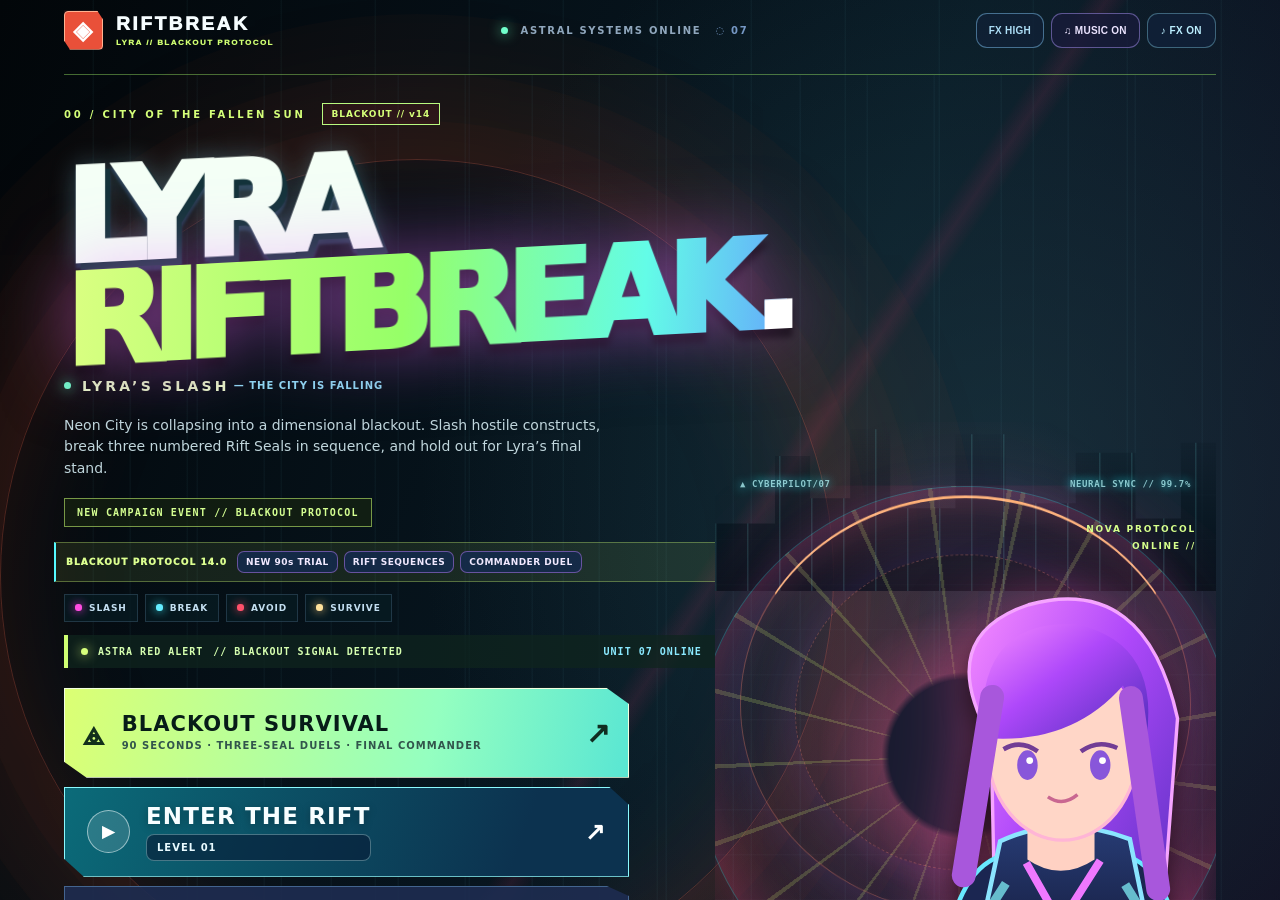
<file: index.html>
<!doctype html>
<html lang="en"><head><meta charset="utf-8"><meta name="viewport" content="width=device-width,initial-scale=1,maximum-scale=1,viewport-fit=cover,user-scalable=no,interactive-widget=resizes-content"><meta name="theme-color" content="#050b1d"><meta name="apple-mobile-web-app-capable" content="yes"><meta name="apple-mobile-web-app-status-bar-style" content="black-translucent"><title>LYRA // RIFTBREAK — REBORN v14.0</title>
<style>
:root{--pink:#ff36d9;--cyan:#55f8ff;--gold:#ffd270;--bg:#080617}*{box-sizing:border-box}html,body{height:100%;margin:0;overflow:hidden;background:#04030c;color:white;font-family:Arial,Helvetica,sans-serif;touch-action:none}canvas{display:block;position:absolute;inset:0;width:100%;height:100%;touch-action:none}#ui{position:absolute;inset:0;pointer-events:none;user-select:none}button{cursor:pointer;font:inherit;color:#fff;border:1px solid #b94af3;background:linear-gradient(120deg,#4a146c,#1a123e);padding:12px 19px;letter-spacing:.12em;font-weight:900;text-transform:uppercase;box-shadow:0 0 20px #a91ffb44,inset 0 0 12px #f24ce933}button:hover{border-color:var(--cyan);box-shadow:0 0 24px #58eaff77}button:disabled{opacity:.35;cursor:not-allowed}#top{display:flex;justify-content:space-between;align-items:flex-start;gap:8px;padding:calc(10px + env(safe-area-inset-top)) max(10px,2.5vw) 0}.stat{min-width:125px;text-align:center;background:linear-gradient(140deg,#3a0e59e8,#09091cde);clip-path:polygon(0 0,100% 0,100% 85%,92% 100%,8% 100%,0 85%);border-top:3px solid #e74fff;padding:8px 10px 15px;filter:drop-shadow(0 0 12px #bb17fa)}.stat label{font-size:clamp(11px,2vw,22px);letter-spacing:.16em;display:block;font-weight:1000;text-shadow:2px 2px #65005e}.stat strong{font-size:clamp(21px,4vw,43px);display:block;line-height:1.1;color:#ffc378;text-shadow:2px 3px #b92919,0 0 14px #ff682e;font-variant-numeric:tabular-nums}.center{width:min(43vw,460px);text-align:center}.meter{height:12px;border:2px solid #9e38da;background:#100c27;box-shadow:0 0 14px #e84bff88;overflow:hidden}.meter>div{height:100%;width:0%;background:linear-gradient(90deg,#9828fd,#46ecdb,#f3ffe8);transition:width .15s}.center .sub{font-size:clamp(10px,1.55vw,17px);margin-top:9px;letter-spacing:.16em;color:#80ffff;text-shadow:0 0 9px #14eafa;font-weight:bold}.bottom{position:absolute;bottom:calc(14px + env(safe-area-inset-bottom));left:12px;right:12px;display:flex;align-items:flex-end;justify-content:space-between;gap:10px}.health{width:min(46vw,340px);font-size:12px;font-weight:900;letter-spacing:.13em;color:#b9ffff}.bar{height:15px;border:1px solid #53f7ff;background:#0d1232;margin:6px 0 12px;box-shadow:0 0 12px #33dff777}.bar>div{height:100%;background:linear-gradient(90deg,#22dfca,#a5fffd);width:100%}.bar.mp{height:8px;border-color:#ef58f9}.bar.mp>div{background:linear-gradient(90deg,#bd32fc,#ff6fd4)}.bottom button{pointer-events:auto;font-size:11px;padding:10px}.overlay{position:absolute;inset:0;display:flex;align-items:center;justify-content:center;padding:15px;background:#040313aa;backdrop-filter:blur(9px);pointer-events:auto}.hidden{display:none!important}.panel{width:min(95vw,650px);max-height:89vh;overflow:auto;padding:clamp(20px,4vw,35px);background:linear-gradient(150deg,#200c38ef,#070b23f5 62%,#0c2440ef);border:2px solid #b343f8;box-shadow:0 0 55px #d424fb66,inset 0 0 45px #5b20a932;text-align:center}.panel h1{font-size:clamp(29px,7vw,57px);line-height:1.03;letter-spacing:.12em;margin:0 0 10px;color:#fff;text-shadow:0 0 8px #ff1ac4,0 0 35px #ea21ff}.panel h2{font-size:26px;letter-spacing:.14em;color:#86ffff}.panel p{color:#b9c8e6;line-height:1.55}.tag{font-size:11px;color:#7ffcff;letter-spacing:.3em;font-weight:bold;margin-bottom:15px}.actions{display:flex;flex-wrap:wrap;gap:10px;justify-content:center;margin-top:24px}.actions button{flex:1 1 130px}.wallet{color:#ffd978;font-weight:bold;letter-spacing:.11em}.shop-grid{display:grid;grid-template-columns:repeat(auto-fit,minmax(150px,1fr));gap:10px;margin:15px 0}.upgrade{padding:14px;border:1px solid #9142c5;background:#110d2b;text-align:left}.upgrade b{color:#8ef9ff}.upgrade small{display:block;min-height:40px;color:#adb6d5;margin:8px 0}.upgrade button{width:100%;font-size:11px;padding:9px 4px}.hint{font-size:12px!important;color:#90a2be!important}#warning{background:#1b0016aa;animation:alert .22s infinite alternate}#warning h1{color:#ff506b;font-size:clamp(38px,10vw,94px)}@keyframes alert{to{background:#300009dd}}#bossbar{position:absolute;top:clamp(100px,13vh,150px);left:21%;width:58%;text-align:center;display:none;color:#ff83dc;font-weight:900;letter-spacing:.17em;text-shadow:0 0 9px #ff15d4}#bossbar .meter{margin-top:6px}#bossbar .meter>div{background:linear-gradient(90deg,#f42a86,#ffb361)}#portalframe{width:100%;height:min(48vh,380px);border:1px solid var(--cyan);background:#050819}a{color:#73faff}#toast{position:absolute;left:50%;top:21%;transform:translateX(-50%);text-align:center;color:#ffeaa8;font-weight:900;letter-spacing:.15em;text-shadow:0 0 15px #ff27df;opacity:0;transition:opacity .15s;white-space:nowrap;font-size:clamp(15px,3vw,30px)}@media(max-width:550px){.stat{min-width:85px;padding:7px 4px 10px}.center{width:35vw}.center .sub{font-size:9px}.bottom{bottom:calc(8px + env(safe-area-inset-bottom))}.health{width:48vw}.bottom button{font-size:10px;padding:9px 8px}}
<style>
/* V1.2: reference-inspired luminous arcade cabinet */
.stat{border:2px solid #ff69ed;box-shadow:inset 0 0 30px #ff54ed45,0 0 26px #c125ff75;background:linear-gradient(145deg,#7d20a5e9,#1c0c38ef 60%,#06091aed)!important;transform:perspective(500px) rotateX(3deg)}
.stat:before{content:"";position:absolute;inset:5px;border:1px solid #ff8dec88;pointer-events:none}
.stat strong{color:#ffda77;text-shadow:0 0 6px #fff7cf,0 0 16px #ff6819,3px 4px #93242a!important}
.stat label{color:#fbedff;text-shadow:0 0 11px #ff28df,2px 2px #380056}
.center .meter{height:15px;border-color:#d35bff;box-shadow:0 0 24px #e03dff99,inset 0 0 12px #ff42ef55}
.center .meter>div{background:linear-gradient(90deg,#921bef,#3bf5dd,#eaffff)}
.center .sub{color:#72fcff;text-shadow:0 0 12px #39e8ff}
.panel{background:linear-gradient(145deg,#271048f5,#07071af8 62%,#091a39f5);border-color:#d25fff;box-shadow:0 0 70px #b824ee77,inset 0 0 40px #8427d944}
button{box-shadow:0 0 20px #d12dff55,inset 0 0 16px #ef54ff33}
#toast{color:#ffedba;text-shadow:0 0 18px #ff7c29,0 0 30px #fc3cff}
</style><style>
/* NEON ECHO: REFORGED | bespoke visual identity, not a generic modal */
:root{--ink:#05050d;--deep:#08091a;--violet:#8b38d6;--fuchsia:#ff32b6;--glacier:#53edfa;--text:#f7f7ff;--muted:#8b9cb4}
html,body{background:#04040a!important;font-family:system-ui,-apple-system,BlinkMacSystemFont,'Segoe UI',sans-serif}
button{border-radius:0;transition:transform .18s,border-color .18s,box-shadow .18s;touch-action:manipulation}
button:active{transform:scale(.975)}
#ui{z-index:4}
.hud-watermark{position:absolute;left:18px;top:51%;writing-mode:vertical-rl;letter-spacing:.35em;font-size:9px;font-weight:800;color:#7e9aff45}
#top{padding:calc(18px + env(safe-area-inset-top)) max(16px,4vw) 0;align-items:flex-start;gap:16px}
#top:before{display:none}
.stat,.stat:last-child{flex:0 0 clamp(142px,20vw,248px);min-height:104px;padding:13px 18px 16px!important;text-align:left;transform:none!important;clip-path:polygon(0 0,94% 0,100% 18%,100% 100%,0 100%)!important;border:1px solid #e947ba88!important;border-left:3px solid #fa5dc2!important;background:linear-gradient(125deg,#230f38ea,#0a0a1eea 68%,#10152ae8)!important;box-shadow:inset 0 0 35px #b422aa24,0 0 28px #e834c633!important;filter:none}
.stat:last-child{clip-path:polygon(6% 0,100% 0,100% 100%,0 100%,0 18%)!important;text-align:right;border-left:1px solid #e947ba88!important;border-right:3px solid #fa5dc2!important}
.stat:before,.stat:after{display:none!important}
.stat-kicker{color:#fd78d4;font-size:9px;font-weight:800;letter-spacing:.18em;opacity:.86;margin-bottom:7px}
.stat label{display:block;font-family:system-ui,sans-serif;font-style:normal;font-size:clamp(12px,1.8vw,17px);letter-spacing:.31em;font-weight:900;color:#f1e8ff!important;text-shadow:none!important}
.stat strong{font-family:ui-monospace,SFMono-Regular,Consolas,monospace;font-style:normal;font-size:clamp(27px,3.6vw,46px);font-weight:900;line-height:1.05;letter-spacing:.005em;color:#ffd48b!important;background:none!important;-webkit-text-fill-color:#ffd48b;filter:none!important;text-shadow:0 0 13px #fc8b4980!important}
.center{flex:1;max-width:550px;width:auto;min-width:100px;padding:7px 12px 0}
.center:before,.center:after{display:none}
.center-label{display:flex;justify-content:space-between;gap:7px;white-space:nowrap;text-transform:uppercase;font-size:9px;letter-spacing:.2em;font-weight:900;color:#c8e4ff;margin-bottom:8px}
.center-label span{color:#56f7cc}
.center .meter{height:9px;border:1px solid #7f8ab7;box-shadow:0 0 12px #57eaff35;background:#12152d}
.center .meter>div{background:linear-gradient(90deg,#ab34ff,#fa4cbd,#6bf7ef)}
#timeReadout{font-size:clamp(20px,3.4vw,43px);line-height:1.1;font-family:ui-monospace,monospace;font-weight:900;letter-spacing:.06em;margin:9px 0 0;color:#e1faff;text-shadow:0 0 17px #44cfff77}
#timeReadout .hourglass{color:#58f5ff}
.center .sub{font-family:ui-monospace,monospace;font-size:clamp(9px,1.05vw,13px);letter-spacing:.12em;margin-top:6px;color:#91dce9;text-shadow:none}
.bottom{bottom:calc(20px + env(safe-area-inset-bottom));left:max(16px,4vw);right:max(16px,4vw)}
.syslabel{display:flex;justify-content:space-between;font-size:10px;margin-bottom:11px;color:#9cbbcd}
.syslabel span{color:#fb76e3}
.health{padding:18px 20px 7px;background:linear-gradient(100deg,#0b1325e6,#170f2ae6);border-left:3px solid #6cf0ff;box-shadow:0 0 20px #37ddf622;font-size:11px;max-width:420px;width:min(45vw,420px)}
.bar{height:8px;margin:6px 0 15px}.bar.mp{height:6px}
#pulse{background:linear-gradient(135deg,#15bfc2,#154b76);border-color:#68ecff;box-shadow:0 0 23px #20dffa44}
#pause{min-width:50px}
.overlay{background:#02040ce3;backdrop-filter:blur(13px);padding:0}
#menu{background:transparent;backdrop-filter:none;overflow:auto;align-items:stretch}
.menu-shell{position:relative;width:100%;min-height:100%;padding:clamp(16px,3vw,34px) clamp(18px,5vw,76px) 20px;display:flex;flex-direction:column;isolation:isolate;background:linear-gradient(90deg,#050711f7 0%,#090a19ef 45%,#10102780 100%),radial-gradient(ellipse at 75% 48%,#843b8e2e,transparent 60%)}
.menu-shell:after{content:"";position:absolute;inset:0;z-index:-1;background:linear-gradient(0deg,#050610 4%,transparent 25%),repeating-linear-gradient(0deg,#ffffff04 0px,#ffffff04 1px,transparent 1px,transparent 6px);pointer-events:none}
.menu-topline{display:flex;align-items:center;gap:22px;padding-bottom:17px;border-bottom:1px solid #7181ac35;font-size:10px;letter-spacing:.18em;color:#a4aeca;font-weight:800}
.logo-mark{font-size:25px;color:#f8f5ff;letter-spacing:-.08em;font-weight:1000}.logo-mark span{color:#ff4bcb}
.menu-topline em{font-style:normal;color:#ff6dcb}.online{margin-left:auto;color:#71eacb;white-space:nowrap}.online i{display:inline-block;width:6px;height:6px;background:#70ffc6;border-radius:100%;box-shadow:0 0 11px #70ffc6;margin-right:7px}
.menu-hero{display:flex;flex:1;align-items:center;padding:32px 0;min-height:410px}.hero-copy{width:min(62%,700px);position:relative;z-index:2}
.eyebrow{font-size:10px;font-weight:900;letter-spacing:.21em;color:#89edfa}.tiny-square{display:inline-block;width:7px;height:7px;background:#ff47c9;transform:rotate(45deg);margin-right:10px;box-shadow:0 0 11px #ff28bd}.edition{color:#fc70c6;margin-left:15px}
.hero-title{font-weight:1000;letter-spacing:-.075em;line-height:.84;margin:27px 0 25px;font-size:clamp(75px,11.7vw,188px);text-shadow:0 0 60px #d64cea25}
.hero-title>span{display:block;color:#fff;font-weight:1000}.hero-title strong{display:block;font-weight:1000;background:linear-gradient(105deg,#fff 0%,#e8d7ff 34%,#ff74cc 78%,#ca33e9);background-clip:text;-webkit-background-clip:text;color:transparent}.title-point{color:#46f5ff;-webkit-text-fill-color:#46f5ff}
.hero-line{font-size:clamp(12px,1.6vw,20px);letter-spacing:.3em;font-weight:900;color:#fb78cf}.hero-line span{color:#6befff;padding:0 9px}
.hero-desc{max-width:480px;color:#aebcd1;line-height:1.75;font-size:clamp(12px,1.1vw,15px);margin:20px 0 18px}
.feature-row{display:flex;flex-wrap:wrap;gap:10px;color:#c6cce0;font-size:9px;letter-spacing:.13em;font-weight:850}.feature-row span{border:1px solid #7183a94d;padding:8px 10px;background:#16203942}
.hero-actions{display:flex;gap:14px;align-items:stretch;margin-top:29px;max-width:650px}
.primary-cta{min-height:83px;display:flex;align-items:center;gap:16px;padding:15px 19px;flex:1;max-width:360px;background:linear-gradient(120deg,#f43eab,#c32bc9 65%,#7534ba);border:1px solid #ffb3e9;box-shadow:0 0 35px #f126bc49;font-size:14px;letter-spacing:.08em;text-align:left}
.primary-cta small{display:block;color:#ffdaf6;font-size:9px;letter-spacing:.17em;margin-top:5px}.cta-symbol{font-size:25px}.cta-arrow{margin-left:auto;font-size:22px}
.secondary-actions{display:flex;flex:1;flex-direction:column;gap:8px}.secondary-actions button{flex:1;display:flex;justify-content:space-between;align-items:center;background:#101327d9;border:1px solid #64719699;text-align:left;font-size:10px;letter-spacing:.07em;padding:12px}
.secondary-actions button span{color:#63eff9}
.hero-currency{margin-top:30px;display:flex;flex-direction:column;align-items:flex-start;gap:5px}.hero-currency>span,.hero-currency small{font-size:9px;letter-spacing:.19em;color:#899bb3;font-weight:800}.hero-currency .wallet{font-size:20px;color:#ffd69d;letter-spacing:.08em;text-shadow:0 0 15px #ffb06d70}
.hero-graphic{position:absolute;right:4%;top:50%;transform:translateY(-50%);width:min(49vw,650px);aspect-ratio:1;pointer-events:none;z-index:1}
.halo{position:absolute;border:1px solid #ba62f6a0;inset:8%;border-radius:50%;box-shadow:0 0 23px #a94bee24,inset 0 0 25px #d442eb14;animation:halo-spin 26s linear infinite}.halo-one{border-style:dashed;inset:2%;animation-duration:34s}.halo-two{inset:19%;border-color:#53eefd8c;animation-direction:reverse;animation-duration:18s}.halo-three{inset:30%;border-width:3px;border-color:#ff5bcbb5}
@keyframes halo-spin{to{transform:rotate(360deg)}}
.orbital-core{position:absolute;inset:35%;border-radius:50%;background:radial-gradient(circle at 42% 38%,#efffff,#83f3ff 12%,#7f4cf0 33%,#340c66 58%,#050719 77%);box-shadow:0 0 50px #ff35bf9e,0 0 150px #a03cec69,inset 0 0 25px #ffffff69;border:3px solid #e7bbff}
.core-inner{position:absolute;inset:25%;display:grid;place-items:center;border-radius:50%;border:1px solid #e4ffffbb;color:#f5fdff;font-size:clamp(20px,5vw,62px);font-weight:900;text-shadow:0 0 25px #fff}
.pilot-tag,.graphic-caption{position:absolute;right:2%;top:16%;border-left:2px solid #53efff;padding:8px 12px;background:#0c1225aa;color:#eaf9ff;font:700 10px/1.6 ui-monospace,monospace;letter-spacing:.12em}.pilot-tag b{color:#6ff4f5}.graphic-caption{top:auto;bottom:16%;right:auto;left:0;border-left-color:#ff54d6;color:#b7bbd5}
.arc-left,.arc-right{position:absolute;top:49%;width:44%;border-top:1px solid #eb64e8a9;box-shadow:0 0 13px #f14be6}.arc-left{left:-18%;transform:rotate(-28deg)}.arc-right{right:-8%;transform:rotate(20deg)}
.menu-footer{border-top:1px solid #7181ac35;padding-top:15px;display:flex;flex-wrap:wrap;justify-content:space-between;gap:10px;font-size:9px;font-weight:800;letter-spacing:.14em;color:#8190a6}.menu-footer i{font-style:normal;color:#f74cbd}
#shop .panel,#paused .panel,#end .panel,#side .panel{border:1px solid #9e74c3;clip-path:polygon(0 0,95% 0,100% 8%,100% 100%,0 100%);text-align:left;background:linear-gradient(130deg,#19132df9,#070b19fa 78%);box-shadow:0 0 80px #b047ff3b}
#shop .panel h2,#paused .panel h2,#side .panel h2{font-size:clamp(25px,5vw,43px);color:#f3f8ff;letter-spacing:-.03em;text-shadow:none}
#shop .upgrade{border:1px solid #687ba277;border-left:2px solid #f468cf;background:linear-gradient(130deg,#1c1736,#0e1727)}
#shop .upgrade b{color:#ffe6ff}
#warning{background:repeating-linear-gradient(0deg,#250617cf 0,#250617cf 7px,#3c0a22e6 8px,#3c0a22e6 10px)!important;animation:alert .18s infinite alternate}
#warning h1{font-size:clamp(60px,13vw,190px);font-weight:1000;font-style:italic;letter-spacing:-.05em;color:#ff557d;text-shadow:0 0 35px #ff123d,5px 5px #43081f}
#warning .tag{color:#ffb5c9;font-size:clamp(12px,2vw,25px)}
#bossbar{top:clamp(145px,17vh,200px);background:#100b21bd;padding:10px 22px;border-top:1px solid #ff71dd88}
@media(max-width:800px){.menu-hero{min-height:0;padding:34px 0}.hero-copy{width:85%}.hero-graphic{right:-22%;opacity:.5;width:70vw}.hero-title{font-size:clamp(66px,13vw,124px)}.hero-actions{max-width:490px}}
@media(max-width:620px){#top{padding:calc(7px + env(safe-area-inset-top)) 7px 0;gap:5px}.stat,.stat:last-child{flex:0 0 29%;min-width:0;min-height:68px;padding:7px 8px!important}.stat-kicker{font-size:6px;letter-spacing:.06em;margin-bottom:4px}.stat label{font-size:9px;letter-spacing:.18em}.stat strong{font-size:clamp(19px,5vw,28px)}.center{min-width:0;padding:5px 0 0}.center-label{font-size:6px;letter-spacing:0}.center-label span{display:none}#timeReadout{font-size:17px;margin-top:7px}.center .sub{font-size:8px;letter-spacing:0}.hud-watermark{display:none}.menu-shell{padding:20px 20px 24px;min-height:100svh}.menu-topline{font-size:8px;gap:9px}.menu-topline em{display:none}.online{font-size:7px}.menu-hero{align-items:flex-start;padding:55px 0 30px}.hero-copy{width:100%}.hero-graphic{width:94vw;right:-40%;top:38%;opacity:.32}.eyebrow{font-size:8px;letter-spacing:.07em}.edition{margin-left:5px}.hero-title{font-size:clamp(70px,18vw,116px);margin:22px 0}.hero-line{font-size:11px;letter-spacing:.12em}.hero-desc{font-size:13px;max-width:330px}.feature-row{font-size:8px;gap:6px}.hero-actions{flex-direction:column;margin-top:26px}.primary-cta{max-width:none;min-height:73px}.secondary-actions{flex-direction:row}.secondary-actions button{font-size:9px;padding:11px 9px}.hero-currency{margin-top:21px}.menu-footer{font-size:8px;line-height:1.9}.health{padding:8px 10px 2px;width:51vw;font-size:9px}.syslabel{font-size:8px}.bottom{left:7px;right:7px;bottom:calc(7px + env(safe-area-inset-bottom))}.bottom button{padding:8px;font-size:10px}}

/* V2.0 high fidelity arcade composition */
:root{--pink:#ff24ec;--cyan:#00f0ff;--gold:#ffe079;--bg:#05020a}
#top{padding:calc(3px + env(safe-area-inset-top)) max(9px,9vw) 0;gap:0;position:relative;z-index:2}
#top:before{content:"";position:absolute;z-index:-1;top:17px;left:20%;right:20%;height:84px;clip-path:polygon(0 0,50% 100%,100% 0,100% 24%,50% 100%,0 24%);background:linear-gradient(180deg,#ff00ef70,#59047477 56%,transparent);filter:drop-shadow(0 0 16px #ff18f2);pointer-events:none}
.stat{transform:skewY(-1deg)!important;min-height:95px;border:3px solid #ff53f0!important;background:linear-gradient(120deg,#1b082b 4%,#5a0b6c 48%,#13051f 95%)!important;box-shadow:0 0 3px #ffadfa,0 0 28px #ed25fbaa,inset 0 0 35px #eb35ff88!important}
.stat:last-child{transform:skewY(1deg)!important}
.stat label{color:#ffe9ff!important;font-weight:1000;letter-spacing:.09em;text-shadow:2px 3px #23002d,0 0 8px #ff42e5!important}
.stat strong{display:block;background:linear-gradient(#fff8bc,#ffcb49 48%,#ff7429 75%,#aa2b12);background-clip:text;-webkit-background-clip:text;color:transparent!important;filter:drop-shadow(0 2px 1px #460c12) drop-shadow(0 0 6px #ff662a);text-shadow:none!important}
.center .meter{border:3px solid #d93afc;box-shadow:0 0 5px #fff3,0 0 20px #fb25ffb8}
.center .sub{margin-top:4px;color:#63efff}
#timeReadout{font-family:monospace;font-weight:900;font-size:clamp(16px,2.9vw,37px);color:#42f4ff;letter-spacing:.08em;text-shadow:0 0 8px #00eaff,0 0 20px #00c6ff}
.bottom{z-index:3}
.panel{border:2px solid #f451ff;background:linear-gradient(155deg,#2b0b46f7,#060815fa 60%,#0d1334fa);box-shadow:0 0 50px #ef22ed79,inset 0 0 35px #f04fff29}
.panel h1{color:white;text-shadow:0 0 9px #f0f,0 0 35px #f0f}
@media(max-width:620px){#top:before{top:10px;height:40px}.stat{min-height:58px}.stat strong{font-size:clamp(20px,6vw,27px)}.center{width:35vw}#timeReadout{font-size:clamp(14px,4vw,20px)}}

/* Arcade reference fidelity v1.3 */
html,body{background:#05020a!important}
#top{padding-top:calc(3px + env(safe-area-inset-top));padding-left:max(11px,10vw);padding-right:max(11px,10vw);gap:2px;align-items:flex-start}
.stat{position:relative;min-width:clamp(95px,17vw,235px);padding:4px 12px 14px!important;clip-path:polygon(8% 0,96% 0,100% 10%,100% 89%,94% 100%,3% 100%,0 93%,0 12%);background:linear-gradient(155deg,#2b073de8 4%,#a900c4cc 52%,#220537ee 100%)!important;border:2px solid #f837fd!important;box-shadow:0 0 6px #ff20e6,0 0 22px #e100ffad,inset 0 0 28px #ec15ffa0!important;filter:drop-shadow(0 0 8px #ff39f3);transform:none}
.stat:after{content:'';position:absolute;inset:6px;clip-path:polygon(5% 0,97% 0,100% 13%,100% 90%,95% 100%,3% 100%,0 88%,0 10%);border:1px solid #ffbbff7d;pointer-events:none}
.stat label{font-family:Impact,'Arial Black',sans-serif;font-style:italic;font-size:clamp(15px,2.5vw,33px);letter-spacing:.11em;color:#f9daff;text-shadow:2px 2px 0 #240027,0 0 11px #ff00ff}
.stat strong{font-family:Impact,'Arial Black',sans-serif;font-style:italic;font-size:clamp(25px,4.4vw,57px);letter-spacing:.045em;color:#ffd06b;text-shadow:0 2px 0 #a32309,0 5px 0 #62110d,0 0 12px #ffae38,0 0 22px #ff5b26}
.center{width:min(40vw,440px);padding-top:0}
.center:before,.center:after{height:11px;top:29px;border-top:4px solid #ff3bfa;box-shadow:0 0 12px #f0f}
.center .meter{height:22px;border:3px solid #df40f7;background:#13092a;box-shadow:0 0 22px #ed39ffb0,inset 0 0 16px #f6f8}
.center .meter>div{background:linear-gradient(90deg,#6e0bc1,#28badd 48%,#40f8de 78%,#efffff)}
.center .sub{font-family:'Courier New',monospace;font-size:clamp(11px,2.3vw,29px);line-height:1;letter-spacing:.1em;color:#42ecff;text-shadow:0 0 13px #00f0ff}
#timeReadout{font-family:'Courier New',monospace;font-weight:900;font-size:clamp(15px,3vw,40px);color:#00f0ff;text-shadow:0 0 7px #00f0ff,0 0 21px #009eff;margin-top:4px;letter-spacing:.02em}
#timeReadout .hourglass{font-size:.86em;display:inline-block;transform:rotate(-15deg);margin-right:10px}
@media(max-width:620px){#top{padding-left:7px;padding-right:7px}.stat{min-width:89px;padding:4px 4px 9px!important}.stat label{font-size:14px}.stat strong{font-size:26px}.center{width:34vw}.center .meter{height:13px;border-width:2px}.center .sub{font-size:9px;letter-spacing:0}#timeReadout{font-size:17px}#timeReadout .hourglass{margin-right:3px}}
</style></style><style>
.build-stamp{position:absolute;right:clamp(14px,3vw,38px);bottom:clamp(10px,2vw,24px);font:900 11px ui-monospace,monospace;letter-spacing:.15em;color:#53f6ff;background:#07152be8;border:1px solid #53f6ff;padding:9px 13px;box-shadow:0 0 18px #00eaff77;z-index:20;pointer-events:none}

@media(max-width:620px){.build-stamp{font-size:9px;bottom:10px;right:10px;padding:6px}}
</style><style>
/* V3.2 usability and accessible interaction */
.hero-actions{align-items:stretch}.howto-link{display:flex;gap:15px;justify-content:space-between;align-items:center;margin-top:14px;padding:12px 16px;font-size:12px;letter-spacing:.1em;color:#e9f7ff;background:#16213ce9;border:1px solid #6a91bb;box-shadow:none;min-height:45px}.howto-link span{font-size:10px;color:#68eaff}
.primary-cta{background:linear-gradient(120deg,#eb36a4,#b322bc);font-size:clamp(15px,1.9vw,20px);border:2px solid #ffc0ee}
button:focus-visible,a:focus-visible{outline:3px solid #75faff;outline-offset:3px}
.tutorial-panel{max-width:630px;text-align:left!important}.tutorial-grid{display:grid;grid-template-columns:1fr 1fr;gap:10px;margin:18px 0}.tutorial-grid>div{background:#121930;border:1px solid #435478;padding:16px;display:flex;flex-direction:column;gap:8px}.tutorial-grid b{font-size:13px;letter-spacing:.07em}.tutorial-grid span{font-size:12px;color:#c9d7e9;line-height:1.5}.tutorial-grid .pink{color:#ff8be8}.tutorial-grid .cyan{color:#73f4ff}.tutorial-grid .green{color:#69ffc2}.tutorial-grid .red{color:#ff917f}.tutorial-check{display:flex;align-items:center;gap:9px;color:#bbc8e3;font-size:12px;margin-top:15px}.tutorial-check input{width:17px;height:17px;accent-color:#45dfff}
#toast{background:#070d26ba;border:1px solid #52edff66;padding:9px 16px;max-width:calc(100vw - 30px);white-space:normal;line-height:1.3}
#pulse{min-width:116px;font-size:11px;font-weight:900}
@media(max-width:620px){.hero-title{font-size:clamp(61px,17vw,100px)}.hero-actions{margin-top:17px}.hero-desc{margin:14px 0}.menu-hero{padding-top:38px}.menu-footer{padding-top:9px}.tutorial-grid{grid-template-columns:1fr 1fr;gap:7px}.tutorial-grid>div{padding:11px}.tutorial-panel{padding:22px}.tutorial-grid b{font-size:11px}.tutorial-grid span{font-size:11px}#pulse{min-width:103px}}
@media(max-height:740px){.menu-hero{padding-top:15px;padding-bottom:12px}.hero-title{margin:12px 0}.hero-desc{margin:10px 0}.hero-actions{margin-top:14px}.hero-currency{margin-top:10px}}
</style><style>
/* v3.3: strict stacking and no-overlap responsive layout */
#ui{z-index:3}#top{position:absolute;top:0;left:0;right:0;display:grid;grid-template-columns:minmax(0,1fr) minmax(130px,1.5fr) minmax(0,1fr);gap:clamp(8px,1.5vw,22px);align-items:start;max-width:1200px;margin:auto;box-sizing:border-box}
.stat,.stat:last-child{width:100%;min-width:0;max-width:none;flex:none;overflow:hidden}
.stat strong{font-size:clamp(24px,3.2vw,43px);white-space:nowrap}
.center{width:100%;max-width:none;min-width:0;flex:none}
#bossbar{top:clamp(148px,20vh,205px);left:25%;width:50%;z-index:2;pointer-events:none}
#toast{top:29%;max-width:min(620px,90vw);z-index:2}
.bottom{display:flex;justify-content:space-between;align-items:flex-end;gap:14px;pointer-events:none}
.bottom>div:last-child{display:flex;flex-shrink:0;align-items:center;gap:8px;pointer-events:auto}
.health{flex:0 1 360px;min-width:0}
.menu-shell{overflow-x:hidden}
.menu-hero{position:relative;display:grid;grid-template-columns:minmax(0,1fr) minmax(0,.75fr);gap:28px;align-items:center;min-height:0}
.hero-copy{width:100%;min-width:0}
.hero-graphic{position:relative;top:auto;right:auto;transform:none;width:100%;max-width:560px;justify-self:center;min-width:0}
.hero-title{font-size:clamp(66px,9vw,145px);overflow:visible;line-height:.94;white-space:nowrap}
.hero-actions{max-width:100%;flex-wrap:wrap}
.menu-footer{position:relative;z-index:3;padding-right:160px}
.build-stamp{position:fixed;bottom:8px;right:12px}
#howto,#shop,#side,#paused,#end{overflow-y:auto;padding:24px 12px;align-items:safe center}
#howto .panel,#shop .panel,#side .panel,#paused .panel,#end .panel{max-height:calc(100dvh - 48px);min-width:0}
@media(max-width:900px){
.menu-hero{grid-template-columns:minmax(0,1fr)}
.hero-copy{position:relative;z-index:2}
.hero-graphic{position:absolute;right:-12%;top:9%;width:65%;max-width:530px;opacity:.24;z-index:0}
.hero-title{font-size:clamp(64px,12vw,112px)}
.menu-footer{padding-right:0;padding-bottom:30px}
.build-stamp{position:absolute;bottom:7px;right:12px}
}
@media(max-width:620px){
#top{display:grid;grid-template-columns:minmax(0,1fr) minmax(0,1.04fr) minmax(0,1fr);gap:4px;padding:calc(8px + env(safe-area-inset-top)) 7px 0}
.stat,.stat:last-child{width:100%;min-width:0;min-height:66px;padding:7px 5px!important}
.stat strong{font-size:clamp(17px,5vw,26px)}
.stat-kicker{display:none}.stat label{font-size:10px}
.center{min-width:0;padding:5px 0 0}.center-label{display:none}#timeReadout{font-size:clamp(13px,4vw,18px);white-space:nowrap;text-align:center}.center .sub{font-size:8px;white-space:normal;line-height:1.3}
#bossbar{top:calc(105px + env(safe-area-inset-top));left:12%;width:76%;font-size:12px}
#toast{top:23%;font-size:15px}
.bottom{left:8px;right:8px;bottom:calc(9px + env(safe-area-inset-bottom));gap:8px}
.health{flex:1 1 auto;width:auto;max-width:56%;padding:8px 10px 1px;font-size:9px}
.syslabel{display:none}
.bottom>div:last-child{flex:0 0 auto;gap:5px}
#pulse{min-width:0;max-width:110px;font-size:9px;padding:10px 7px;white-space:normal;line-height:1.2}
#pause{min-width:36px;padding:10px 8px}
.menu-shell{padding:18px 18px 40px;min-height:100dvh}
.menu-hero{display:block;padding:30px 0 12px}
.hero-copy{width:100%}
.hero-graphic{right:-37%;top:18%;width:98%;opacity:.18}
.hero-title{font-size:clamp(62px,17vw,103px);white-space:nowrap}
.hero-actions{display:flex;flex-direction:column;gap:9px}
.primary-cta{min-height:65px;width:100%;max-width:none}
.secondary-actions{display:grid;grid-template-columns:1fr 1fr;gap:7px;width:100%}
.secondary-actions button{min-width:0;white-space:normal;overflow-wrap:anywhere}
.hero-desc{max-width:100%}
.feature-row{gap:5px}
.feature-row span{font-size:7px;letter-spacing:0}
.menu-footer{padding:8px 0 27px;gap:6px;font-size:7px}
.build-stamp{font-size:8px;bottom:8px;right:10px}
.tutorial-grid{grid-template-columns:1fr 1fr}
}
@media(max-width:380px){.hero-title{font-size:16.3vw}.hero-line{font-size:9px}.secondary-actions{grid-template-columns:1fr}.stat strong{font-size:17px}#timeReadout{font-size:13px}.bottom{gap:4px}#pulse{max-width:82px}}
@media(max-height:650px) and (min-width:621px){.menu-shell{overflow-y:auto}.menu-hero{padding:16px 0}.hero-title{font-size:clamp(55px,8vw,105px);margin:10px 0}.hero-desc{margin:10px 0}.hero-actions{margin-top:12px}.hero-currency{margin-top:12px}.hero-graphic{max-width:380px}.bottom{bottom:8px}#toast{top:26%}}
</style><style>
/* v3.4 hard separation: content-driven rather than overlapping absolute decor */
#menu{position:absolute;inset:0;overflow-y:auto!important;overflow-x:hidden!important;display:block!important}
#menu.hidden{display:none!important}
#menu .menu-shell{display:flex!important;min-height:100%;height:auto!important;overflow:visible!important;box-sizing:border-box;padding:20px clamp(16px,4vw,54px) 26px!important}
#menu .menu-topline{flex:0 0 auto}
#menu .menu-hero{display:block!important;position:relative;min-height:0!important;padding:clamp(22px,5vh,60px) 0 20px!important}
#menu .hero-copy{width:min(100%,650px)!important;max-width:100%!important;position:relative;z-index:3;min-width:0}
#menu .hero-graphic{display:none!important}
#menu .hero-title{font-size:clamp(56px,10vw,126px)!important;white-space:normal!important;overflow-wrap:normal!important;line-height:.98!important;margin:20px 0!important}
#menu .hero-desc{max-width:550px!important}
#menu .hero-actions{display:grid!important;grid-template-columns:minmax(0,1fr);gap:10px;width:min(100%,550px)!important}
#menu .primary-cta{width:100%;max-width:none!important;min-height:68px}
#menu .secondary-actions{display:grid!important;grid-template-columns:repeat(2,minmax(0,1fr))!important;gap:10px;width:100%}
#menu .secondary-actions button{width:100%;min-width:0;min-height:55px;overflow-wrap:break-word;white-space:normal}
#menu .howto-link{max-width:550px;width:100%;min-height:48px}
#menu .hero-currency{margin-top:18px!important}
#menu .menu-footer{position:relative!important;display:flex!important;gap:10px;flex-wrap:wrap;padding:15px 0 34px!important;margin-top:auto}
#menu .build-stamp{position:static!important;display:inline-block;align-self:flex-end;flex-shrink:0;margin-top:8px;font-size:9px!important}
#top{width:100%;max-width:none!important;grid-template-columns:minmax(0,1fr) minmax(0,1.25fr) minmax(0,1fr)!important;gap:8px!important;padding:calc(10px + env(safe-area-inset-top)) clamp(8px,2vw,28px) 0!important}
#top .stat,#top .stat:last-child{min-width:0!important;width:100%!important;overflow:hidden!important;clip-path:none!important;border:1px solid #df5dc4!important;min-height:0!important;max-height:120px}
#top .stat strong{font-size:clamp(18px,3.4vw,42px)!important;white-space:nowrap;overflow:hidden;text-overflow:clip}
#top .center{min-width:0!important;padding:0!important}
#top .center .sub{white-space:normal!important;overflow-wrap:anywhere}
#bossbar{top:calc(146px + env(safe-area-inset-top))!important;left:20%!important;width:60%!important}
#toast{top:35%!important;max-width:85vw}
.bottom{display:grid!important;grid-template-columns:minmax(0,1fr) auto!important;align-items:end;gap:10px!important}
.bottom .health{width:100%!important;max-width:340px;min-width:0!important}
.bottom>div:last-child{display:flex;flex-wrap:nowrap;gap:6px}
#pulse{min-width:0!important;max-width:125px;white-space:normal}
@media(max-width:620px){
#menu .menu-shell{padding:15px 17px 22px!important}
#menu .menu-hero{padding:24px 0 12px!important}
#menu .hero-title{font-size:clamp(54px,17vw,90px)!important;line-height:.92!important;margin:16px 0!important}
#menu .hero-desc{font-size:12px}
#menu .secondary-actions{grid-template-columns:1fr 1fr!important}
#menu .secondary-actions button{font-size:10px;min-height:48px}
#menu .menu-footer{padding-bottom:10px!important}
#menu .build-stamp{font-size:8px!important}
#top{grid-template-columns:minmax(0,1fr) minmax(0,1.08fr) minmax(0,1fr)!important;gap:4px!important;padding:calc(6px + env(safe-area-inset-top)) 5px 0!important}
#top .stat,#top .stat:last-child{padding:5px 3px!important;min-height:60px!important}
#top .stat label{font-size:9px!important;letter-spacing:.08em}
#top .stat strong{font-size:clamp(15px,4.6vw,23px)!important}
#top .center-label{display:none}
#timeReadout{font-size:clamp(12px,3.9vw,18px)!important;letter-spacing:0!important;margin:6px 0 0!important}
#timeReadout .hourglass{margin-right:1px!important}
#top .center .sub{font-size:7px!important;line-height:1.2!important;letter-spacing:0!important}
#bossbar{top:calc(95px + env(safe-area-inset-top))!important;left:10%!important;width:80%!important}
#toast{top:26%!important}
.bottom{left:5px!important;right:5px!important;gap:5px!important}
.bottom .health{padding:6px 7px!important;font-size:9px!important}
#pulse{max-width:90px!important;font-size:9px!important;padding:9px 5px!important}
#pause{min-width:32px!important;padding:9px 6px!important}
}
@media(max-width:360px){#menu .hero-title{font-size:16vw!important}#menu .secondary-actions{grid-template-columns:1fr!important}#top .stat strong{font-size:14px!important}}
@media(max-height:550px) and (orientation:landscape){#menu .menu-hero{padding:8px 0!important}#menu .hero-title{font-size:60px!important}#menu .hero-desc{margin:8px 0!important}#menu .hero-actions{margin-top:9px!important}#menu .hero-currency{margin-top:9px!important}.bottom .health{padding:3px 6px!important}}
</style><style>
/* ORBIT & ECHO shared UI language — v4.0. Scoped late overrides to avoid old design conflicts. */
:root{--orbit-cyan:#80eeff;--orbit-purple:#b197ff;--orbit-surface:#101b33;--orbit-muted:#a8bdd7}
html,body{color:#e8f8ff;font-family:system-ui,-apple-system,'Segoe UI',sans-serif}
button{border-radius:13px!important;text-transform:none!important;letter-spacing:.025em!important;font-weight:800!important;background:linear-gradient(135deg,#20385d,#282047)!important;border:1px solid #8ceaff77!important;box-shadow:0 5px 19px #0007!important;color:#f3fbff!important}
button:hover{border-color:#98eeff!important;box-shadow:0 0 20px #60d9ff55!important}
#menu{position:absolute;inset:0;overflow:auto!important;background:#030710b5!important;backdrop-filter:blur(7px)}
#menu .orbit-hub{width:min(100%,980px)!important;min-height:0!important;height:auto!important;margin:auto;padding:20px clamp(16px,4vw,38px) 22px!important;border:1px solid #6be9ff45;border-radius:24px!important;background:linear-gradient(154deg,#15233de8,#0b1128ed 55%,#1b1130eb)!important;box-shadow:0 0 65px #6255ff38!important;overflow:visible!important;display:flex!important;flex-direction:column!important;gap:16px!important}
#menu .orbit-hub:after,#menu .orbit-hub:before{display:none!important}
#menu .menu-topline{display:flex;align-items:center;justify-content:space-between;gap:12px;padding:0 0 14px;border-bottom:1px solid #93baff2c}
#menu .logo-mark{font-size:clamp(16px,2.3vw,23px);font-weight:900;letter-spacing:.01em;color:#85efff}
#menu .logo-mark span{color:#eafaff}
#menu .hub-mode{font-size:10px;letter-spacing:.13em;color:#a9bbd8}
#menu .hub-mode em{color:#b7a5ec}
#menu .online{color:#78ffcc;font-size:10px;letter-spacing:.08em}
#menu .menu-hero{display:block!important;position:relative;min-height:0!important;padding:clamp(10px,3vh,28px) 0!important}
#menu .hero-copy{width:100%!important;max-width:680px!important;margin:auto;z-index:2}
#menu .eyebrow{font-size:11px;font-weight:800;letter-spacing:.1em;color:#75f6ff}
#menu .edition{color:#b9a8e9}
#menu .hero-title{font-size:clamp(54px,10vw,105px)!important;letter-spacing:-.065em;line-height:.86!important;margin:22px 0 16px!important;white-space:normal!important;text-shadow:0 0 38px #5db7ff20}
#menu .hero-title>span{color:#effaff}
#menu .hero-title strong{background:linear-gradient(95deg,#71f7ff,#e1a1ff);background-clip:text;-webkit-background-clip:text;color:transparent}
#menu .title-point{-webkit-text-fill-color:#82f6ff;color:#82f6ff}
#menu .hero-line{font-size:15px;letter-spacing:.15em;color:#c4b5ef}
#menu .hero-desc{font-size:14px;max-width:550px;line-height:1.55;color:#b4c6db;margin:14px 0}
#menu .feature-row{gap:8px}
#menu .feature-row span{border:1px solid #81ccfa3b;border-radius:100px;padding:8px 12px;background:#1229449c;font-size:10px;color:#d5f5ff;letter-spacing:.02em}
#menu .hero-actions{display:grid!important;grid-template-columns:1fr;gap:10px;max-width:550px!important;margin-top:22px!important}
#menu .primary-cta{width:100%;max-width:none!important;min-height:68px;border-radius:16px!important;background:linear-gradient(110deg,#158baa,#6151c6)!important;border:1px solid #b0f5ff88!important;box-shadow:0 0 27px #49d9ff33!important;font-size:17px;justify-content:space-between}
#menu .primary-cta small{color:#d8f5ff;font-size:10px}
#menu .secondary-actions{display:grid!important;grid-template-columns:1fr 1fr!important;gap:10px;width:100%}
#menu .secondary-actions button{width:100%;min-width:0;min-height:54px;font-size:12px;background:linear-gradient(125deg,#20345b,#2c2250)!important;text-align:left}
#menu .howto-link{max-width:550px;width:100%;margin:12px 0 0;min-height:46px;border-radius:13px!important;font-size:12px;background:#0e1b30f2!important}
#menu .howto-link span{font-size:10px;color:#94effa}
#menu .hero-currency{margin-top:19px!important;border-top:1px solid #93baff28;padding-top:13px}
#menu .hero-currency>span,#menu .hero-currency small{color:#9fb1ca}
#menu .hero-currency .wallet{font-size:19px;color:#ffdea2}
#menu .menu-footer{display:flex!important;justify-content:space-between;gap:10px;position:static!important;margin-top:0!important;padding:12px 0 0!important;border-top:1px solid #93baff28;color:#a3b5d1;font-size:10px}
#menu .build-stamp,#menu .hero-graphic{display:none!important}
#howto .panel,#shop .panel,#paused .panel,#end .panel,#side .panel{border-radius:23px!important;clip-path:none!important;max-width:650px;border:1px solid #78eaff66!important;background:linear-gradient(154deg,#14213d,#0c1025 55%,#160f2c)!important;box-shadow:0 0 65px #6c59ff33!important;text-align:left}
#howto .panel:before,#shop .panel:before,#paused .panel:before,#end .panel:before,#side .panel:before{display:none}
#howto .panel h2,#shop .panel h2,#paused .panel h2,#end .panel h1,#side .panel h2{color:#8ff2ff!important;text-shadow:none!important;letter-spacing:.01em!important}
#shop .upgrade,.tutorial-grid>div{border-radius:14px;border:1px solid #78daff35;background:#10203a}
#shop .upgrade button{border-radius:10px!important}
#top{max-width:1200px!important}
#top .stat,#top .stat:last-child{border-radius:15px!important;clip-path:none!important;background:linear-gradient(145deg,#11213bdc,#231337dc)!important;border:1px solid #81eaff60!important;border-left:1px solid #81eaff60!important;border-right:1px solid #81eaff60!important;box-shadow:0 0 20px #4cb5ff22!important}
#top .stat-kicker{color:#84eafa}
#top .stat strong{color:#ffe0aa!important;-webkit-text-fill-color:#ffe0aa;filter:none!important}
#top .center .meter{border-radius:100px;border-color:#81eaff67;box-shadow:0 0 12px #60dfff36}
#top .center .meter>div{background:linear-gradient(90deg,#5df9ff,#b076ff)}
#timeReadout{color:#94f8ff;text-shadow:0 0 12px #5fc9ff65}
.bottom .health{border-radius:15px;border:1px solid #6ce8ff60;border-left:1px solid #6ce8ff60;background:#10223ad9;box-shadow:0 0 18px #6ceaff22}
#pulse{background:linear-gradient(115deg,#188fa9,#6153c3)!important}
#toast{border-radius:14px!important;background:#0c2039e9;border:1px solid #7cecff77}
#bossbar{border-radius:14px;border:1px solid #f77bb366;background:#22122dcc}
@media(max-width:620px){
#menu .orbit-hub{padding:16px!important;gap:8px!important;border-radius:0!important;min-height:100dvh!important}
#menu .menu-topline{gap:5px}
#menu .hub-mode{display:none}
#menu .hero-title{font-size:clamp(58px,17vw,88px)!important;margin:14px 0!important}
#menu .hero-desc{font-size:12px}
#menu .feature-row span{font-size:9px;padding:7px 9px}
#menu .secondary-actions{grid-template-columns:1fr 1fr!important}
#menu .secondary-actions button{font-size:10px;padding:10px}
#menu .menu-footer{font-size:8px;flex-wrap:wrap}
#menu .hero-currency{margin-top:11px!important}
#top .stat,#top .stat:last-child{border-radius:9px!important}
#howto .panel,#shop .panel,#paused .panel,#end .panel,#side .panel{border-radius:18px!important}
}
</style><style>
/* Persistent stage campaign: Orbit & Echo style cards */
#menu .hero-actions{display:grid!important;grid-template-columns:repeat(2,minmax(0,1fr));gap:10px}
#menu #continueBtn{grid-column:1/-1;display:flex;align-items:center;justify-content:center;gap:16px;width:100%;background:linear-gradient(115deg,#117f9c,#6853be)!important;color:#fff!important;border-color:#82ffff!important}
#menu #continueBtn small{font-size:11px;color:#d2fbff}
#menu #levelsBtn{grid-column:1/-1;min-height:48px;background:#172d48!important;border-color:#79cefa88!important}
#menu #start{grid-column:1/-1;min-height:52px;background:linear-gradient(115deg,#253a5d,#312454)!important;font-size:14px}
#menu .secondary-actions{grid-column:1/-1}
.levels-panel{max-width:700px!important;max-height:88dvh!important;overflow-y:auto!important}
.levels-panel h2{font-size:clamp(25px,5vw,35px);color:#8ff2ff}
.level-grid{display:grid;grid-template-columns:repeat(4,minmax(0,1fr));gap:10px;margin:18px 0}
.level-tile{min-height:81px;display:flex;flex-direction:column;align-items:flex-start;justify-content:center;gap:9px;padding:12px 14px!important;border-radius:14px!important;text-align:left;background:linear-gradient(130deg,#173950,#222450)!important;border:1px solid #78eaff99!important}
.level-tile small{font-size:9px;color:#9ffbe9;letter-spacing:.05em}
.level-tile .level-num{font-size:14px;color:#efffff;font-weight:900}
.level-tile.selected{box-shadow:inset 0 0 20px #60eeff33,0 0 17px #3cf2ff44!important}
.level-tile.locked{opacity:.43;background:#101726!important;border-color:#54637a!important;cursor:not-allowed}
.level-tile.locked small{color:#bdc8d8}
@media(max-width:620px){.level-grid{grid-template-columns:repeat(3,minmax(0,1fr));gap:8px}.level-tile{min-height:73px;padding:10px!important}.level-tile .level-num{font-size:11px}.levels-panel{padding:19px!important}#menu #continueBtn{min-height:58px}#menu #start{min-height:45px}}
</style><style>
/* Focus gameplay away from browser / home gesture strips; actual OS gestures cannot be disabled in Safari. */
#game{touch-action:none!important;overscroll-behavior:none;-webkit-user-select:none;user-select:none;-webkit-touch-callout:none}
html,body{overscroll-behavior:none!important;-webkit-user-select:none;user-select:none;-webkit-touch-callout:none}
#game::selection{background:transparent}
@media(pointer:coarse){.bottom{bottom:calc(24px + env(safe-area-inset-bottom))!important}#menu button,.overlay button{touch-action:manipulation}}
</style><style>
/* Room for thumb input: visually mark the hazardous iOS browser swipe strips. */
@media(pointer:coarse){
  #game{touch-action:none!important}
  body:has(#ui:not(.hidden))::after{content:'TAP TARGETS OR SLASH IN THE CENTER';position:fixed;bottom:calc(136px + env(safe-area-inset-bottom));left:50%;transform:translateX(-50%);z-index:5;pointer-events:none;border-radius:999px;padding:6px 12px;background:#07192bbf;border:1px solid #6ceeff35;color:#a1dbe7;font:700 9px system-ui;white-space:nowrap;letter-spacing:.08em;opacity:.7}
}
</style><style>/* v4.5: Hide all decorative HUD watermark labels, keep score/timer/combo legible. */#ui .hud-watermark,#ui .hud-build,#ui .build-stamp{display:none!important}#top{isolation:isolate}</style><style>#bossHint{position:absolute;top:calc(158px + env(safe-area-inset-top));left:50%;transform:translateX(-50%);width:min(88vw,560px);z-index:12;padding:9px 13px;border:1px solid #59eaffaa;border-radius:13px;background:#061c31e9;color:#a6fbff;box-shadow:0 0 17px #00caff55;text-align:center;pointer-events:none;font:800 clamp(10px,2.6vw,15px) system-ui;letter-spacing:.03em}#bossHint.exposed{color:#ffe6aa;border-color:#ffcb74;background:#311727ed;box-shadow:0 0 20px #ffad6955}@media(max-width:620px){#bossHint{top:calc(115px + env(safe-area-inset-top));padding:8px 6px}}</style><style>
#skillCallout{box-sizing:border-box;text-align:center;position:absolute;z-index:28;max-width:245px;padding:10px 12px;border-radius:12px;border:1px solid #ffe28b;background:#12263bf2;color:#fff0b3;font:900 12px system-ui;box-shadow:0 0 27px #ffe88a77;pointer-events:none;animation:skillNudge .7s ease-in-out infinite alternate}
#skillCallout span{display:block;font-size:25px;line-height:1;color:#8efaff;margin:4px auto -5px}
#pulse.pulse-spotlight{border:2px solid #ffe898!important;box-shadow:0 0 28px #ffe898aa,0 0 44px #32eaff66!important;animation:skillNudge .7s ease-in-out infinite alternate}
@keyframes skillNudge{to{transform:translateY(-5px)}}
#warning{background:repeating-linear-gradient(0deg,#4c001644 0 7px,#0c0009aa 7px 14px),#14000cdd!important;animation:warningSiren .23s alternate infinite!important}
#warning .panel{border-color:#ff5977!important;box-shadow:0 0 65px #ff244f88!important;animation:warningZoom 3.1s ease-out both}
#warning h1{text-shadow:0 0 25px #ff224b,0 0 60px #ff1948!important}
@keyframes warningSiren{to{filter:brightness(1.5)}}@keyframes warningZoom{from{transform:scale(.76);opacity:.3}35%{transform:scale(1.04);opacity:1}to{transform:scale(1);opacity:1}}
@media(max-width:600px){#skillCallout{font-size:10px;max-width:195px}}
</style><style>
#lyraChibi{position:absolute;right:clamp(8px,2vw,32px);top:30%;width:clamp(70px,12vw,120px);z-index:3;pointer-events:none;filter:drop-shadow(0 0 12px #b460ff88);opacity:.94;animation:lyraFloat 3s ease-in-out infinite}
#lyraChibi svg{width:100%;height:auto;overflow:visible}#lyraChibi span{display:block;text-align:center;font:800 9px system-ui;color:#a5faff;background:#061629bf;border:1px solid #70e8ff55;border-radius:20px;padding:4px}
#lyraMoment{position:absolute;inset:0;z-index:26;overflow:hidden;pointer-events:none;background:linear-gradient(110deg,#070c29f0 0%,#311354d0 51%,#0b052c33);animation:lyraArrive .3s ease-out both}
#lyraMoment svg{position:absolute;height:min(94%,670px);width:auto;max-width:65%;right:4%;bottom:-6%;filter:drop-shadow(0 0 42px #d069ff99)}
.lyraMomentGlow{position:absolute;right:0;top:0;width:67%;height:100%;background:radial-gradient(ellipse at 64% 50%,#d45cff5a,transparent 67%)}
.lyraMomentCopy{position:absolute;left:5%;top:37%;max-width:50%;display:flex;flex-direction:column;gap:12px}
.lyraMomentCopy small{color:#96faff;font:800 clamp(10px,1.6vw,17px) system-ui;letter-spacing:.2em}
.lyraMomentCopy strong{font:1000 clamp(34px,6.5vw,94px)/.97 system-ui;color:#fff;text-shadow:0 0 20px #ff52ef,0 0 38px #b52bff}
.lyraMomentCopy span{font:800 clamp(11px,2vw,23px) system-ui;color:#9efaff;letter-spacing:.06em}
@keyframes lyraFloat{50%{transform:translateY(-8px)}}@keyframes lyraArrive{from{opacity:0;transform:translateX(25px)}to{opacity:1;transform:translateX(0)}}
@media(max-width:620px){#lyraChibi{right:8px;top:35%;width:65px;opacity:.72}#lyraChibi span{font-size:7px}#lyraMoment svg{right:-14%;height:79%;bottom:-3%;max-width:76%}.lyraMomentCopy{left:5%;top:30%;max-width:58%}.lyraMomentCopy strong{font-size:clamp(29px,9vw,55px)}}
@media(prefers-reduced-motion:reduce){#lyraChibi,#lyraMoment{animation:none}}
</style>
<style id="afterlight-v6">
/* AFTERLIGHT // cohesive premium arcade interface. No decorative cube shapes. */
:root{--ink:#050a18;--surface:#0e1731;--line:#5ceaf8;--hot:#ff65d8;--fog:#a2b4d1;--glass:rgba(9,18,40,.86)}
html,body{background:#030714!important;color:#e9f8ff!important;font-family:Inter,ui-sans-serif,-apple-system,BlinkMacSystemFont,'Segoe UI',sans-serif!important}
#game{filter:saturate(1.16) contrast(1.035)}
button{position:relative;isolation:isolate;transition:transform .17s ease,border-color .2s ease,filter .2s ease,box-shadow .2s ease!important;touch-action:manipulation}
button:active:not(:disabled){transform:scale(.965)}
button:focus-visible{outline:2px solid #a1f7ff;outline-offset:3px}
.overlay{background:rgba(3,9,23,.82)!important;backdrop-filter:blur(16px) saturate(1.25)!important}
#menu{background:linear-gradient(135deg,#040b1c96,#08061a80)!important}
#menu .orbit-hub{width:min(calc(100% - 30px),1130px)!important;min-height:min(92dvh,860px)!important;gap:0!important;border:1px solid #79dfff4a!important;border-radius:26px!important;padding:20px clamp(20px,3.7vw,48px) 20px!important;background:linear-gradient(145deg,#112444ee 0%,#0b1430f7 49%,#170f2ced 100%)!important;box-shadow:0 28px 100px #000b,0 0 90px #5f63ef19,inset 0 1px #d8ffff28!important;position:relative!important;overflow:hidden!important}
#menu .orbit-hub::after{content:"";display:block!important;position:absolute;inset:0;pointer-events:none;background:radial-gradient(ellipse at 78% 40%,#9455ff20,transparent 47%),radial-gradient(ellipse at 15% 85%,#08f1ff08,transparent 48%);z-index:0}
#menu .orbit-hub>*{position:relative;z-index:1}
#menu .menu-topline{padding:0 0 18px!important;border-bottom:1px solid #91d7ff23!important}
#menu #audioToggle{font-size:10px!important;letter-spacing:.04em!important;white-space:nowrap;border:1px solid #78d8ff54!important;background:#0c2741ac!important;padding:9px 12px!important;border-radius:999px!important;box-shadow:none!important}
#menu .logo-mark{font-size:clamp(17px,2.3vw,23px)!important;font-weight:950;letter-spacing:.06em!important}
#menu .online{border:1px solid #50f0ca66;background:#0b3b3733;border-radius:30px;padding:7px 11px;box-shadow:0 0 20px #50eec815}
#menu .menu-hero{display:flex!important;align-items:center;min-height:0!important;flex:1 0 auto!important;padding:clamp(25px,5vh,54px) 0 25px!important}
#menu .hero-copy{max-width:min(62%,620px)!important;width:62%!important;margin:0!important;z-index:2!important}
#menu .eyebrow{font-size:11px!important;color:#77eaff!important;letter-spacing:.19em!important}
#menu .edition{color:#f3b7fd!important}
#menu .hero-title{font-weight:1000!important;font-size:clamp(72px,9.1vw,130px)!important;letter-spacing:-.082em!important;line-height:.87!important;margin:26px 0 18px!important;text-shadow:0 0 38px #3fd5ff21!important}
#menu .hero-title strong{filter:drop-shadow(0 0 14px #7daaff35)}
#menu .hero-line{color:#c2efff!important;font-weight:900!important;letter-spacing:.18em!important;font-size:13px!important;display:flex;align-items:center;gap:9px}
.live-dot{display:inline-block;width:7px;height:7px;min-width:7px;border-radius:50%;background:#69ffd6;box-shadow:0 0 13px #5fffda}
#menu .hero-edition{font-size:10px!important;color:#a48ee4;padding-left:14px;letter-spacing:.1em}
#menu .hero-desc{max-width:490px!important;color:#b8c8db!important;font-size:13px!important;line-height:1.65!important;margin:19px 0!important}
#menu .feature-row{display:flex;flex-wrap:wrap!important;gap:7px!important}
#menu .feature-row span{border:1px solid #8fdfff32!important;border-radius:10px!important;background:#10274190!important;color:#c8effd!important;font-size:9px!important;letter-spacing:.08em!important;padding:9px 10px!important}
#menu .hero-actions{max-width:510px!important;margin-top:23px!important;gap:9px!important}
#menu #continueBtn{min-height:68px!important;justify-content:space-between!important;padding:15px 22px!important;font-size:19px!important;letter-spacing:.06em!important;background:linear-gradient(105deg,#0a9cc0 0%,#356cc2 54%,#804acf)!important;box-shadow:0 12px 38px #0b89e448,inset 0 1px #ddffffa3!important}
#menu #continueBtn small{background:#081a3599;border:1px solid #caffff55;padding:7px 10px;border-radius:8px;font-size:10px!important}
#menu #levelsBtn{min-height:49px!important;background:#142745c9!important;border:1px solid #71baff80!important}
#menu #start{min-height:52px!important;background:linear-gradient(115deg,#192e53,#31264f)!important;box-shadow:none!important}
#menu .secondary-actions button{min-height:49px!important;background:#12233eda!important;border:1px solid #72a9d966!important;font-size:11px!important;padding:13px 11px!important}
#menu .howto-link{min-height:43px!important;border-radius:11px!important;max-width:510px!important}
#menu .hero-currency{max-width:510px!important;display:flex;align-items:center;justify-content:space-between;flex-wrap:wrap;gap:5px!important;margin-top:17px!important;padding-top:13px!important}
#menu .hero-currency>span{font-size:10px!important;color:#9ab2cf!important}
#menu .hero-currency small{display:none}
#menu .wallet{font-size:15px!important;color:#ffe4a6!important}
.premium-lyra{position:absolute;right:-2%;top:3%;height:98%;width:49%;pointer-events:none;z-index:1;display:flex;align-items:flex-end;justify-content:center;overflow:visible}
.premium-lyra svg{width:auto;height:94%;max-width:100%;filter:drop-shadow(-7px 8px 33px #9958e87b);position:relative;z-index:2;transform:translateY(5%) rotate(-2deg);animation:pilotFloat 6s ease-in-out infinite}
.premium-halo{position:absolute;width:100%;aspect-ratio:1;left:2%;top:6%;border-radius:50%;background:radial-gradient(circle,#9e56ff44 0%,#255ba930 33%,transparent 62%);filter:blur(4px)}
.premium-halo:before,.premium-halo:after{content:"";position:absolute;inset:10%;border:1px solid #8deaff20;border-radius:50%;box-shadow:0 0 45px #a34eff22}
.premium-halo:after{inset:19%;border-style:dashed;animation:pilotOrbit 48s linear infinite}
.pilot-signature{position:absolute;bottom:3%;right:4%;color:#c5e7ff95;font-weight:900;letter-spacing:.35em;line-height:1.6;font-size:10px;text-align:right}
.career-strip{display:grid;grid-template-columns:repeat(3,1fr);border:1px solid #7bbdff26;background:#09162970;border-radius:14px;margin:0 0 13px;overflow:hidden}
.career-strip>div{padding:14px clamp(9px,2vw,21px);display:flex;flex-direction:column;gap:4px;min-width:0}
.career-strip>div+div{border-left:1px solid #8cb5e426}
.career-strip small{font-size:9px;color:#7db5d0;letter-spacing:.15em;font-weight:900}
.career-strip strong{font-size:clamp(14px,2vw,23px);color:#eafaff;letter-spacing:.045em;font-variant-numeric:tabular-nums}
.career-strip>div:last-child strong{font-size:12px;color:#89ffd7}
#menu .menu-footer{font-size:9px!important;letter-spacing:.08em;color:#789ab9!important;padding:11px 0 0!important}
#menu .hero-graphic,#menu .build-stamp{display:none!important}
.panel{background:linear-gradient(142deg,#142746fa,#0b1530fc 67%,#231434f7)!important;box-shadow:0 28px 95px #000c,0 0 44px #6e72fb22,inset 0 1px #ffffff29!important;border-radius:22px!important;border:1px solid #86d8ff59!important;max-width:670px}
.panel h1,.panel h2{letter-spacing:-.03em!important;text-transform:none!important;text-shadow:none!important;color:#eaf8ff!important}
.panel .tag{color:#80f8ff!important;letter-spacing:.22em!important}
.panel .actions{gap:10px}
.panel .actions button{border-radius:12px!important;background:linear-gradient(115deg,#17618c,#4b428c)!important}
#shop .upgrade,.tutorial-grid>div{background:linear-gradient(145deg,#17304c,#151a39)!important;border:1px solid #739eff5a!important;border-radius:15px!important;padding:15px!important}
#shop .upgrade small{color:#b6c5df!important}
.level-grid{gap:10px!important}
.level-tile{border-radius:16px!important;background:linear-gradient(130deg,#103854,#282147)!important;box-shadow:inset 0 1px #ffffff17!important}
.level-tile:not(.locked):active{transform:scale(.96)}
.level-tile.selected{border-color:#98ffff!important;box-shadow:0 0 0 2px #3deafc30,inset 0 0 24px #31d4ff22!important}
#top{display:grid!important;grid-template-columns:minmax(0,1fr) minmax(0,1.22fr) minmax(0,1fr)!important;gap:clamp(6px,1.4vw,18px)!important;max-width:1140px!important;margin:auto;padding:calc(12px + env(safe-area-inset-top)) clamp(8px,2.2vw,24px) 0!important}
#top .stat,#top .stat:last-child{background:linear-gradient(145deg,#0a1d37eb,#15122feb)!important;border:1px solid #94caff51!important;border-radius:13px!important;clip-path:none!important;min-height:0!important;padding:11px 13px 12px!important;box-shadow:0 10px 35px #0009,inset 0 1px #eaffff1a!important}
#top .stat:before,#top .stat:after{display:none!important}
#top .stat-kicker{font-size:9px!important;letter-spacing:.14em!important;color:#65afcd!important}
#top .stat label{font-size:11px!important;color:#a1e3ff!important;letter-spacing:.2em!important;margin-top:4px!important}
#top .stat strong{font-size:clamp(26px,4vw,43px)!important;color:#f1faff!important;-webkit-text-fill-color:#f1faff!important;text-shadow:0 0 18px #75d3ff50!important;line-height:1.15}
#top .stat-combo strong{color:#ffdc9d!important;-webkit-text-fill-color:#ffdc9d!important;text-shadow:0 0 19px #ffbd7152!important}
#top .center{width:100%!important;min-width:0;padding:9px 0!important}
#top .center-label{display:flex!important;justify-content:space-between;gap:8px;font-size:9px!important;color:#8fd7f0!important;letter-spacing:.11em!important;white-space:nowrap}
#top .meter{height:9px!important;margin:8px 0 5px!important;border-radius:100px!important;border:1px solid #6bcbf966!important;background:#06162a!important;box-shadow:0 0 10px #81efff25!important}
#top #progress{background:linear-gradient(90deg,#2993d1,#5dfaff,#bc7cf9)!important;box-shadow:0 0 12px #6fefff!important}
#timeReadout{font-size:clamp(18px,2.6vw,27px)!important;font-weight:900!important;color:#d5faff!important;text-shadow:0 0 20px #4dd8ff22!important;margin:5px 0 1px!important}
#top .center .sub{letter-spacing:.08em!important;color:#9fc2df!important;font-size:10px!important;text-shadow:none!important}
.bottom{max-width:1080px;margin:auto;bottom:calc(18px + env(safe-area-inset-bottom))!important;gap:12px!important}
.bottom .health{width:min(44vw,340px)!important;border:1px solid #75bcff65!important;border-radius:15px!important;padding:14px 16px!important;background:#081b35e6!important;box-shadow:0 10px 36px #000a!important;backdrop-filter:blur(10px)}
.bottom .bar{height:9px!important;border-radius:99px!important;overflow:hidden;margin:7px 0 11px!important}
.bottom .bar.mp{height:7px!important;margin-bottom:0!important}
.bottom #pulse{min-width:123px;min-height:60px!important;padding:12px 17px!important;border-radius:16px!important;font-size:13px!important;background:linear-gradient(125deg,#175c7d,#4244a5)!important;border:1px solid #79e6ff76!important;box-shadow:0 7px 28px #0009!important}
.bottom #pulse:not(:disabled){background:linear-gradient(115deg,#0eb5cc,#614bcc)!important;box-shadow:0 0 26px #3bdbff55!important}
.bottom #pause{min-width:45px;min-height:60px!important;border-radius:13px!important;background:#12253edc!important}
#toast{border-radius:12px!important;padding:11px 16px!important;border:1px solid #87ffff7c!important;background:#0d243ce9!important;box-shadow:0 0 30px #5ef3ff35!important;text-shadow:none!important;line-height:1.4!important}
#bossbar{background:#0e1531ed!important;border:1px solid #f67ac264!important;border-radius:14px!important;padding:9px 16px!important;box-shadow:0 0 25px #ff62da22!important}
#bossHint{background:#091d35ed!important;border-radius:10px!important;box-shadow:0 0 24px #5ceeff22!important}
#lyraChibi{width:clamp(76px,9vw,110px)!important;right:clamp(8px,2vw,30px)!important;top:36%!important;opacity:.85!important;filter:drop-shadow(0 10px 20px #8d42fb88)!important}
#lyraChibi span{font-size:9px!important;color:#c6faff;border:1px solid #6bdeff33!important;background:#081a31dc!important}
#lyraMoment{background:linear-gradient(110deg,#030c20f4,#25104edb 57%,#0a103d60)!important}
#lyraMoment svg{filter:drop-shadow(0 0 35px #bc64ff99)!important}
#arcadeFeedback{position:absolute;left:50%;top:27%;transform:translateX(-50%);z-index:10;display:flex;flex-direction:column;gap:6px;align-items:center;pointer-events:none;text-align:center;white-space:nowrap}
#arcadeFeedback strong{font:1000 clamp(24px,5vw,57px)/1 ui-sans-serif,system-ui;letter-spacing:-.04em;color:#eaffff;text-shadow:0 0 30px #3af6ff,0 0 68px #6f65ff;animation:feedbackPop .45s ease-out both}
#arcadeFeedback span{font:900 11px ui-sans-serif,system-ui;letter-spacing:.22em;color:#ffe3a1;text-shadow:0 0 18px #ff9d3f}
#arenaHeading{position:absolute;left:50%;top:43%;transform:translate(-50%,-50%);display:flex;flex-direction:column;gap:9px;align-items:center;text-align:center;z-index:16;width:min(88vw,720px);pointer-events:none;filter:drop-shadow(0 8px 22px #000c)}
#arenaHeading>span{font:900 12px ui-sans-serif,system-ui;letter-spacing:.38em;color:#8aefff}
#arenaHeading>strong{font:1000 clamp(45px,10vw,114px)/.95 ui-sans-serif,system-ui;letter-spacing:-.06em;background:linear-gradient(95deg,#ffffff,#82efff 60%,#e2b7ff);background-clip:text;-webkit-background-clip:text;color:transparent}
#arenaHeading>small{font:900 10px ui-sans-serif,system-ui;letter-spacing:.2em;color:#d7e7ff}
#dangerFrame{position:absolute;inset:0;pointer-events:none;opacity:0;box-shadow:inset 0 0 110px 45px #fd174263;transition:opacity .25s ease;z-index:1}
#ui.low-hull #dangerFrame{opacity:.7;animation:dangerBreath 1.15s ease-in-out infinite}
#ui.low-hull #hpbar{background:linear-gradient(90deg,#ff4567,#ff9b70)!important}
#warning{background:repeating-linear-gradient(165deg,#51071b55 0 2px,#0e0415bb 2px 28px),#150814d9!important;backdrop-filter:blur(11px)!important}
#warning>div{width:min(90vw,760px);padding:40px 20px;position:relative;border-top:2px solid #ff507b;border-bottom:2px solid #ff507b;box-shadow:0 0 80px #fe2d4940}
#warning h1{font:1000 clamp(48px,10vw,120px)/1 ui-sans-serif,system-ui;letter-spacing:-.07em;color:#fff!important;text-shadow:0 0 20px #ff436a,0 0 90px #ff1b5b!important;animation:warningText .24s steps(2,end) infinite alternate}
#warning h2{color:#ffc5d4!important;font:900 clamp(17px,4vw,34px) ui-sans-serif,system-ui;letter-spacing:.2em}
@keyframes feedbackPop{0%{transform:scale(.73);opacity:0}70%{transform:scale(1.07);opacity:1}100%{transform:scale(1)}}
@keyframes dangerBreath{50%{opacity:.3}}
@keyframes pilotFloat{50%{transform:translateY(2%) rotate(-1deg)}}
@keyframes pilotOrbit{to{transform:rotate(360deg)}}
@keyframes warningText{to{transform:translateX(3px);opacity:.87}}
@media(max-width:760px){
#menu .orbit-hub{width:100%!important;min-height:100dvh!important;border:0!important;border-radius:0!important;padding:18px 18px 22px!important;overflow-y:visible!important}
#menu .menu-hero{padding:25px 0!important}
#menu .hero-copy{max-width:100%!important;width:100%!important}
#menu .hero-title{font-size:clamp(58px,16vw,100px)!important;margin:18px 0 14px!important}
#menu .hero-desc{font-size:12px!important;max-width:510px!important}
.premium-lyra{display:none!important}
.career-strip{margin-top:3px}
.career-strip>div{padding:11px 8px}
.career-strip small{font-size:8px}
.career-strip strong{font-size:clamp(13px,3.5vw,18px)}
#menu .menu-topline .hub-mode,#menu .menu-topline .online{display:none!important}#menu #audioToggle{font-size:9px!important;padding:7px 9px!important}
#menu .hero-edition{font-size:9px}
#menu #continueBtn{min-height:59px!important}
#menu .feature-row span{font-size:9px!important}
#top{grid-template-columns:minmax(0,1fr) minmax(0,1.12fr) minmax(0,1fr)!important;gap:5px!important;padding:calc(6px + env(safe-area-inset-top)) 6px 0!important}
#top .stat,#top .stat:last-child{padding:8px 5px 9px!important;min-width:0!important;border-radius:9px!important}
#top .stat-kicker{display:none!important}
#top .stat label{font-size:9px!important;letter-spacing:.08em!important;margin:0!important}
#top .stat strong{font-size:clamp(17px,5.4vw,28px)!important}
#top .center{padding:3px 0!important}
#top .center-label{display:none!important}
#top .meter{margin:3px 0!important}
#timeReadout{font-size:clamp(15px,4.6vw,22px)!important;margin:3px 0!important}
#top .center .sub{font-size:8px!important;line-height:1.25!important;letter-spacing:0!important}
.bottom{left:7px!important;right:7px!important;bottom:calc(13px + env(safe-area-inset-bottom))!important;grid-template-columns:minmax(0,1fr) auto!important;gap:6px!important}
.bottom .health{width:100%!important;max-width:235px!important;padding:9px 10px!important;font-size:10px!important;border-radius:10px!important}
.bottom .health .syslabel{display:none!important}
.bottom #pulse{min-width:86px!important;min-height:51px!important;max-width:105px!important;padding:9px 7px!important;font-size:10px!important}
.bottom #pause{min-width:33px!important;min-height:51px!important;padding:8px 7px!important}
#lyraChibi{width:65px!important;right:7px!important;top:36%!important;opacity:.77!important}
#arcadeFeedback{top:24%}
#arcadeFeedback strong{font-size:clamp(23px,7vw,43px)}
#arenaHeading{top:44%}
#skillCallout{font-size:10px!important}
#bossHint{top:calc(113px + env(safe-area-inset-top))!important;font-size:10px!important}
#bossbar{top:calc(75px + env(safe-area-inset-top))!important;padding:5px 12px!important}
}
@media(max-height:570px) and (orientation:landscape){#menu .orbit-hub{height:auto!important}#menu .menu-hero{padding:8px 0!important}#menu .hero-title{font-size:56px!important}#lyraChibi{display:none!important}.career-strip{margin:4px 0}.bottom .health{padding:6px 8px!important}}
@media(prefers-reduced-motion:reduce){*,*:before,*:after{animation-duration:.001ms!important;transition-duration:.001ms!important}}
</style><style id="phantom-rebirth-v7">
/* PHANTOM REBIRTH — independently composed menu and battle cockpit */
:root{--p7-bg:#040815;--p7-ice:#a5f4ff;--p7-mist:#9aaecf;--p7-pink:#ff72dc;--p7-gold:#ffe39b}
#menu.overlay{padding:0!important;background:radial-gradient(ellipse at 20% 10%,#1b2150aa,transparent 58%),linear-gradient(155deg,#050c22ed,#080615f5)!important;overflow-y:auto!important;overflow-x:hidden!important;align-items:flex-start!important;backdrop-filter:blur(14px)!important}
#menu .v7-shell{position:relative;isolation:isolate;display:flex;flex-direction:column;gap:0;box-sizing:border-box;max-width:1420px;width:min(calc(100% - 52px),1420px);min-height:calc(100dvh - 36px);margin:18px auto;background:linear-gradient(147deg,#09182bea,#081127f7 51%,#170d2cea);border:1px solid #75d7ff4d;border-radius:25px;box-shadow:0 32px 115px #000b,0 0 95px #4162d528,inset 0 1px #dcffff22;padding:0 clamp(22px,4vw,65px);overflow:hidden}
#menu .v7-shell:before{content:"";z-index:-1;pointer-events:none;position:absolute;inset:0;background:radial-gradient(ellipse at 83% 42%,#b14dff2c,transparent 48%),radial-gradient(ellipse at 10% 8%,#3de7ff15,transparent 31%),repeating-linear-gradient(90deg,transparent 0 94px,#8dbbff07 95px 96px);opacity:.9}
#menu .v7-shell:after{content:"";position:absolute;pointer-events:none;inset:0;border-radius:inherit;box-shadow:inset 0 0 90px #0007;z-index:-1}
#menu .v7-masthead{display:flex;align-items:center;justify-content:space-between;gap:20px;flex-shrink:0;min-height:82px;border-bottom:1px solid #bceaff25}
#menu .v7-brand{display:flex;align-items:center;gap:13px;font-size:17px;font-weight:1000;letter-spacing:.09em;color:#f6fdff;line-height:1.13;white-space:nowrap}
#menu .v7-brand small{display:block;margin-top:4px;font-size:8px;letter-spacing:.24em;color:#78cce2}
#menu .v7-mark{display:grid;place-items:center;width:39px;height:39px;color:#7cffff;background:#11394b;border:1px solid #91eaff77;box-shadow:0 0 22px #00efff29;border-radius:12px;font-size:25px}
#menu .v7-mast-center{font:800 10px system-ui;letter-spacing:.17em;color:#9ac5dc;white-space:nowrap}
#menu .v7-mast-center i,.v7-subtitle i{display:inline-block;width:7px;height:7px;background:#71ffcb;border-radius:100%;box-shadow:0 0 13px #5fffbb;margin-right:7px}
#menu .v7-mast-center span{color:#7698c5;margin-left:9px}
#menu #audioToggle{flex-shrink:0;font-size:10px!important;padding:11px 13px!important;color:#bcefff!important;background:#11213cba!important;border:1px solid #94e7ff58!important;border-radius:11px!important;box-shadow:none!important;white-space:nowrap}
#menu .v7-hero{display:grid;grid-template-columns:minmax(0,1.08fr) minmax(260px,.92fr);flex:1 0 auto;position:relative;align-items:center;gap:2%;min-height:570px}
#menu .v7-main{position:relative;z-index:4;min-width:0;padding:44px 0 36px}
#menu .v7-eyebrow{display:flex;align-items:center;gap:16px;flex-wrap:wrap;font:900 10px system-ui;color:#8feaff;letter-spacing:.19em}
#menu .v7-build{display:inline-block;padding:5px 9px;border:1px solid #b0a4ff5a;color:#d4aaff;border-radius:6px;font-size:9px;letter-spacing:.1em}
#menu .v7-title{display:flex;flex-direction:column;align-items:start;gap:0;margin:21px 0 13px;font:1000 clamp(83px,9.1vw,162px)/.81 system-ui,Arial;letter-spacing:-.095em!important;text-shadow:none!important}
#menu .v7-title>span{color:#edfaff;filter:drop-shadow(0 0 20px #8bdfff33)}
#menu .v7-title strong{font:inherit;letter-spacing:inherit;background:linear-gradient(100deg,#75eeff 0%,#b8afff 58%,#ff81e0 100%);-webkit-background-clip:text;background-clip:text;color:transparent;filter:drop-shadow(0 0 25px #3ed8ff26)}
#menu .v7-dot{color:#fff;-webkit-text-fill-color:#fff}
#menu .v7-subtitle{display:flex;align-items:center;flex-wrap:wrap;gap:4px;font:900 13px system-ui;letter-spacing:.24em;color:#d8edff}
#menu .v7-subtitle span{color:#8fa7c8;font-size:10px;letter-spacing:.10em}
#menu .v7-description{max-width:480px;color:#adc2de;font:500 14px/1.65 system-ui;margin:21px 0 18px}
#menu .v7-rule-row{display:flex;gap:7px;flex-wrap:wrap}
#menu .v7-rule-row>span{display:flex;align-items:center;gap:7px;font:850 9px system-ui;color:#c2dbef;letter-spacing:.10em;padding:8px 10px;background:#1224429f;border:1px solid #71b9df35;border-radius:9px}
#menu .v7-rule-row i{width:7px;height:7px;border-radius:3px;display:inline-block}
.v7-rule-magenta{background:#ff4de1;box-shadow:0 0 10px #ff39e7}.v7-rule-cyan{background:#64edff;box-shadow:0 0 10px #3ceeff}.v7-rule-red{background:#ff506a;box-shadow:0 0 10px #ff506a}.v7-rule-gold{background:#ffe19b;box-shadow:0 0 10px #ffd083}
#menu .v7-actions{display:grid;grid-template-columns:repeat(2,minmax(0,1fr));gap:9px;max-width:500px;margin:24px 0 0}
#menu .v7-actions button{display:flex;align-items:center;justify-content:flex-start;gap:12px;width:100%;min-width:0;position:relative;overflow:hidden;text-align:left;letter-spacing:.04em!important;border-radius:14px!important;padding:15px 17px!important;box-shadow:0 6px 20px #0005!important}
#menu .v7-actions button strong{color:#f8feff;font:900 13px system-ui;letter-spacing:.05em}
#menu .v7-actions button small{font:800 9px system-ui;color:#a7bbd9;letter-spacing:.1em}
#menu .v7-actions button>span:first-child{font-size:21px;color:#97f9ff}
#menu .v7-btn-copy{display:flex;flex-direction:column;gap:5px}
#menu #continueBtn{grid-column:1/-1;min-height:76px;background:linear-gradient(108deg,#0b9bb0,#287cce 54%,#7157c7)!important;border:1px solid #c8ffff91!important;box-shadow:0 9px 35px #368ce24d,inset 0 1px #ffffff80!important}
#menu #continueBtn strong{font-size:18px}
#menu #continueBtn small{color:#e8faff}
#menu #continueBtn .v7-play-icon{display:grid;place-items:center;flex-shrink:0;width:43px;height:43px;border-radius:50%;background:#ffffff22;border:1px solid #f6ffff88;color:#fff;font-size:16px}
#menu #continueBtn .v7-next{margin-left:auto;font-size:24px;color:white}
#menu #start{grid-column:1/-1;min-height:48px;background:#1e2c50e9!important;border:1px solid #7cb9ee6a!important}
#menu #start strong{font-size:13px}
#menu #start small{margin-left:auto;color:#87b6dc}
#menu .v7-navcard{flex-direction:column;align-items:flex-start!important;gap:7px!important;min-height:88px;background:linear-gradient(135deg,#162a49,#211b42)!important;border:1px solid #74a3ed55!important}
#menu .v7-navcard>span:first-child{font-size:23px!important;color:#9ceaff!important}
#menu .v7-navcard strong{font-size:12px!important}
#menu .v7-secondary{display:grid;grid-template-columns:1fr 1fr;gap:9px;max-width:500px;margin-top:10px}
#menu .v7-secondary button{background:none!important;border:1px solid #80acd73e!important;box-shadow:none!important;min-height:40px;padding:9px!important;font-size:10px!important;letter-spacing:.1em!important;color:#a6cbe1!important}
#menu .v7-portrait{height:95%;width:100%;position:relative;display:grid;place-items:end center;overflow:hidden;isolation:isolate}
#menu .v7-portrait-glow{position:absolute;inset:0;background:radial-gradient(ellipse at 53% 43%,#9f70ff55 0%,#593eac40 32%,transparent 66%),linear-gradient(180deg,transparent 67%,#071126e8 100%);z-index:-1}
#menu .v7-orbit{position:absolute;border-radius:50%;width:90%;aspect-ratio:1;border:1px solid #96a9ff35;top:8%;left:5%;box-shadow:0 0 50px #945eff22;transform:rotateX(22deg)}
#menu .v7-orbit-one{border-top:3px solid #6eefff8e;animation:v7-orbit 32s linear infinite}
#menu .v7-orbit-two{width:68%;top:17%;left:16%;border:1px dashed #d67bff6b;animation:v7-orbit 52s linear reverse infinite}
#menu .v7-portrait svg{height:min(94%,700px);width:auto;max-width:115%;position:absolute;bottom:-9%;left:50%;transform:translateX(-50%);filter:drop-shadow(0 0 38px #bb76ff75) drop-shadow(12px 22px 20px #0007);animation:v7-hover 5s ease-in-out infinite}
#menu .v7-portrait-lines{position:absolute;inset:0;z-index:-1;background:repeating-linear-gradient(0deg,transparent 0 43px,#b3eeff08 44px 45px);mask-image:linear-gradient(transparent 0%,#000 50%,transparent 100%)}
#menu .v7-pilot-id{display:flex;flex-direction:column;gap:1px;position:absolute;bottom:35px;left:18px;z-index:3;filter:drop-shadow(0 5px 7px #000);border-left:2px solid #6affff;padding:7px 16px;background:#070d23a9}
#menu .v7-pilot-id small{font:900 9px system-ui;color:#83ffdf;letter-spacing:.2em}
#menu .v7-pilot-id strong{font:1000 clamp(30px,4vw,55px) system-ui;color:#fff;letter-spacing:.07em}
#menu .v7-pilot-id>span{color:#b7baff;letter-spacing:.25em;font:850 10px system-ui}
#menu .v7-portrait-corner{position:absolute;right:4%;top:14%;text-align:right;font:850 9px/1.9 system-ui;letter-spacing:.20em;color:#aeefff9c}
#menu .v7-career{display:grid;grid-template-columns:1fr 1fr 1.25fr auto;gap:0;min-height:82px;border:1px solid #83d5fc4e;border-radius:15px;background:#091932b9;flex-shrink:0;margin-bottom:15px;overflow:hidden}
#menu .v7-career-stat{display:flex;flex-direction:column;justify-content:center;gap:6px;padding:13px clamp(10px,2.2vw,26px);min-width:0}
#menu .v7-career-stat+.v7-career-stat{border-left:1px solid #b0e7ff20}
#menu .v7-career-stat small{color:#89b2d2;font:900 9px system-ui;letter-spacing:.17em}
#menu .v7-career-stat strong{font:950 clamp(18px,2.4vw,28px) system-ui;color:#efffff;letter-spacing:.03em;white-space:nowrap;font-variant-numeric:tabular-nums}
#menu .v7-career-wallet strong{color:#ffe4a3}
#menu .v7-career-status{display:flex;align-items:center;gap:9px;padding:0 20px;border-left:1px solid #9dcbff29;font:900 10px system-ui;color:#a3ffd8;letter-spacing:.1em;white-space:nowrap}
#menu .v7-blink{width:8px;height:8px;border-radius:50%;background:#7efac8;box-shadow:0 0 15px #45ffc2;animation:v7-pulse 1.8s infinite}
#menu .v7-footer{display:flex;justify-content:space-between;gap:14px;flex-wrap:wrap;padding:1px 0 17px;font:800 9px system-ui;letter-spacing:.10em;color:#7797b6}
#top.v7-hud{max-width:none!important;width:min(calc(100% - 22px),1130px)!important;margin:0 auto!important;padding:calc(9px + env(safe-area-inset-top)) 0 0!important;display:grid!important;grid-template-columns:minmax(0,1fr) minmax(0,1.08fr) minmax(0,1fr)!important;gap:clamp(7px,1.7vw,18px)!important;align-items:start!important}
#top .v7-hud-score,#top .v7-hud-combo{display:flex;flex-direction:column;gap:2px;min-height:88px;padding:11px 16px 9px;border:1px solid #76c1ff6b;border-radius:14px;background:linear-gradient(148deg,#101c3df0,#080f25db);box-shadow:0 12px 33px #0007,inset 0 1px #ffffff19;min-width:0;overflow:hidden}
#top .v7-hud-score small,#top .v7-hud-combo small{font:900 10px system-ui;letter-spacing:.16em;color:#95d8ff}
#top .v7-hud-score strong,#top .v7-hud-combo strong{font:1000 clamp(29px,4vw,46px)/1.1 ui-monospace,system-ui;color:#f5fbff;letter-spacing:-.05em;font-variant-numeric:tabular-nums;text-shadow:0 0 18px #83dbff57}
#top .v7-hud-combo strong{color:#ffd59d;text-shadow:0 0 19px #ffaa7377}
#top .v7-hud-score>span,#top .v7-hud-combo>span{font:850 9px system-ui;color:#84a8c7;letter-spacing:.12em}
#top .v7-hud-center{display:flex;flex-direction:column;gap:4px;align-items:stretch;min-width:0;min-height:88px;padding:9px 0}
#top .v7-hud-level{display:flex;justify-content:space-between;gap:7px;align-items:center;font:900 11px system-ui;color:#c6ebff;letter-spacing:.04em;white-space:nowrap}
#top .v7-live{color:#7fffd6;font:850 9px system-ui;white-space:nowrap}
#top .v7-progress{height:10px!important;border:1px solid #91f6ff72!important;background:#06152c!important;border-radius:50px!important;margin:4px 0!important;overflow:hidden!important}
#top .v7-progress #progress{height:100%;background:linear-gradient(90deg,#32a1ef,#60f5ff,#d689ff)!important;box-shadow:0 0 17px #8efaff!important}
#top .v7-clock{font:950 clamp(17px,3.2vw,29px) ui-monospace,system-ui;color:#ddfbff;letter-spacing:.02em;text-align:center;text-shadow:0 0 22px #51d9ff77}
#top .v7-clock .hourglass{margin-right:6px;color:#6af9ff}
#top #state{display:block;overflow:hidden;text-overflow:ellipsis;white-space:nowrap}
.bottom.v7-bottom{left:clamp(8px,2vw,28px)!important;right:clamp(8px,2vw,28px)!important;max-width:1130px!important;display:flex!important;align-items:end!important;justify-content:space-between!important;gap:14px!important;bottom:calc(14px + env(safe-area-inset-bottom))!important}
.bottom .v7-vitals{width:clamp(210px,36vw,370px)!important;max-width:60vw!important;padding:13px 16px 9px!important;border:1px solid #6cbeef6b!important;border-radius:15px!important;background:#08182fea!important;box-shadow:0 15px 35px #0009!important;backdrop-filter:blur(13px)}
.v7-bar-label{display:flex;justify-content:space-between;gap:6px;align-items:center;color:#8bd8fc;font:900 9px system-ui;letter-spacing:.10em}
.v7-bar-label strong{font:900 11px ui-monospace,system-ui;color:#fff}
.bottom .bar.v7-hp,.bottom .bar.v7-mp{height:9px!important;background:#051024!important;margin:6px 0 12px!important;border-radius:40px!important;border:1px solid #a0edff68!important;overflow:hidden!important}
.bottom .bar.v7-mp{height:7px!important;margin-bottom:0!important;border-color:#c58bff76!important}
.bottom #hpbar{background:linear-gradient(90deg,#11b6d5,#4dffee)!important}
.bottom #mpbar{background:linear-gradient(90deg,#815be3,#fa85ef)!important}
.bottom .v7-button-group{display:flex;gap:9px;align-items:stretch;pointer-events:auto}
.bottom #pulse{min-width:146px!important;min-height:70px!important;background:linear-gradient(130deg,#076b95,#3943b0)!important;border:1px solid #a2dfff88!important;border-radius:15px!important;color:#edffff!important;box-shadow:0 8px 29px #0009!important;font-size:15px!important}
.bottom #pulse:not(:disabled){background:linear-gradient(130deg,#07b7c3,#5a4fc3)!important;box-shadow:0 0 27px #55eaff77!important}
.bottom #pause{min-width:58px!important;min-height:70px!important;background:#111e39d9!important;border:1px solid #a6c8ff61!important;border-radius:14px!important;font-size:20px!important}
#feverStatus{position:absolute;top:calc(125px + env(safe-area-inset-top));left:50%;transform:translateX(-50%);white-space:nowrap;pointer-events:none;z-index:11;background:linear-gradient(95deg,#45135ce9,#8f2c78e9);border:1px solid #ffbbefcf;border-radius:999px;padding:9px 19px;font:950 12px system-ui;letter-spacing:.15em;color:#fff;box-shadow:0 0 28px #fc69d277;animation:v7-pulse 1s ease-in-out infinite}
#feverStatus span{color:#ffefa4;margin-left:8px}
#ui.fever-mode #combo{color:#fff5ae!important;text-shadow:0 0 25px #ffbd66!important}
#ui.fever-mode #progress{background:linear-gradient(90deg,#ffc354,#ff77ec,#64f9ff)!important}
#ui.fever-mode #pulse{filter:brightness(1.16) saturate(1.3)}
#ui.fever-mode:before{content:"";position:absolute;inset:0;pointer-events:none;box-shadow:inset 0 0 65px #c12fff38;animation:v7-flicker 1.2s ease-in-out infinite;z-index:1}
#arcadeFeedback{top:24%!important}
#lyraChibi{top:43%!important;right:clamp(8px,2vw,24px)!important}
@keyframes v7-orbit{to{transform:rotate(360deg)}}@keyframes v7-hover{50%{transform:translate(-50%,-2%)}}@keyframes v7-pulse{50%{opacity:.7;filter:brightness(1.25)}}@keyframes v7-flicker{50%{opacity:.35}}
@media(max-width:860px){
#menu .v7-mast-center{display:none}
#menu .v7-shell{width:min(calc(100% - 22px),760px);margin:11px auto;padding:0 25px;border-radius:20px}
#menu .v7-hero{grid-template-columns:minmax(0,1fr) minmax(200px,.7fr);min-height:510px}
#menu .v7-title{font-size:clamp(65px,10vw,100px)}
#menu .v7-description{font-size:12px}
#menu .v7-portrait svg{height:84%}
#menu .v7-career-status{display:none}
#menu .v7-career{grid-template-columns:repeat(3,minmax(0,1fr))}
}
@media(max-width:600px){
#menu .v7-shell{min-height:100dvh;width:100%;margin:0!important;border:0;border-radius:0;padding:0 16px;overflow-x:hidden}
#menu .v7-masthead{min-height:64px;gap:9px}
#menu .v7-brand{font-size:12px;letter-spacing:.03em;gap:8px}
#menu .v7-brand small{font-size:7px;letter-spacing:.08em}
#menu .v7-mark{width:34px;height:34px;font-size:21px;border-radius:9px}
#menu #audioToggle{font-size:9px!important;padding:8px 9px!important}
#menu .v7-hero{display:block!important;min-height:0!important;position:relative}
#menu .v7-main{padding:27px 0 17px!important}
#menu .v7-eyebrow{font-size:9px!important;gap:8px}
#menu .v7-build{font-size:8px}
#menu .v7-title{font-size:clamp(63px,16vw,91px)!important;line-height:.85!important;margin:16px 0 14px!important;position:relative;z-index:3}
#menu .v7-title span,#menu .v7-title strong{max-width:100%;overflow:visible}
#menu .v7-subtitle{font-size:11px!important;letter-spacing:.12em!important;position:relative;z-index:3}
#menu .v7-subtitle span{font-size:9px}
#menu .v7-description{margin:16px 0!important;font-size:12px;max-width:100%;position:relative;z-index:3;line-height:1.48!important;background:linear-gradient(90deg,#081327dc,#08132780 80%,transparent);padding:4px 0}
#menu .v7-rule-row{position:relative;z-index:3}
#menu .v7-rule-row>span{font-size:8px;padding:7px 8px}
#menu .v7-actions{position:relative;z-index:3;margin-top:18px;gap:8px}
#menu #continueBtn{min-height:66px!important}
#menu #continueBtn strong{font-size:16px}
#menu #start{min-height:45px}
#menu #start small{font-size:8px}
#menu .v7-navcard{min-height:73px;padding:12px!important}
#menu .v7-navcard strong{font-size:11px}
#menu .v7-secondary{margin-top:8px}
#menu .v7-portrait{position:absolute!important;width:48%;height:265px;right:-42px;top:0;opacity:.44;z-index:1;pointer-events:none;overflow:visible}
#menu .v7-portrait svg{height:100%;max-width:none;bottom:0;left:50%;filter:drop-shadow(0 0 13px #c36aff55)}
#menu .v7-orbit{width:140%;top:4%;left:-17%}
#menu .v7-pilot-id,#menu .v7-portrait-corner{display:none}
#menu .v7-career{min-height:72px;margin-top:3px;margin-bottom:11px}
#menu .v7-career-stat{padding:9px 8px;gap:5px}
#menu .v7-career-stat small{font-size:7px;letter-spacing:.055em}
#menu .v7-career-stat strong{font-size:clamp(12px,3.6vw,17px)}
#menu .v7-footer{font-size:8px;gap:7px;line-height:1.35}
#menu .v7-footer span:nth-child(2){display:none}
#top.v7-hud{width:calc(100% - 10px)!important;grid-template-columns:minmax(0,1fr) minmax(0,1.20fr) minmax(0,1fr)!important;gap:4px!important;padding:calc(5px + env(safe-area-inset-top)) 0 0!important}
#top .v7-hud-score,#top .v7-hud-combo{min-height:64px;padding:6px 5px;border-radius:9px;gap:4px}
#top .v7-hud-score small,#top .v7-hud-combo small{font-size:8px;letter-spacing:.02em}
#top .v7-hud-score strong,#top .v7-hud-combo strong{font-size:clamp(18px,5vw,25px)!important;letter-spacing:-.06em}
#top .v7-hud-score>span,#top .v7-hud-combo>span{font-size:7px!important;letter-spacing:0!important}
#top .v7-hud-center{padding:3px 0;min-height:64px;gap:2px}
#top .v7-hud-level{font-size:8px;letter-spacing:0}
#top .v7-live{display:none}
#top .v7-progress{height:7px!important;margin:4px 0!important}
#top .v7-clock{font-size:clamp(15px,4.5vw,21px)!important}
#top .v7-clock .hourglass{margin-right:2px}
.bottom.v7-bottom{left:5px!important;right:5px!important;gap:5px!important;bottom:calc(8px + env(safe-area-inset-bottom))!important}
.bottom .v7-vitals{width:100%!important;min-width:0!important;max-width:none!important;padding:8px 9px!important;border-radius:10px!important}
.v7-bar-label{font-size:8px;letter-spacing:.02em}
.v7-bar-label strong{font-size:9px}
.bottom .bar.v7-hp{height:7px!important;margin:4px 0 7px!important}
.bottom .bar.v7-mp{height:5px!important;margin:4px 0 0!important}
.bottom .v7-button-group{gap:4px}
.bottom #pulse{min-width:88px!important;max-width:94px!important;min-height:53px!important;padding:8px 6px!important;font-size:10px!important;border-radius:10px!important}
.bottom #pause{min-width:34px!important;min-height:53px!important;padding:8px 5px!important;font-size:14px!important;border-radius:9px!important}
#feverStatus{top:calc(85px + env(safe-area-inset-top));font-size:9px;padding:7px 11px}
#arcadeFeedback{top:24%!important}
#lyraChibi{width:65px!important;top:43%!important;right:8px!important}
#skillCallout{font-size:10px!important}
#bossHint{top:calc(114px + env(safe-area-inset-top))!important}
}
@media(max-height:550px) and (orientation:landscape){
#menu .v7-shell{min-height:100vh!important}
#menu .v7-hero{min-height:0}
#menu .v7-main{padding:14px 0}
#menu .v7-title{font-size:55px!important;margin:10px 0}
#menu .v7-description{margin:10px 0!important}
#menu .v7-actions{margin-top:11px!important}
#menu .v7-portrait{opacity:.4}
#top .v7-hud-score,#top .v7-hud-combo{min-height:0}
}
@media(prefers-reduced-motion:reduce){#menu .v7-portrait svg,#menu .v7-orbit,#feverStatus,#ui.fever-mode:before{animation:none!important}}
</style><style id="rebirth-v7-details">
#levels .v7-levels,#shop .v7-shop{max-width:950px!important;width:min(94vw,950px)!important;max-height:88dvh!important;overflow:auto!important;padding:clamp(18px,3vw,35px)!important}
#levels .v7-levels h2,#shop .v7-shop h2{font:1000 clamp(29px,5vw,49px) system-ui;letter-spacing:-.05em;color:#f5fcff!important;margin:8px 0}
#levels .v7-levels p,#shop .v7-shop p{font-size:13px!important;color:#abbfd8!important;line-height:1.55!important;max-width:650px}
#levels .level-grid{display:grid;grid-template-columns:repeat(3,minmax(0,1fr));gap:12px!important;margin-top:24px!important}
#levels .v7-sector-tile{min-height:140px;display:flex!important;flex-direction:column!important;align-items:stretch!important;justify-content:space-between!important;text-align:left!important;padding:16px!important;border-radius:17px!important;background:linear-gradient(145deg,#102a43,#0c1732 70%,#1c1534)!important;border:1px solid #6bc4ff77!important;box-shadow:inset 0 1px #ffffff20,0 8px 24px #0007!important;gap:11px;position:relative}
#levels .v7-sector-tile:before{content:'';position:absolute;inset:0;border-radius:inherit;pointer-events:none;background:radial-gradient(ellipse at 100% 0%,#6ae5ff25,transparent 64%)}
#levels .v7-sector-tile.sector-rose{border-color:#ee88d177!important}
#levels .v7-sector-tile.sector-rose:before{background:radial-gradient(ellipse at 100% 0%,#ff6aa826,transparent 65%)}
#levels .v7-sector-tile.sector-aqua{border-color:#6affdb77!important}
#levels .v7-sector-tile.sector-aqua:before{background:radial-gradient(ellipse at 100% 0%,#43ffc82b,transparent 65%)}
#levels .v7-sector-tile.sector-gold{border-color:#ffd18b77!important}
#levels .v7-sector-tile.sector-gold:before{background:radial-gradient(ellipse at 100% 0%,#ffbd5f25,transparent 65%)}
#levels .v7-sector-tile .v7-sector-top{display:flex;align-items:center;justify-content:space-between;font:900 10px system-ui;color:#99e7ff;letter-spacing:.15em}
#levels .v7-sector-tile .v7-sector-top span:last-child{font-size:17px;color:#bcf8ff}
#levels .v7-sector-tile strong{font:950 clamp(15px,2vw,20px) system-ui;color:#fff;letter-spacing:.02em}
#levels .v7-sector-tile .v7-sector-bottom{font:850 9px system-ui;color:#80ecd0;letter-spacing:.09em}
#levels .v7-sector-tile.locked{opacity:.39!important;border-color:#647b9666!important;cursor:not-allowed;filter:saturate(.5)}
#levels .v7-sector-tile.locked .v7-sector-bottom{color:#9cafc4}
#levels .v7-sector-tile.selected{box-shadow:0 0 0 2px #a4f9ff77,0 0 31px #47dfff44!important}
#shop .v7-armory-glyph{color:#fddca2}
#shop .v7-shop-wallet{display:flex;align-items:center;justify-content:space-between;gap:8px;padding:15px 18px;margin:22px 0 15px;background:#0b2942c9;border:1px solid #77c7ff67;border-radius:13px}
#shop .v7-shop-wallet span{font:900 10px system-ui;color:#9ccde7;letter-spacing:.12em}
#shop .v7-shop-wallet strong{font:950 22px system-ui;color:#ffe0a0}
#shop .shop-grid{display:grid;grid-template-columns:repeat(3,minmax(0,1fr));gap:12px!important}
#shop .v7-upgrade{background:linear-gradient(150deg,#112947,#171633)!important;border-radius:15px!important;padding:18px 15px!important;box-shadow:inset 0 1px #ffffff15}
#shop .v7-upgrade-head{display:flex;align-items:center;gap:12px}
#shop .v7-upgrade-symbol{display:grid;place-items:center;min-width:40px;width:40px;height:40px;border-radius:12px;border:1px solid #8bd6ff72;background:#1b3c5d;color:#a8f4ff;font-size:22px}
#shop .v7-upgrade-head b{color:#eafaff;font-size:12px;font-weight:900}
#shop .v7-upgrade-head small{display:block;min-height:0!important;font:750 9px system-ui;color:#7badcd;margin-top:3px}
#shop .v7-upgrade p{min-height:50px;margin:18px 0 10px;font-size:12px!important;line-height:1.4;color:#a9c1dd}
#shop .v7-upgrade-tiers{display:flex;gap:5px}
#shop .v7-upgrade-tiers i{height:6px;border-radius:5px;flex:1;background:#2c3452}
#shop .v7-upgrade-tiers i.owned{background:linear-gradient(90deg,#57e7f6,#af89ff);box-shadow:0 0 8px #57e7ff66}
#shop .v7-upgrade-bottom{display:flex;justify-content:space-between;gap:5px;margin:13px 0 12px;align-items:center;font:900 9px system-ui;color:#9ac5e1;letter-spacing:.08em}
#shop .v7-upgrade-bottom strong{color:#ffe0a0;font-size:14px}
#shop .v7-upgrade button{width:100%;min-height:40px;background:linear-gradient(110deg,#137a9c,#4e46a4)!important;border-radius:10px!important;font-size:10px!important;padding:9px 7px!important;letter-spacing:.03em!important}
#shop .v7-upgrade button:disabled{background:#152341!important;color:#899cb5!important}
@media(max-width:660px){#levels .level-grid{grid-template-columns:repeat(2,minmax(0,1fr));gap:8px!important}#levels .v7-sector-tile{min-height:119px;padding:12px!important}#levels .v7-sector-tile strong{font-size:14px}#shop .shop-grid{grid-template-columns:1fr!important}#shop .v7-upgrade p{min-height:0}#shop .v7-shop-wallet span{font-size:9px}#shop .v7-shop-wallet strong{font-size:16px}}
</style><style id="eclipse-v8-missions">
#menu .v7-secondary{grid-template-columns:1fr 1fr!important}
#menu .v8-mission-link{grid-column:1/-1;display:flex;justify-content:center;align-items:center;gap:12px;min-height:46px!important;border:1px solid #f9d48b99!important;background:linear-gradient(115deg,#332347,#24355d)!important;color:#ffe9ba!important;font-weight:950!important;font-size:11px!important;box-shadow:0 0 21px #d39d5a17!important}
#missionReadyBadge{background:#f8b96222;border:1px solid #ffcf9977;color:#fff4c5;border-radius:40px;padding:5px 10px;font-size:9px}
#missionTrack{position:absolute;top:clamp(142px,18vh,205px);left:clamp(9px,2vw,32px);z-index:7;max-width:200px;min-width:136px;padding:11px 13px;pointer-events:none;border:1px solid #f4c89160;border-radius:10px;background:#0c1930c9;box-shadow:0 5px 25px #0005}
#missionTrack small{display:block;color:#d8b780;font:950 8px system-ui;letter-spacing:.15em}
#missionTrack strong{display:block;color:#ffefd1;font:950 11px system-ui;margin:5px 0;letter-spacing:.03em}
#missionTrack>span{font:800 10px system-ui;color:#f0d5a5}
.v8-mission-meter{height:4px;margin-top:6px;border-radius:5px;background:#324060;overflow:hidden}.v8-mission-meter i{display:block;height:100%;width:0;background:linear-gradient(90deg,#ffbb66,#ffe5a8)}
#missions .v8-missions-panel{width:min(94vw,890px);max-width:890px;max-height:88dvh;overflow:auto;padding:clamp(18px,3vw,36px)!important}
#missions h2{font-size:clamp(29px,5vw,48px);font-weight:1000;margin:8px 0;color:#f6faff}
#missions .v8-missions-panel>p{font-size:13px;line-height:1.6;color:#b2c7df;max-width:670px}
.v8-missions-info{display:flex;flex-wrap:wrap;justify-content:space-between;gap:10px;margin:19px 0;padding:10px 14px;border:1px solid #86d2ff47;border-radius:12px;color:#9bd5e9;font:850 10px system-ui;letter-spacing:.1em}
.v8-missions-info strong{color:#fff}
.v8-mission-cards{display:grid;gap:12px;margin:20px 0}
.v8-mission-card{display:grid;grid-template-columns:52px minmax(0,1fr) auto;gap:14px;align-items:center;background:linear-gradient(110deg,#152640,#171832);border:1px solid #81abda57;border-radius:15px;padding:15px}
.v8-mission-card.is-ready{border-color:#ffd89291;background:linear-gradient(110deg,#302647,#182344)}
.v8-contract-icon{display:grid;place-items:center;width:48px;height:48px;border-radius:13px;border:1px solid #a8caff6b;background:#1d3d5b;color:#9ceeff;font-size:25px}
.v8-contract-head{display:flex;justify-content:space-between;align-items:center;gap:9px}.v8-contract-head strong{font:950 13px system-ui;color:#fff}.v8-contract-head span{font:950 13px system-ui;color:#ffe4a8;white-space:nowrap}
.v8-contract-body p{font-size:11px;color:#a8bad1;margin:7px 0 10px;line-height:1.35}.v8-contract-body small{color:#9bb7d3;font:850 10px system-ui}
.v8-contract-progress{height:5px;background:#3a4057;border-radius:20px;overflow:hidden;margin-bottom:5px}.v8-contract-progress i{display:block;height:100%;background:linear-gradient(90deg,#48d7f2,#e9b8f6);width:0}
.v8-mission-card button{min-width:102px!important;padding:12px 10px!important;border:1px solid #ffe5b588!important;border-radius:10px!important;background:linear-gradient(115deg,#d58b47,#86549f)!important;color:#fff;font-size:10px!important;font-weight:950!important}
.v8-mission-card button:disabled{background:#1b2c46!important;border-color:#6b87aa66!important;color:#839eb6!important}
.v8-mission-card.is-claimed{opacity:.68}
@media(max-width:620px){#missionTrack{top:calc(95px + env(safe-area-inset-top));left:7px;padding:8px 9px;min-width:118px;max-width:143px;opacity:.88}#missionTrack small{font-size:7px}#missionTrack strong{font-size:9px}#missionTrack>span{font-size:8px}.v8-mission-card{grid-template-columns:39px minmax(0,1fr);gap:10px;padding:11px}.v8-contract-icon{width:36px;height:36px;font-size:19px}.v8-mission-card button{grid-column:2;justify-self:start}.v8-contract-head strong{font-size:11px}.v8-contract-head span{font-size:11px}#menu .v8-mission-link{min-height:42px!important}}
</style><style id="eclipse-v8-polish">
#levels .v7-sector-stars{color:#ffdc8c;font:900 15px system-ui;letter-spacing:.12em;text-shadow:0 0 10px #ffbf6466}
#lyraMoment.pulse-scene::before{content:"";position:absolute;inset:-20%;background:repeating-linear-gradient(165deg,transparent 0 35px,#a3faff15 39px 42px,transparent 45px 95px);transform:skewX(-24deg);animation:eclipseWarp .62s linear infinite;z-index:0}
#lyraMoment.pulse-scene::after{content:"";position:absolute;top:-20%;bottom:-20%;width:35%;background:linear-gradient(90deg,transparent,#b5faff99,#ffffffd9,#ff83fa55,transparent);mix-blend-mode:screen;filter:blur(10px);transform:skewX(-22deg);animation:eclipseScan 2.85s linear both;pointer-events:none}
#lyraMoment .lyraMomentCopy{z-index:2}
#lyraMoment.pulse-scene svg{z-index:1;animation:eclipseLyraStrike 2.85s ease-out both}
@keyframes eclipseWarp{to{transform:skewX(-24deg) translateX(90px)}}
@keyframes eclipseScan{from{left:-30%}to{left:125%}}
@keyframes eclipseLyraStrike{0%{transform:translateX(22%) scale(.94);opacity:.1}14%{transform:translateX(0) scale(1.03);opacity:1}80%{transform:translateX(0) scale(1);opacity:1}100%{transform:translateX(4%) scale(1);opacity:.82}}
@media(prefers-reduced-motion:reduce){#lyraMoment.pulse-scene::before,#lyraMoment.pulse-scene::after,#lyraMoment.pulse-scene svg{animation:none!important}}
</style><style id="eclipse-v8-modes">
#menu .v8-mast-actions{display:flex;gap:7px;align-items:center;flex-shrink:0}
#menu #fxToggle{font-size:10px!important;padding:11px 12px!important;border:1px solid #87d1ff73!important;border-radius:11px!important;color:#addef6!important;background:#112138bd!important;box-shadow:none!important;white-space:nowrap}
#menu .v8-rush{grid-column:1/-1;display:flex;align-items:center;gap:14px!important;min-height:63px!important;border:1px solid #ff8bac9c!important;border-radius:13px!important;background:linear-gradient(105deg,#4a1940,#291941,#141e41)!important;box-shadow:0 0 25px #ff42822a!important}
#menu .v8-rush>span:first-child{font-size:30px!important;color:#ff89aa!important;text-shadow:0 0 15px #ff728c8a}
#menu .v8-rush div{display:flex;flex-direction:column;gap:4px}
#menu .v8-rush strong{font-size:16px!important;letter-spacing:.12em!important}
#menu .v8-rush small{color:#f6b0c7!important;font-size:9px!important}
#menu .v8-rush-enter{margin-left:auto;color:#ffdeee;font:900 10px system-ui;white-space:nowrap}
@media(max-width:600px){#menu #fxToggle{padding:8px 7px!important;font-size:8px!important}#menu .v8-mast-actions{gap:3px}#menu .v8-rush{min-height:57px!important;padding:10px 13px!important}#menu .v8-rush strong{font-size:13px!important}#menu .v8-rush-enter{font-size:9px!important}#menu .v8-rush>span:first-child{font-size:24px!important}}
</style><style id="eclipse-v8-forge">
#shop .v8-forge-head{display:flex;justify-content:space-between;align-items:center;gap:14px;margin:26px 0 13px;padding-top:19px;border-top:1px solid #a4ccff3f}
#shop .v8-forge-head small{font:900 9px system-ui;color:#76dff3;letter-spacing:.17em}
#shop .v8-forge-head h3{font:1000 clamp(22px,4vw,30px) system-ui;color:#f4faff;margin:5px 0}
#shop .v8-forge-head p{margin:5px 0;font-size:11px!important}
#shop .v8-forge-head>span{flex-shrink:0;font:900 9px system-ui;color:#94ffe4;letter-spacing:.09em;border:1px solid #80f4de6b;padding:8px;border-radius:8px}
#shop .v8-blade-grid{display:grid;grid-template-columns:repeat(4,minmax(0,1fr));gap:9px;margin-bottom:20px}
#shop .v8-blade-card{display:flex;flex-direction:column;align-items:stretch;gap:7px;padding:12px 10px;background:linear-gradient(135deg,#142640,#1c1834);border:1px solid #7da2da57;border-radius:13px;min-width:0}
#shop .v8-blade-card.equipped{border-color:#95ffecad;box-shadow:inset 0 0 23px #5ef8e81a}
#shop .v8-blade-preview{position:relative;height:64px;border:1px solid #ffffff20;background:radial-gradient(ellipse at 50% 50%,#264167,#090f29);border-radius:9px;overflow:hidden;transform:translateZ(0)}
#shop .v8-blade-preview i{position:absolute;left:20%;top:50%;width:76%;height:4px;border-radius:15px;background:var(--blade-main);box-shadow:0 0 11px 3px var(--blade-main),0 0 27px var(--blade-outer);transform:rotate(-30deg)}
#shop .v8-blade-preview i:nth-child(2){left:26%;top:33%;width:55%;height:2px;opacity:.7;transform:rotate(-35deg)}
#shop .v8-blade-preview i:nth-child(3){left:30%;top:65%;width:48%;height:2px;opacity:.7;transform:rotate(-27deg)}
#shop .v8-blade-card>strong{font:900 11px system-ui;color:#ecffff}
#shop .v8-blade-card>small{font:850 8px system-ui;color:#a2b8d4;letter-spacing:.06em}
#shop .v8-blade-card button{margin-top:auto;min-height:35px!important;border:1px solid #76ceff7c!important;background:linear-gradient(100deg,#1c718c,#4c42a0)!important;border-radius:9px!important;padding:7px 6px!important;font-size:9px!important}
#shop .v8-blade-card button:disabled{opacity:.6;background:#192840!important}
@media(max-width:660px){#shop .v8-blade-grid{grid-template-columns:repeat(2,minmax(0,1fr))}#shop .v8-forge-head{display:block}#shop .v8-forge-head>span{display:inline-block;margin-top:11px}#shop .v8-blade-card{padding:9px}#shop .v8-blade-preview{height:53px}}
</style><style id="eclipse-v8-announcement">
#menu .v8-feature-banner{display:flex;align-items:center;flex-wrap:wrap;gap:6px;margin:15px 0 12px}
#menu .v8-feature-banner strong{font:950 9px system-ui;color:#ffdb9c;letter-spacing:.12em;margin-right:4px}
#menu .v8-feature-banner span{font:850 9px system-ui;padding:5px 8px;border-radius:7px;color:#e6daff;border:1px solid #ceadff72;background:#4a357d55;letter-spacing:.05em}
#warning .v8-warning-attack{color:#ffd7e8!important;font:950 clamp(10px,2.4vw,17px) system-ui;letter-spacing:.12em;line-height:1.55;text-align:center;margin:20px auto;max-width:650px}
#warning .v8-warning-progress{margin:20px auto 5px;width:min(66vw,380px);height:5px;background:#b5345073;border-radius:30px;overflow:hidden}
#warning .v8-warning-progress i{display:block;height:100%;width:0;background:linear-gradient(90deg,#ffb1c5,#ffffff,#fd4f84);box-shadow:0 0 20px #ffffff;animation:eclipseWarningProgress 3.1s linear both}
@keyframes eclipseWarningProgress{to{width:100%}}
@media(max-width:600px){#menu .v8-feature-banner{margin:11px 0 10px;gap:5px}#menu .v8-feature-banner strong{width:100%}#menu .v8-feature-banner span{font-size:8px;padding:4px 6px}}
</style><style id="cyberpunk-reforged-9">
:root{--v9-cyan:#61f6ff;--v9-magenta:#ff4acf;--v9-navy:#040b1b}
#menu.overlay{background:radial-gradient(ellipse at 12% 35%,#190d34c2,#040715ee 54%),repeating-linear-gradient(94deg,#102b3429 0 1px,transparent 2px 92px)!important}
#menu .v7-shell{border:1px solid #66f0ff9a!important;background:linear-gradient(150deg,#060e22f7 0%,#081325f8 48%,#1c0b29f7 100%)!important;box-shadow:0 30px 110px #000e,0 0 75px #a147e02a,inset 0 0 70px #1e577b21!important}
#menu .v7-shell:before{background:repeating-linear-gradient(0deg,transparent 0 68px,#41efff0b 69px 70px),radial-gradient(ellipse at 82% 28%,#e931bb43,transparent 49%)!important}
#menu .v7-title{filter:drop-shadow(0 9px 3px #000a)}
#menu .v7-title>span{color:#eaffff!important;text-shadow:0 0 7px #50dcff6e,4px 4px #121b50!important}
#menu .v7-title strong{background:linear-gradient(120deg,#57ecff 0%,#86aaff 42%,#fa60e5 82%,#fff1f9)!important;background-clip:text!important;-webkit-background-clip:text!important;color:transparent!important;filter:drop-shadow(0 0 28px #ed35cb65)!important}
#menu .v7-eyebrow{color:#7df9ff!important}
#menu .v7-brand .v7-mark{box-shadow:0 0 25px #30efff48,inset 0 0 16px #52faff29!important}
#menu .v7-build{background:#c748ec26!important;border-color:#ea73ff9e!important;color:#f3b4ff!important}
#menu .v7-portrait{background:linear-gradient(100deg,transparent 0%,#681b8f0e 66%,#06faff0f 100%);border-left:1px solid #9cfbff0f}
#menu .v7-portrait:before{content:"";position:absolute;inset:7% 5%;border:1px solid #76eaff45;clip-path:polygon(0 0,85% 0,100% 12%,100% 100%,10% 100%,0 90%);box-shadow:0 0 28px #ff62da35;pointer-events:none}
#menu .v7-portrait-glow{background:radial-gradient(ellipse at 55% 45%,#ff2be54b,transparent 65%)!important}
#menu .v9-portrait-spectrum{position:absolute;top:8%;left:5%;right:5%;display:flex;justify-content:space-between;gap:10px;z-index:5;font:900 9px ui-monospace,monospace;color:#b9fcffb8;letter-spacing:.07em;text-shadow:0 0 10px #31ebff}
#menu .v7-pilot-id{border-left-color:#ff65e3!important;background:#071429de!important;box-shadow:0 0 24px #ff59f61e!important}
#menu .v7-pilot-id strong{text-shadow:0 0 15px #ea6eff9c}
#menu #continueBtn{clip-path:polygon(0 0,96.5% 0,100% 20%,100% 100%,3.5% 100%,0 80%)!important;box-shadow:0 0 32px #22edff55!important;background:linear-gradient(110deg,#087ca5,#2c3e9d 45%,#a13cb8)!important}
#menu #continueBtn:before{content:"";position:absolute;inset:0;background:linear-gradient(110deg,transparent 10%,#ffffff25 49%,transparent 58%);transform:translateX(-150%);animation:v9Sheen 4s ease-in-out infinite;pointer-events:none}
@keyframes v9Sheen{0%,45%{transform:translateX(-160%)}85%,100%{transform:translateX(160%)}}
#menu .v7-rule-row>span{border-color:#60efff49!important;background:#0e1d3bdc!important}
#menu .v8-feature-banner{padding:8px 10px;margin-left:-10px;border-left:2px solid #ff4edc;background:linear-gradient(90deg,#c342ba24,transparent 95%);position:relative}
#menu .v8-feature-banner strong{color:#ffb3f6!important}
#top.v7-hud{filter:drop-shadow(0 5px 18px #0009)}
#top .v7-hud-score,#top .v7-hud-combo{border:1px solid #57ecff95!important;clip-path:polygon(0 0,93% 0,100% 16%,100% 100%,7% 100%,0 84%)!important;border-radius:0!important;background:linear-gradient(123deg,#051c2de8,#111330ed 70%,#25102be9)!important;box-shadow:inset 0 0 30px #2575ab25!important;padding:12px 17px!important}
#top .v7-hud-score strong{text-shadow:0 0 17px #82efffad!important}
#top .v7-hud-combo{border-color:#fa70ee97!important;background:linear-gradient(123deg,#1f0d33e8,#0b1631f2)!important}
#top .v7-hud-combo strong{text-shadow:0 0 18px #ffa2fda4!important}
#top .v7-hud-center{background:#0b1a3199;border:1px solid #6dcdff43;border-radius:4px;padding:12px 9px!important;clip-path:polygon(0 0,95% 0,100% 13%,100% 100%,5% 100%,0 87%)}
#top .v7-progress{box-shadow:0 0 12px #35f5ff66,inset 0 0 9px #00c9ff66!important}
#top .v7-clock{color:#ebfaff!important;text-shadow:0 0 25px #9bfaff7d!important}
.bottom .v7-vitals{border:1px solid #81dfff99!important;border-radius:4px!important;clip-path:polygon(0 0,96% 0,100% 13%,100% 100%,4% 100%,0 87%);box-shadow:inset 0 0 30px #2481ac23!important;background:linear-gradient(135deg,#061c31ed,#100f2def)!important}
.bottom #pulse{clip-path:polygon(0 0,86% 0,100% 24%,100% 100%,13% 100%,0 76%);border-radius:0!important;filter:drop-shadow(0 0 10px #42eaff6b)}
.bottom #pulse:not(:disabled){animation:v9Overdrive 1.08s ease-in-out infinite alternate!important}
@keyframes v9Overdrive{to{box-shadow:0 0 35px #48faffeb!important;filter:brightness(1.27)}}
#bossbar{border:1px solid #ff5cdbca!important;clip-path:polygon(0 0,97% 0,100% 22%,100% 100%,3% 100%,0 78%)!important;border-radius:0!important;background:linear-gradient(90deg,#270a2ee8,#14132de8,#2e0b36e8)!important;box-shadow:0 0 24px #ff59b94e!important}
#bossHint{border:1px solid #77e9ff8c!important;background:#051b31ed!important;box-shadow:0 0 20px #56efff35!important}
#arcadeFeedback strong{letter-spacing:.02em!important;text-shadow:0 0 7px #ffffff,0 0 26px #49dcff,0 0 75px #f943d9!important}
#lyraChibi{filter:drop-shadow(0 0 24px #b668ffb8)!important}
#lyraMoment{background:linear-gradient(100deg,#040d21f5,#321052db 50%,#02071dc5)!important}
#lyraMoment:before{content:"";position:absolute;inset:0;background:repeating-linear-gradient(110deg,transparent 0 31px,#52d5ff0d 33px 37px,transparent 39px 70px);pointer-events:none}
#warning{background:repeating-linear-gradient(160deg,#ee124718 0 3px,#030714ed 4px 44px),radial-gradient(ellipse at center,#850d30ab,transparent 70%)!important}
#warning h1{animation:v9WarningGlitch .32s steps(2,end) infinite alternate!important;color:#ffffff!important;text-shadow:-4px 0 #20f5ff,4px 0 #ff287b,0 0 40px #ff427e!important}
@keyframes v9WarningGlitch{0%{transform:translateX(-3px) skewX(-1deg)}60%{transform:translateX(3px)}100%{transform:translateX(-2px) skewX(1deg)}}
#v9Scan{position:absolute;inset:0;z-index:1;pointer-events:none;opacity:.19;background:repeating-linear-gradient(0deg,transparent 0 3px,#020817 4px 5px);mix-blend-mode:multiply}
#v9Frame{position:absolute;inset:clamp(8px,1.2vw,18px);border:1px solid #75eaff1b;pointer-events:none;z-index:1;display:flex;justify-content:space-between;align-items:flex-end;padding:0 8px 4px;font:900 9px ui-monospace,monospace;color:#9eeeff75;letter-spacing:.14em;clip-path:polygon(0 0,100% 0,100% 100%,0 100%)}
#v9Frame:before,#v9Frame:after{content:"";position:absolute;width:29px;height:29px;border-top:2px solid #84ffff6b;top:0}
#v9Frame:before{left:0;border-left:2px solid #84ffff6b}
#v9Frame:after{right:0;border-right:2px solid #84ffff6b}
#menu .v7-footer{color:#a2cee4!important}
@media(max-width:650px){
 #menu .v9-portrait-spectrum{display:none}
 #top .v7-hud-score,#top .v7-hud-combo{padding:7px 5px!important}
 #top .v7-hud-center{padding:5px 3px!important}
 #v9Frame{inset:5px 3px;padding-bottom:calc(2px + env(safe-area-inset-bottom));font-size:7px;opacity:.53}
 #v9Frame span:last-child{display:none}
 #menu #continueBtn:before{animation-duration:5s}
}
@media(prefers-reduced-motion:reduce){#warning h1,#menu #continueBtn:before,.bottom #pulse{animation:none!important}}
</style><style id="neon-ascension-v10">
:root{--v10-aqua:#6ffeff;--v10-hotpink:#fb56d2;--v10-orange:#ffb46c}
#menu .v7-shell{background:linear-gradient(153deg,#060e20f7,#081729f5 47%,#240b32f1)!important;border-color:#77faffb0!important;box-shadow:0 35px 105px #000e,0 0 90px #ea35a62b,inset 0 0 50px #4ddcf817!important}
#menu .v7-title>span{color:#efffff!important;text-shadow:0 0 16px #3afcffb0,0 0 44px #2c6ce952!important}
#menu .v7-title strong{background:linear-gradient(95deg,#52f8ff,#e4fcff 31%,#ca65fd 70%,#ff39c1)!important;-webkit-background-clip:text!important;background-clip:text!important}
#menu .v7-portrait:after{content:'';position:absolute;inset:0;pointer-events:none;background:linear-gradient(175deg,transparent 3%,#ff57e910 30%,transparent 47%,#75fbff10 59%,transparent 88%),repeating-linear-gradient(0deg,#69faff07 0 1px,transparent 2px 26px);mix-blend-mode:screen}
#menu .v7-portrait-glow{background:radial-gradient(ellipse at 51% 44%,#ef4aff5b 0%,#20bdf525 39%,transparent 72%)!important}
#menu .v7-portrait svg{filter:drop-shadow(0 0 22px #f078ffac) drop-shadow(14px 24px 19px #0009)!important}
#menu .v7-build{color:#dcffff!important;background:#089aca25!important;border:1px solid #67edffbc!important}
#menu .v7-brand .v7-mark{color:#afffff!important;background:linear-gradient(145deg,#073452,#321c57)!important}
#menu .v8-feature-banner{border-left-color:#55faff!important;background:linear-gradient(90deg,#1ab5e42a,#e42fe016,transparent)!important}
#menu .v8-feature-banner strong{color:#9cfaff!important}
#menu .v8-feature-banner span{background:#152b4ce3!important;border-color:#c17eff7b!important;color:#f1e9ff!important}
#menu .v7-navcard{box-shadow:inset 0 0 22px #3379ad28,0 0 17px #dd4aff16!important}
#menu .v7-hero:before{content:"";position:absolute;inset:0;background:repeating-linear-gradient(90deg,transparent 0 65px,#79dfff09 66px 67px);pointer-events:none;z-index:0}
#menu .v7-hero>*{z-index:1}
#warning{isolation:isolate;overflow:hidden}
#warning .v10-boss-intro-art{position:absolute;left:50%;top:45%;transform:translate(-50%,-50%);width:min(78vw,630px);aspect-ratio:1;z-index:-1;pointer-events:none;opacity:.68;filter:drop-shadow(0 0 35px #ff4d95bb)}
#warning .v10-rune-outer{position:absolute;inset:12%;border:5px solid #ff3b80b8;border-radius:50%;border-left-color:transparent;border-bottom-color:#63fffdd0;box-shadow:inset 0 0 40px #ff398b35,0 0 55px #ff336f43;animation:v10RuneSpin 8s linear infinite}
#warning .v10-rune-outer:before{content:"";position:absolute;inset:10%;border:2px dashed #8afcff9e;border-radius:50%;animation:v10RuneSpin 8s linear infinite reverse}
#warning .v10-rune-inner{position:absolute;left:50%;top:50%;transform:translate(-50%,-50%);color:#ffb4e1;font:bold clamp(150px,36vw,330px)/1 system-ui;text-shadow:0 0 70px #ff2994;animation:v10RuneHeartbeat 1s ease-in-out infinite alternate}
#warning .v10-rune-rays{position:absolute;inset:-11%;background:repeating-conic-gradient(from 0deg,#f94a7d3a 0 4deg,transparent 5deg 17deg);border-radius:50%;mask-image:radial-gradient(circle,transparent 30%,#000 57%,transparent 66%);animation:v10RuneSpin 36s linear infinite}
#warning>div:nth-child(2){z-index:2;position:relative;background:#0a051996;border-top:2px solid #ff7c9b;border-bottom:2px solid #ff7c9b;backdrop-filter:blur(5px);padding:22px!important;box-shadow:0 0 68px #fc2e7575}
#warning h1{font-size:clamp(47px,9vw,113px)!important;letter-spacing:-.045em!important}
#warning .v8-warning-attack{color:#e8fbff!important;text-shadow:0 0 15px #65eaff!important}
#bossHint{border-color:#86efffff!important;letter-spacing:.02em!important}
#v10EmpIndicator{position:absolute;left:50%;top:clamp(160px,23%,215px);transform:translateX(-50%);min-width:195px;max-width:90vw;text-align:center;z-index:12;pointer-events:none;padding:12px 17px;background:linear-gradient(105deg,#430f32ec,#35152dec);border:1px solid #ffb06bd4;clip-path:polygon(0 0,95% 0,100% 16%,100% 100%,5% 100%,0 84%);box-shadow:0 0 25px #ff65458f;animation:v10Alarm .66s ease-in-out infinite alternate}
#v10EmpIndicator strong{display:block;font:1000 clamp(13px,2.3vw,19px) system-ui;color:#ffbc83;letter-spacing:.14em}
#v10EmpIndicator span{display:block;margin-top:5px;color:#fff0d7;font:900 10px system-ui;letter-spacing:.09em}
#v10EmpIndicator b{color:#ff7b64;margin-left:6px}
#v9Frame{opacity:.78}
#arcadeFeedback strong{font-weight:1000;filter:drop-shadow(0 0 14px #69faffb0)}
#lyraChibi span{background:#051b36f0!important;border-color:#86faff8f!important;color:#bffeff!important}
#lyraMoment .lyraMomentGlow{background:radial-gradient(ellipse at 70% 47%,#d326d78f 0%,#248ff85a 36%,transparent 70%)!important}
@keyframes v10RuneSpin{to{transform:rotate(360deg)}}
@keyframes v10RuneHeartbeat{to{opacity:.72;filter:brightness(1.4);transform:translate(-50%,-50%) scale(1.07)}}
@keyframes v10Alarm{to{box-shadow:0 0 45px #ff925cb8;filter:brightness(1.26)}}
@media(max-width:600px){
#v10EmpIndicator{top:clamp(152px,21%,184px);min-width:185px;padding:8px 11px}
#v10EmpIndicator span{font-size:9px}
#warning .v10-boss-intro-art{width:115vw}
#warning .v10-rune-outer{border-width:3px}
#menu .v7-portrait svg{filter:drop-shadow(0 0 12px #db7aff90)!important}
}
@media(prefers-reduced-motion:reduce){#warning .v10-rune-outer,#warning .v10-rune-outer:before,#warning .v10-rune-inner,#warning .v10-rune-rays,#v10EmpIndicator{animation:none!important}}
</style><style id="neon-rupture-v11">
#menu .v7-shell{border-color:#83eaffcc!important;box-shadow:0 20px 105px #000e,0 0 95px #ed4bc338,inset 0 1px #fff4,inset 0 0 60px #127dd825!important}
#menu .v7-title strong{text-shadow:none;filter:drop-shadow(0 0 35px #e76dff8c)!important}
#menu .v7-rule-row>span{border-color:#68ebff80!important}
#v11LaserAlert{position:absolute;left:50%;top:clamp(146px,18vh,185px);transform:translateX(-50%);text-align:center;z-index:18;pointer-events:none;padding:11px 23px;min-width:205px;background:linear-gradient(105deg,#4d052be9,#1e0c34ed,#360e37df);border:2px solid #ff478abb;box-shadow:0 0 30px #ff357d8c;clip-path:polygon(0 0,93% 0,100% 23%,100% 100%,7% 100%,0 77%);animation:v11Warning .48s ease-in-out infinite alternate}
#v11LaserAlert strong{display:block;color:#fff3f7;font:1000 clamp(13px,2vw,19px) system-ui;letter-spacing:.15em;text-shadow:0 0 18px #ff3188}
#v11LaserAlert span{display:block;margin-top:5px;font:850 10px ui-monospace,monospace;letter-spacing:.1em;color:#ffb0d3}
#ui.imminent-impact:after{content:"";position:absolute;inset:0;z-index:1;pointer-events:none;box-shadow:inset 0 0 38px #ff3b6b59;animation:v11Peril 1.1s ease-in-out infinite}
#ui.imminent-impact #hpbar{filter:brightness(1.18)}
#v10EmpIndicator{z-index:18}
#bossbar{border-color:#e86affc9!important;box-shadow:0 0 20px #ff47de6f!important}
#bossHint.exposed{background:linear-gradient(90deg,#35203cbf,#1a3833df)!important;border-color:#ffb275cc!important;color:#fff3cc!important;box-shadow:0 0 19px #ffbd7955!important}
#menu .v7-description{font-size:clamp(12px,1.2vw,14px)!important}
#menu .v7-portrait svg{filter:drop-shadow(0 0 35px #fc83ff88) drop-shadow(12px 23px 12px #000b)!important}
#menu .v7-portrait-corner{color:#8cf4ffcc!important}
@keyframes v11Warning{to{filter:brightness(1.32);box-shadow:0 0 55px #ff357cb8}}
@keyframes v11Peril{50%{opacity:.25}}
@media(max-width:600px){#v11LaserAlert{top:calc(125px + env(safe-area-inset-top));max-width:82vw;min-width:185px;padding:8px 10px}#v11LaserAlert span{font-size:9px}#menu .v7-portrait svg{filter:drop-shadow(0 0 18px #f98cff79)!important}#ui.imminent-impact:after{box-shadow:inset 0 0 16px #ff3a6459}}
@media(prefers-reduced-motion:reduce){#v11LaserAlert,#ui.imminent-impact:after{animation:none!important}}
</style><style id="neon-rupture-v11-cinematics">
#v11PhaseCutin{position:absolute;z-index:22;left:50%;top:44%;transform:translate(-50%,-50%);width:min(92vw,760px);pointer-events:none;display:flex;flex-direction:column;align-items:center;justify-content:center;text-align:center;padding:28px 15px;isolation:isolate;animation:v11PhaseEnter 2s ease-in-out both}
#v11PhaseCutin:before{content:"";position:absolute;z-index:-2;inset:-80px -30%;background:radial-gradient(ellipse at center,#a60f54b8,#17091ce9 43%,#02081700 75%);filter:blur(8px)}
#v11PhaseCutin:after{content:"";position:absolute;z-index:-1;inset:0;background:repeating-linear-gradient(175deg,#e5c5ff0b 0 3px,transparent 4px 15px);border-top:2px solid #ff5ca6;border-bottom:2px solid #ff5ca6;box-shadow:0 0 48px #ff4c9496}
#v11PhaseCutin .v11PhaseRing{position:absolute;z-index:-1;font:900 clamp(170px,35vw,350px) system-ui;opacity:.2;color:#ff76e4;animation:v11PhaseSpin 3s linear infinite}
#v11PhaseCutin small{font:950 clamp(10px,1.7vw,15px) ui-monospace,monospace;letter-spacing:.25em;color:#ffd6f0;text-shadow:0 0 19px #ed49b6}
#v11PhaseCutin strong{font:1000 clamp(57px,11vw,126px)/1 system-ui;letter-spacing:-.055em;background:linear-gradient(110deg,#fff,#ff9fbc 50%,#ff4785);background-clip:text;-webkit-background-clip:text;color:transparent;filter:drop-shadow(0 0 22px #ff4b93)}
#v11PhaseCutin span{font:900 clamp(10px,2.4vw,20px) ui-monospace,monospace;letter-spacing:.16em;color:#a4f6ff;margin-top:9px}
#lyraChibi #v11LyraMessage{position:absolute;box-sizing:border-box;right:80%;top:5%;width:clamp(127px,18vw,170px);padding:10px 12px;background:linear-gradient(120deg,#071b35f5,#1e0c39f5);border:1px solid #77efffd6;border-radius:10px 10px 3px 10px;font:950 clamp(9px,1vw,11px)/1.35 ui-monospace,monospace;text-align:left;color:#dbfdff;box-shadow:0 0 22px #5af4ff43;white-space:normal;animation:v11Comms .25s ease-out both}
#lyraChibi #v11LyraMessage:after{content:"";position:absolute;top:13px;right:-7px;width:12px;height:12px;transform:rotate(45deg);background:#11182f;border-top:1px solid #77efff;border-right:1px solid #77efff}
@keyframes v11PhaseEnter{0%{opacity:0;transform:translate(-50%,-50%) scale(1.3)}12%{opacity:1;transform:translate(-50%,-50%) scale(.98)}28%,78%{opacity:1;transform:translate(-50%,-50%) scale(1)}100%{opacity:0;transform:translate(-50%,-50%) scale(1.09)}}
@keyframes v11PhaseSpin{to{transform:rotate(360deg)}}
@keyframes v11Comms{from{opacity:0;transform:translateX(8px)}to{opacity:1;transform:translateX(0)}}
@media(max-width:600px){#v11PhaseCutin{top:47%;padding:23px 8px}#v11PhaseCutin:after{border-width:1px}#lyraChibi #v11LyraMessage{right:90%;width:135px;top:-15%;font-size:9px;padding:7px 8px}}
@media(prefers-reduced-motion:reduce){#v11PhaseCutin,#v11PhaseCutin .v11PhaseRing,#lyraChibi #v11LyraMessage{animation:none!important}}
</style><style id="neon-reign-v12">
/* V12 visual language: immersive neural upgrade draft */
#protocol.overlay{background:radial-gradient(ellipse at 50% 30%,#24356bcd,#060b1bed 72%)!important;backdrop-filter:blur(25px) saturate(1.35)!important;overflow-y:auto!important;padding:clamp(10px,2vw,24px)!important;align-items:center!important;justify-content:center!important}
#protocol .v12-protocol-wrap{position:relative;width:min(100%,1110px);max-height:94dvh;overflow:auto;border:1px solid #75efffc2;border-radius:21px;background:linear-gradient(141deg,#081c36f8,#101332fa 60%,#230b33fa);padding:clamp(16px,4vw,42px);box-shadow:0 40px 110px #000d,0 0 90px #8a5cff42,inset 0 0 70px #3d82c526}
#protocol .v12-protocol-wrap:before{content:'';position:absolute;inset:0;pointer-events:none;background:repeating-linear-gradient(90deg,transparent 0 47px,#99dfff09 48px 49px);opacity:.7}
#protocol .v12-protocol-top{display:flex;gap:20px;align-items:center;position:relative;z-index:1}
#protocol .v12-sigil{flex:none;font:900 clamp(65px,9vw,110px) system-ui;color:#d1ffff;text-shadow:0 0 40px #5aefff;line-height:1}
#protocol .v12-protocol-top small{font:950 10px ui-monospace,monospace;letter-spacing:.19em;color:#7aefff}
#protocol h2{margin:6px 0!important;color:#fff;font:1000 clamp(31px,5.3vw,60px)/.98 system-ui;letter-spacing:-.055em;background:linear-gradient(90deg,#f8ffff,#9ceaff,#db97ff);background-clip:text;-webkit-background-clip:text;-webkit-text-fill-color:transparent}
#protocol .v12-protocol-top p{font-size:13px;color:#a8bedb;line-height:1.55;margin:10px 0}
#protocol .v12-protocol-meta{position:relative;z-index:1;display:flex;justify-content:space-between;gap:10px;flex-wrap:wrap;padding:17px 0 13px;border-bottom:1px solid #a2e9ff3c;color:#99c5e2;font:900 10px ui-monospace,monospace;letter-spacing:.1em}
#protocol .v12-protocol-meta b{color:#a6fff2;font-size:16px;margin-left:9px}
#protocol .v12-protocol-choices{position:relative;z-index:1;display:grid;grid-template-columns:repeat(3,minmax(0,1fr));gap:15px;margin:26px 0}
#protocol .v12-protocol-card{--protocol-accent:#71ffff;display:flex;flex-direction:column;align-items:flex-start;gap:12px;text-align:left;min-width:0;min-height:290px;padding:22px;border-radius:15px;color:#fff;background:linear-gradient(155deg,#112743,#0d1430 65%,#22102e);border:1px solid color-mix(in srgb,var(--protocol-accent),transparent 20%);box-shadow:inset 0 1px #e0ffff35,0 12px 30px #0007;transition:transform .18s ease,box-shadow .18s ease!important}
#protocol .v12-protocol-card:active{transform:scale(.965)}
#protocol .v12-protocol-card:focus-visible{outline:3px solid var(--protocol-accent);outline-offset:4px}
#protocol .v12-protocol-card:hover{box-shadow:0 0 35px color-mix(in srgb,var(--protocol-accent),transparent 70%),inset 0 0 20px color-mix(in srgb,var(--protocol-accent),transparent 91%);transform:translateY(-3px)}
#protocol .v12-protocol-rarity{font:900 9px ui-monospace,monospace;letter-spacing:.15em;color:var(--protocol-accent)}
#protocol .v12-protocol-icon{display:grid;place-items:center;width:68px;height:68px;border:1px solid var(--protocol-accent);background:color-mix(in srgb,var(--protocol-accent),transparent 87%);box-shadow:0 0 22px color-mix(in srgb,var(--protocol-accent),transparent 75%),inset 0 0 12px color-mix(in srgb,var(--protocol-accent),transparent 83%);border-radius:16px;font-size:34px;color:var(--protocol-accent);text-shadow:0 0 20px var(--protocol-accent)}
#protocol .v12-protocol-card strong{font:950 clamp(17px,2.4vw,25px)/1.12 system-ui;color:#f4fdff;letter-spacing:-.02em}
#protocol .v12-protocol-card p{font:500 12px/1.55 system-ui;color:#b0c3df;margin:0;min-height:54px}
#protocol .v12-protocol-cardfoot{display:flex;width:100%;justify-content:space-between;gap:6px;align-items:center;margin-top:auto;padding-top:15px;border-top:1px solid #a3c7f82d;font:900 10px ui-monospace,monospace;color:#9ebed4}
#protocol .v12-protocol-cardfoot b{color:var(--protocol-accent);white-space:nowrap}
#protocol .v12-protocol-note{display:flex;flex-wrap:wrap;justify-content:space-between;gap:10px;color:#89a9c6;letter-spacing:.1em;font:850 10px ui-monospace,monospace}
#protocol #v12BuildSummary{color:#d7fffa}
#v12Loadout{position:absolute;bottom:clamp(115px,16vh,155px);left:clamp(8px,2vw,30px);z-index:7;pointer-events:none;max-width:min(50vw,380px);border-left:3px solid #75ffda;background:linear-gradient(90deg,#041b2fe3,transparent);padding:7px 13px;filter:drop-shadow(0 5px 12px #000b)}
#v12Loadout small{display:block;color:#75ffda;font:950 8px ui-monospace,monospace;letter-spacing:.17em}
#v12Loadout span{display:block;color:#c9ffff;font:900 12px ui-monospace,monospace;margin-top:3px;letter-spacing:.09em}
#v12StormHUD{position:absolute;top:clamp(128px,17vh,172px);right:clamp(10px,2vw,30px);z-index:8;pointer-events:none;display:flex;align-items:center;gap:12px;width:min(37vw,270px);padding:11px 16px;border:1px solid #e2adf9bf;border-radius:12px;background:linear-gradient(115deg,#321049e9,#091b35e8);box-shadow:0 0 31px #d34df44b;animation:v12StormIn .45s ease-out}
#v12StormGlyph{font-size:28px;color:#e6b2ff;text-shadow:0 0 23px #f982ff}
#v12StormHUD>div{flex:1;min-width:0}
#v12StormTitle{display:block;color:#ffefff;letter-spacing:.14em;font:950 13px ui-monospace,monospace}
#v12StormDesc{display:block;color:#c7a9f3;letter-spacing:.05em;font:850 9px ui-monospace,monospace;margin:5px 0 8px;line-height:1.4}
#v12StormProgress{display:block;width:0;height:4px;border-radius:50px;background:linear-gradient(90deg,#94faff,#e77fff);box-shadow:0 0 10px #df7fff}
#ui:has(#v12StormHUD:not(.hidden)) .v7-hud-center{border-color:#d97bffb3!important}
#menu .v7-description{max-width:520px}
#menu .v7-actions button:focus-visible{outline:3px solid #adfaff;outline-offset:3px}
@keyframes v12StormIn{from{opacity:0;transform:translateX(15px)}to{opacity:1;transform:translateX(0)}}
@media(max-width:660px){
#protocol.overlay{padding:5px!important}
#protocol .v12-protocol-wrap{max-height:100dvh;border-radius:0;border-left:0;border-right:0;padding:19px 15px}
#protocol .v12-protocol-top{gap:10px}
#protocol .v12-sigil{font-size:56px}
#protocol h2{font-size:clamp(27px,7vw,40px)}
#protocol .v12-protocol-top small{font-size:8px}
#protocol .v12-protocol-top p{font-size:11px}
#protocol .v12-protocol-choices{grid-template-columns:1fr;gap:9px;margin:13px 0}
#protocol .v12-protocol-card{display:grid;grid-template-columns:54px minmax(0,1fr);gap:6px 13px;min-height:0;padding:12px 13px}
#protocol .v12-protocol-rarity{grid-column:1/-1;font-size:8px}
#protocol .v12-protocol-icon{grid-row:2/span 2;width:52px;height:52px;font-size:25px;border-radius:12px}
#protocol .v12-protocol-card strong{font-size:17px;align-self:end}
#protocol .v12-protocol-card p{font-size:11px;min-height:0}
#protocol .v12-protocol-cardfoot{grid-column:1/-1;margin-top:2px;padding-top:8px}
#v12StormHUD{top:calc(102px + env(safe-area-inset-top));right:8px;width:min(40vw,165px);padding:7px 8px;gap:6px}
#v12StormGlyph{font-size:20px}
#v12StormTitle{font-size:9px}
#v12StormDesc{font-size:7px;margin:3px 0 6px}
#v12Loadout{left:8px;bottom:calc(105px + env(safe-area-inset-bottom));max-width:53vw;padding:5px 6px}
#v12Loadout small{font-size:7px}
#v12Loadout span{font-size:9px;line-height:1.4}
}
@media(max-height:640px) and (orientation:landscape){#protocol .v12-protocol-wrap{max-height:95vh}#protocol .v12-protocol-choices{grid-template-columns:repeat(3,minmax(0,1fr))}#protocol .v12-protocol-card{min-height:0}}
@media(prefers-reduced-motion:reduce){#v12StormHUD{animation:none}}
</style><style id="radiant-v13-results">
#end.overlay{overflow-y:auto!important;align-items:center!important;justify-content:center!important;background:radial-gradient(ellipse at 50% 28%,#16335dbb,transparent 60%),#030817e8!important;backdrop-filter:blur(19px) saturate(1.3)!important;padding:15px!important}
#end .v13-results{box-sizing:border-box;position:relative;isolation:isolate;width:min(95vw,950px);max-height:94dvh;overflow-y:auto;border:1px solid #86eeffd0;background:linear-gradient(148deg,#08172df5,#10132df5 62%,#270d34f4);padding:clamp(20px,3.5vw,43px);box-shadow:0 32px 100px #000c,0 0 75px #5ddff432,inset 0 0 45px #386b9b25;border-radius:22px}
#end .v13-results:before{content:"";position:absolute;inset:0;z-index:-1;pointer-events:none;background:repeating-linear-gradient(90deg,transparent 0 55px,#7de9ff08 56px 57px),radial-gradient(ellipse at 84% 36%,#ef42f52b,transparent 51%)}
#end .v13-result-eyebrow{display:flex;justify-content:space-between;gap:14px;flex-wrap:wrap;font:900 10px ui-monospace,monospace;letter-spacing:.15em;color:#76ecff;padding-bottom:15px;border-bottom:1px solid #91f1ff4d}
#end .v13-result-eyebrow #endtag{color:#f4a9ff}
#end .v13-report-hero{display:grid;grid-template-columns:minmax(170px,.5fr) minmax(0,1fr);gap:clamp(16px,4vw,40px);align-items:center;padding:30px 0 20px}
#end .v13-report-rank{position:relative;min-height:255px;display:flex;flex-direction:column;align-items:center;justify-content:center;gap:3px;border:2px solid #94f9ffd8;background:radial-gradient(circle at 50% 54%,#2276a55a,#0b1936df 62%);clip-path:polygon(13% 0,87% 0,100% 13%,100% 87%,87% 100%,13% 100%,0 87%,0 13%);box-shadow:inset 0 0 40px #3af3ff32}
#end .v13-report-rank:before{content:"";position:absolute;inset:11px;border:1px dashed #b7ffff70;clip-path:inherit;pointer-events:none}
#end .v13-report-rank small{font:950 10px ui-monospace,monospace;letter-spacing:.13em;color:#ade9ff}
#end .v13-report-rank strong{font:1000 clamp(112px,16vw,182px)/.98 system-ui;color:#fff;-webkit-text-fill-color:#fff;text-shadow:0 0 17px #f6ffff,0 0 59px #6bffff}
#end .v13-report-rank span{font:900 11px ui-monospace,monospace;letter-spacing:.17em;color:#8effe5}
#end .v13-report-summary small{font:900 10px ui-monospace,monospace;color:#7cf5ff;letter-spacing:.14em}
#end .v13-report-summary h1{margin:12px 0!important;font:1000 clamp(34px,6vw,71px)/.99 system-ui;color:#fff!important;letter-spacing:-.06em;text-shadow:0 0 29px #7fddff57}
#end .v13-report-summary h2{font:950 clamp(20px,3.2vw,33px) ui-monospace,monospace;letter-spacing:.01em;color:#ffd9a1;margin:7px 0 12px!important}
#end .v13-report-summary p{font:500 12px/1.6 system-ui;color:#acc4da;max-width:450px}
#end #v13PersonalBest{display:inline-flex;margin-top:8px;padding:8px 12px;color:#fff0aa;background:#6b3b2888;border:1px solid #ffcc83;border-radius:8px;font:950 10px ui-monospace,monospace;letter-spacing:.1em;box-shadow:0 0 25px #ffc66f29}
#end .v13-stat-strip{display:grid;grid-template-columns:repeat(4,minmax(0,1fr));border:1px solid #7befff64;border-radius:12px;overflow:hidden;background:#071831bc}
#end .v13-stat-strip>div{display:flex;flex-direction:column;gap:9px;padding:18px 14px}
#end .v13-stat-strip>div+div{border-left:1px solid #92d7ff35}
#end .v13-stat-strip small{font:850 9px ui-monospace,monospace;color:#8bbdda;letter-spacing:.12em}
#end .v13-stat-strip strong{font:1000 clamp(25px,4vw,43px) ui-monospace,monospace;color:#e9faff;line-height:1}
#end .v13-report-reward{display:flex;align-items:center;justify-content:space-between;gap:14px;flex-wrap:wrap;padding:20px 0;border-bottom:1px solid #80daff37}
#end .v13-report-reward>span{font:900 10px ui-monospace,monospace;color:#9ad9ef;letter-spacing:.12em}
#end .v13-report-reward .wallet{font:950 clamp(20px,3vw,29px) ui-monospace,monospace;color:#ffe4a8;text-shadow:0 0 22px #ffe2a05c}
#end .v13-report-actions{display:grid;grid-template-columns:1.35fr 1fr 1fr 1fr;gap:10px;padding-top:23px}
#end .v13-report-actions button{padding:15px 8px!important;min-height:56px;font:950 11px system-ui!important;letter-spacing:.06em!important;border-radius:10px!important;background:linear-gradient(115deg,#142d4d,#25234b)!important;border:1px solid #8bbaff65!important;box-shadow:none!important}
#end .v13-report-actions #again{background:linear-gradient(115deg,#0787a9,#4b60cb)!important;border-color:#a9f8ff!important;box-shadow:0 0 25px #2ef5ff35!important}
#end .v13-report-actions #shareRunBtn{border-color:#f5bfff80!important;background:linear-gradient(115deg,#40204d,#5c3672)!important}
#end .v13-end-footer{text-align:center;color:#739bb5;font:850 9px ui-monospace,monospace;letter-spacing:.13em;margin:16px 0 0}
@media(max-width:650px){
#end.overlay{padding:5px!important}
#end .v13-results{width:100%;max-height:98dvh;padding:17px 14px;border-radius:15px}
#end .v13-report-hero{grid-template-columns:105px minmax(0,1fr);gap:12px;padding:19px 0 15px}
#end .v13-report-rank{min-height:175px}
#end .v13-report-rank small{font-size:7px}
#end .v13-report-rank strong{font-size:91px}
#end .v13-report-rank span{font-size:8px}
#end .v13-report-summary h1{font-size:clamp(26px,7vw,38px)!important;margin:8px 0!important}
#end .v13-report-summary h2{font-size:16px!important}
#end .v13-report-summary p{font-size:10px}
#end .v13-stat-strip>div{padding:11px 6px;gap:6px}
#end .v13-stat-strip small{font-size:7px;letter-spacing:0}
#end .v13-stat-strip strong{font-size:24px}
#end .v13-report-actions{grid-template-columns:1fr 1fr;gap:8px;padding-top:14px}
#end .v13-report-actions button{min-height:49px!important;font-size:10px!important}
#end .v13-report-reward{padding:14px 0;gap:9px}
#end .v13-report-reward>span{font-size:8px}
#end .v13-report-reward .wallet{font-size:19px}
}
</style><style id="radiant-v13-academy">
#menu .v7-secondary{grid-template-columns:repeat(2,minmax(0,1fr))!important}
#menu #trainingBtn{grid-column:1/-1;display:flex!important;align-items:center!important;justify-content:center!important;min-height:46px!important;background:linear-gradient(115deg,#0b576e,#292c69)!important;border:1px solid #9bfaffac!important;color:#dbffff!important;font-size:11px!important;box-shadow:0 0 24px #38f2ff2a!important}
#menu #musicToggle{font-size:10px!important;padding:11px 12px!important;border:1px solid #b29bff76!important;border-radius:11px!important;background:#181b3bca!important;color:#ece4ff!important;box-shadow:none!important;white-space:nowrap}
#howto #tutorialTraining{background:linear-gradient(110deg,#166e83,#4e45a1)!important;border:1px solid #8efffa9c!important}
#v13TrainingHud{position:absolute;z-index:12;top:clamp(124px,17vh,172px);left:50%;transform:translateX(-50%);width:min(90vw,440px);box-sizing:border-box;display:flex;flex-direction:column;align-items:center;gap:7px;text-align:center;padding:15px 20px;background:linear-gradient(135deg,#0b3252ea,#141b3aeb 68%,#35143feb);border:1px solid #93fffbdd;box-shadow:0 12px 39px #0009,0 0 30px #3befff47;clip-path:polygon(0 0,96% 0,100% 17%,100% 100%,4% 100%,0 83%);pointer-events:none}
#v13TrainingStep{color:#90ffe3;font:900 10px ui-monospace,monospace;letter-spacing:.18em}
#v13TrainingTitle{font:1000 clamp(17px,3.5vw,27px) system-ui;color:#fff;letter-spacing:.01em;text-shadow:0 0 14px #60f8ff}
#v13TrainingHint{font:600 12px/1.4 system-ui;color:#bceaff;margin:0;max-width:375px}
#v13TrainingExit{pointer-events:auto;position:relative;z-index:15;margin-top:3px;padding:5px 11px!important;min-height:28px;font:900 9px system-ui!important;background:#24324ea9!important;border:1px solid #83cfff8c!important;border-radius:7px!important;box-shadow:none!important;letter-spacing:.07em!important}
#ui:has(#v13TrainingHud:not(.hidden)) #v12StormHUD,#ui:has(#v13TrainingHud:not(.hidden)) #missionTrack{display:none!important}
@media(max-width:620px){
#menu .v7-masthead{flex-wrap:wrap!important;gap:5px!important;padding:10px 0!important}
#menu .v7-brand{flex:1 0 100%}
#menu .v8-mast-actions{width:100%;display:flex;gap:5px;justify-content:space-between}
#menu .v8-mast-actions button{flex:1;padding:7px 5px!important;font-size:9px!important;min-height:30px}
#menu #musicToggle{font-size:8px!important;padding:8px 5px!important}
#v13TrainingHud{top:calc(91px + env(safe-area-inset-top));padding:8px 13px;gap:4px;width:min(88vw,360px)}
#v13TrainingStep{font-size:8px}
#v13TrainingTitle{font-size:16px}
#v13TrainingHint{font-size:10px}
#v13TrainingExit{min-height:24px;padding:4px 7px!important}
#howto #tutorialTraining{font-size:10px!important}
}
</style><style id="radiant-v13-pause">
#paused .v13-pause-panel{max-width:520px;padding:clamp(22px,4vw,38px)!important}
#paused .v13-pause-panel h2{font:1000 clamp(30px,6vw,48px)/1.04 system-ui;letter-spacing:-.045em}
#paused .v13-pause-panel p{color:#9ec2db!important;font-size:13px!important}
#paused .v13-pause-settings{display:flex;gap:9px;margin:24px 0}
#paused .v13-pause-settings button{flex:1;border:1px solid #95cbff9c!important;border-radius:10px!important;padding:15px 8px!important;background:linear-gradient(120deg,#102a47,#282051)!important;font:900 12px system-ui!important;letter-spacing:.08em!important}
#paused .v13-pause-panel .actions{display:grid;grid-template-columns:1.2fr .8fr;gap:10px}
#paused .v13-pause-panel .actions button{padding:15px 9px!important;border-radius:10px!important;font-size:11px!important}
#paused #resume{background:linear-gradient(100deg,#0986ad,#4d51c6)!important;border:1px solid #8afaff!important}
@media(max-width:480px){#paused .v13-pause-panel .actions{grid-template-columns:1fr}#paused .v13-pause-settings button{font-size:10px!important}}
</style><style id="riftbreak-v14">
/* RIFTBREAK v14 — full visual direction: signal red, solar amber, glacial blue */
:root{--rb-ink:#050a14;--rb-red:#ff3e56;--rb-blue:#72efff;--rb-gold:#ffc88b}
body{background:#02060e!important}
#menu.overlay{background:radial-gradient(ellipse at 80% 12%,#f25a3438,transparent 45%),radial-gradient(ellipse at 8% 75%,#063d5b9c,transparent 52%),#030611!important;backdrop-filter:none!important}
#menu .v7-shell{width:min(100%,1600px)!important;min-height:100dvh!important;max-width:none!important;border:0!important;border-radius:0!important;box-shadow:none!important;background:radial-gradient(ellipse at 83% 49%,#f3384123,transparent 40%),linear-gradient(100deg,#040917dd,#04081880 70%,#100b1390)!important;padding:clamp(17px,2.2vw,40px) clamp(18px,5.7vw,100px) clamp(18px,2.2vw,36px)!important;overflow:hidden!important;position:relative}
#menu .v7-shell:before{content:"";position:absolute;pointer-events:none;inset:0;background:linear-gradient(0deg,#030712 4%,transparent 27%),repeating-linear-gradient(0deg,transparent 0 6px,#ffffff05 7px);z-index:0!important}
#menu .v7-shell:after{content:"";position:absolute;width:min(65vw,920px);aspect-ratio:1;right:-16%;top:10%;border-radius:50%;border:1px solid #ff68434d;box-shadow:0 0 0 38px #f34c2007,0 0 0 87px #f34c2006,0 0 0 145px #f34c2006,0 0 180px #ff442a29,inset 0 0 130px #ff4c1f24;z-index:0;pointer-events:none;animation:rb-portal 18s linear infinite}
@keyframes rb-portal{50%{transform:scale(1.055) rotate(10deg)}}
#menu .v7-shell>*{position:relative;z-index:1}
#menu .v7-masthead{min-height:55px!important;border-bottom:1px solid #e3f6ff26!important;padding:0 0 14px!important}
#menu .v7-brand{font-size:clamp(15px,1.5vw,22px)!important;letter-spacing:.13em!important}
#menu .v7-brand .v7-mark{background:#e95039!important;border:1px solid #ffb291!important;color:#fff!important;border-radius:4px!important;box-shadow:0 0 22px #ff4d5a73!important}
#menu .v7-brand small{color:#fdac95!important;letter-spacing:.18em}
#menu .v7-mast-center{color:#90a7bd!important}
#menu .v7-hero{min-height:550px!important;grid-template-columns:minmax(0,1fr) minmax(310px,.95fr)!important;align-items:center!important}
#menu .v7-main{padding:34px 0 26px!important;z-index:4!important}
#menu .v7-eyebrow{color:#ffb38c!important;letter-spacing:.28em!important}
#menu .v7-build{background:#5d202444!important;border-color:#e5585388!important;color:#ffbbaa!important}
#menu .v7-title{font-size:clamp(68px,8.6vw,150px)!important;line-height:.82!important;margin:26px 0 24px!important;letter-spacing:-.088em!important;text-transform:uppercase!important}
#menu .v7-title>span{color:#fff!important;filter:drop-shadow(0 5px 1px #182338)!important}
#menu .v7-title strong{background:linear-gradient(100deg,#ffe2bf,#ff725f 47%,#ff274d 85%)!important;background-clip:text!important;-webkit-background-clip:text!important;color:transparent!important;-webkit-text-fill-color:transparent!important}
#menu .v7-subtitle{color:#e9f5ff!important;font-size:clamp(10px,1.2vw,14px)!important;letter-spacing:.23em!important}
#menu .v7-description{max-width:570px!important;color:#a7c5d6!important;font-size:clamp(12px,1.2vw,15px)!important;line-height:1.65!important}
#menu .v7-rule-row>span{background:#0b1f34!important;border:1px solid #9bcaff2c!important;color:#c3def0!important;border-radius:3px!important}
#menu .v7-actions{grid-template-columns:repeat(2,minmax(0,1fr))!important;gap:9px!important;max-width:590px!important}
#menu .v7-actions button{border-radius:6px!important;min-height:60px!important;background:linear-gradient(120deg,#142b3e,#182238)!important;border:1px solid #8abbd64d!important;box-shadow:inset 0 1px #ffffff0f,0 14px 26px #0004!important}
#menu #continueBtn{min-height:78px!important;background:linear-gradient(115deg,#e63f4a,#e05d31 60%,#ee8848)!important;border:1px solid #ffd09d!important;box-shadow:0 0 0 1px #ff525455,0 12px 35px #e72d423e,inset 0 1px #fff4!important}
#menu #continueBtn strong{font-size:clamp(16px,2vw,23px)!important;text-shadow:0 2px 8px #0004}
#menu #start{min-height:54px!important}
#menu #bossRushBtn{background:linear-gradient(115deg,#571c33,#25213f)!important;border-color:#ee678488!important}
#menu .v7-navcard{border-left:3px solid #ff6d65!important}
#menu .v7-secondary{max-width:590px!important;grid-template-columns:repeat(2,minmax(0,1fr))!important;gap:8px!important}
#menu .v7-secondary button{background:#102037!important;border:1px solid #7ca3c34d!important;border-radius:4px!important}
#menu .v7-portrait{height:min(78vh,760px)!important;min-height:450px!important;align-self:center;mask-image:linear-gradient(#000 80%,transparent)!important}
#menu .v7-portrait-glow{background:radial-gradient(ellipse at 50% 47%,#ff57395a 0%,#ef4c2330 35%,transparent 72%)!important}
#menu .v7-portrait svg{height:104%!important;bottom:-14%!important;filter:drop-shadow(0 0 40px #ff775d76) drop-shadow(12px 8px 0 #030816)!important;animation:rb-lyra 6s ease-in-out infinite}
@keyframes rb-lyra{50%{transform:translateX(-50%) translateY(-12px) rotate(-1.4deg)}}
#menu .v7-orbit{border-color:#ff897855!important}
#menu .v7-orbit-one{border-top-color:#ffb178!important}
#menu .v7-pilot-id{border-color:#ffb86d!important}
#menu .v7-pilot-id small{color:#ffc18c!important}
#menu .v7-career{background:#090e1edb!important;border:1px solid #557e9b55!important;border-radius:5px!important;min-height:78px!important}
#menu .v7-career-stat strong{color:#f1f7ff!important}
#menu .v7-career-wallet strong{color:#ffd19c!important}
#menu .v7-career-status{color:#ffac95!important}
#menu .v7-footer{color:#8fa8c4!important;border-color:#779bad38!important}
#top.v7-hud{background:linear-gradient(#020713e8,transparent)!important;padding:calc(17px + env(safe-area-inset-top)) 3vw 30px!important}
#top .v7-hud-score,#top .v7-hud-combo{border-radius:6px!important;background:linear-gradient(115deg,#0a182bda,#0a1325a6)!important;border:1px solid #7ba5c058!important;clip-path:none!important;box-shadow:inset 0 1px #d6ffff1f,0 13px 30px #0005!important;transform:none!important;min-height:76px!important;padding:12px 17px!important}
#top .v7-hud-score{border-left:3px solid #ff6656!important}#top .v7-hud-combo{border-right:3px solid #ffb56b!important}
#top .v7-hud-score strong{color:#eafaff!important;text-shadow:0 0 15px #90eeff66!important}
#top .v7-hud-combo strong{color:#ffbe87!important;text-shadow:0 0 17px #ff745b88!important}
#top .v7-hud-center{background:#030a16a9!important;border:1px solid #40647c5c!important;border-radius:5px!important;padding:10px 15px!important}
#top .v7-progress{border-color:#ff6b6d!important;background:#0c2133!important}
#top #progress{background:linear-gradient(90deg,#ff465a,#ffbd73)!important}
#ui .v7-vitals{background:#061425dc!important;border:1px solid #77b6dc68!important;border-left:3px solid #6ce5ff!important;border-radius:6px!important;box-shadow:0 10px 33px #0007!important}
#ui .v7-button-group button{border-radius:5px!important;border:1px solid #85c6e077!important;background:linear-gradient(120deg,#102b43,#1b2b49)!important;min-height:61px!important}
#ui #pulse{background:linear-gradient(130deg,#de364b,#fe694e)!important;border-color:#ffd08d!important;box-shadow:0 0 26px #ff504350!important;color:white!important}
#ui #pulse:disabled{background:linear-gradient(120deg,#223e54,#18273a)!important;border-color:#77a3c26d!important;box-shadow:none!important}
#ui #bossHint{border:1px solid #f3987a!important;background:#321526e9!important;color:#ffcebb!important;border-radius:3px!important}
#ui .v7-hud-score small,#ui .v7-hud-combo small,#ui .v7-bar-label{letter-spacing:.14em!important}
#v14Parry{position:relative;pointer-events:auto!important;background:linear-gradient(120deg,#11576a,#235a6e)!important;border:1px solid #7ff9ec!important;color:#ddffff!important;min-width:83px!important;box-shadow:0 0 20px #39e7ed33!important;transition:filter .15s,transform .15s!important}
#v14Parry.ready{animation:rb-ready 2s infinite}
#v14Parry.cooling{background:#122436!important;opacity:.6}
@keyframes rb-ready{50%{filter:brightness(1.3);box-shadow:0 0 27px #61fff4aa}}
#v14Beat{position:absolute;left:50%;top:22%;transform:translate(-50%,-50%);pointer-events:none;z-index:32;text-align:center;font:950 clamp(22px,5vw,64px)/1 system-ui,sans-serif;letter-spacing:-.03em;color:#fff;text-shadow:0 0 14px #ff4c50,0 0 45px #f53a31;opacity:0;transition:opacity .18s}
#v14Beat.live{opacity:1}#v14Beat small{display:block;font:800 11px/2 ui-monospace,monospace;letter-spacing:.18em;color:#ffc2a8}
#v14BossOrders{position:absolute;left:50%;top:clamp(175px,24vh,240px);width:min(90vw,550px);transform:translateX(-50%);text-align:center;z-index:15;pointer-events:none;font:900 11px ui-monospace,monospace;letter-spacing:.13em;color:#ffcaa2;text-shadow:0 0 12px #ee4a42}
#v14BossOrders strong{display:block;font-size:clamp(15px,2vw,22px);color:#fcf8e9;letter-spacing:.06em;padding-bottom:5px}
#v14Beat.live:before{content:"";position:fixed;left:0;right:0;top:0;height:4px;background:#ff9a4c;box-shadow:0 0 36px #ff5549}
#v14Threat{position:absolute;inset:0;pointer-events:none;z-index:8;opacity:0;background:linear-gradient(90deg,#ff27351e,transparent 24%,transparent 76%,#ff27351e);box-shadow:inset 0 0 140px #ff2a2852;transition:opacity .13s}
#v14Threat.live{opacity:1;animation:rb-threat .38s infinite alternate}@keyframes rb-threat{to{box-shadow:inset 0 0 200px #ff314583}}
#warning{background:radial-gradient(ellipse at center,#6d1627e6,#030810f5 75%)!important;animation:none!important}
#warning h1{font-size:clamp(70px,13vw,168px)!important;letter-spacing:-.06em!important;text-shadow:0 0 26px #ff2f4f,0 10px #350b18!important;transform:skew(-6deg)}
#warning h2{color:#fff0e0!important}
#warning .tag{color:#ffb3a0!important}
#v11PhaseCutin,#lyraMoment{background:linear-gradient(95deg,#100d1bf0,#321624ad,#091327e8)!important}
#lyraMomentCopy strong{color:#ffddca!important}
#end.overlay .v13-results,#protocol .v12-protocol-wrap{border-color:#e76c6666!important;background:linear-gradient(130deg,#0e1b2ef8,#1a1126f5)!important;box-shadow:0 0 80px #ff5c4024!important}
#end .v13-result-rank{color:#ffb77b!important}
#v14CombatStamp{position:absolute;left:3%;top:50%;writing-mode:vertical-lr;transform:rotate(180deg);font:900 9px ui-monospace;letter-spacing:.28em;color:#9fb6c27a;pointer-events:none}
@media(max-width:760px){#menu .v7-shell{overflow-y:auto!important;padding:15px 17px 30px!important}#menu .v7-hero{display:flex!important;flex-direction:column-reverse;align-items:stretch!important;min-height:0!important;gap:0!important}#menu .v7-main{padding:12px 0!important}#menu .v7-portrait{height:clamp(145px,27vh,240px)!important;min-height:0!important;width:100%!important;overflow:hidden!important;mask-image:linear-gradient(#000 60%,transparent)!important}#menu .v7-portrait svg{height:400px!important;bottom:-170px!important;left:70%!important}#menu .v7-pilot-id{bottom:36px!important}#menu .v7-title{font-size:clamp(55px,16vw,101px)!important;line-height:.9!important;margin:10px 0 16px!important}#menu .v7-description{font-size:12px!important;margin:12px 0!important}#menu .v7-mast-center{display:none!important}#menu .v7-career{flex-wrap:wrap!important}#menu .v7-career-status{display:none!important}#top.v7-hud{padding:calc(12px + env(safe-area-inset-top)) 10px 24px!important;gap:6px!important}#top .v7-hud-score,#top .v7-hud-combo{min-width:0!important;min-height:60px!important;padding:8px!important}#top .v7-hud-score strong,#top .v7-hud-combo strong{font-size:clamp(17px,5.5vw,30px)!important}#top .v7-hud-center{padding:7px!important}#top .v7-hud-score small,#top .v7-hud-combo small{font-size:7px!important}#v14Parry{min-width:62px!important;font-size:9px!important;padding:9px 7px!important}#v14BossOrders{top:clamp(140px,20vh,195px);font-size:9px}#v14CombatStamp{display:none}}
@media(max-width:420px){#menu .v7-title{font-size:clamp(55px,16vw,80px)!important}#menu .v7-portrait{height:148px!important}#menu .v7-actions button{min-height:52px!important}#menu .v7-secondary button{font-size:9px!important}#ui .v7-button-group{gap:5px!important}#ui #pulse{font-size:10px!important}#v14BossOrders{top:132px}}
@media(prefers-reduced-motion:reduce){#menu .v7-shell:after,#menu .v7-portrait svg,#v14Parry.ready,#v14Threat.live{animation:none!important}}
</style></head><body><svg xmlns="http://www.w3.org/2000/svg" style="position:absolute;width:0;height:0;overflow:hidden" aria-hidden="true"><defs>
<linearGradient id="lyraHair" x2="1" y2="1"><stop stop-color="#f78cff"/><stop offset=".43" stop-color="#ae48fa"/><stop offset="1" stop-color="#482cb5"/></linearGradient><linearGradient id="lyraSuit" x2="0" y2="1"><stop stop-color="#273c75"/><stop offset="1" stop-color="#11142f"/></linearGradient>
<symbol id="lyraChibiArt" viewBox="0 0 200 240"><path d="M48 76Q10 18 91 9Q163 -7 178 74L169 171Q139 193 117 164L52 167Z" fill="url(#lyraHair)" stroke="#e698ff" stroke-width="4"/><path d="M72 166L52 205Q48 230 68 230H151Q170 226 152 204L129 165" fill="url(#lyraSuit)" stroke="#72eaff" stroke-width="4"/><path d="M86 180L109 212L132 178" fill="none" stroke="#f389fa" stroke-width="8"/><path d="M70 224L65 235M137 224L145 235" stroke="#6deeff" stroke-width="12" stroke-linecap="round"/><ellipse cx="110" cy="111" rx="62" ry="65" fill="#ffd5c6" stroke="#ffbad6" stroke-width="3"/><path d="M44 93Q28 23 105 18Q174 22 176 95Q156 77 150 60Q100 101 44 93" fill="url(#lyraHair)"/><path d="M69 117Q83 103 96 118M124 118Q138 103 151 117" fill="none" stroke="#6b3c88" stroke-width="5" stroke-linecap="round"/><ellipse cx="84" cy="125" rx="9" ry="14" fill="#9f61e9"/><ellipse cx="138" cy="125" rx="9" ry="14" fill="#9f61e9"/><circle cx="87" cy="121" r="3" fill="#fff"/><circle cx="141" cy="121" r="3" fill="#fff"/><path d="M103 145Q111 152 120 145" stroke="#b95b8e" stroke-width="3" fill="none"/><ellipse cx="61" cy="145" rx="12" ry="6" fill="#ff92ab" opacity=".5"/><ellipse cx="157" cy="145" rx="12" ry="6" fill="#ff92ab" opacity=".5"/><path d="M47 82L35 161M170 82L183 163" stroke="#c770f5" stroke-width="16" stroke-linecap="round"/><path d="M76 200L109 222L143 200" fill="none" stroke="#72eeff" stroke-width="3"/></symbol>
<symbol id="lyraFullArt" viewBox="0 0 280 510"><path d="M82 138Q31 48 115 20Q218 -8 246 120L231 317L183 362L86 317Z" fill="url(#lyraHair)" stroke="#f5a4ff" stroke-width="3"/><path d="M114 318L99 455L68 505H130L147 395L164 505H222L197 443L185 316" fill="url(#lyraSuit)" stroke="#77e9ff" stroke-width="4"/><path d="M90 241Q50 255 40 340L23 385L61 395L91 339L100 306M201 241Q238 251 251 334L271 383L233 397L205 333" fill="#1b2651" stroke="#68e9ff" stroke-width="4"/><path d="M90 228Q143 203 204 226L222 314L192 351L100 351L72 312Z" fill="url(#lyraSuit)" stroke="#8be5ff" stroke-width="4"/><path d="M113 247L143 300L178 245M91 304L141 340L201 304" fill="none" stroke="#ef78ff" stroke-width="7"/><path d="M114 202V244Q143 264 173 244V202" fill="#ffd1c3"/><ellipse cx="145" cy="146" rx="66" ry="81" fill="#ffd6c7" stroke="#ffb5d6" stroke-width="3"/><path d="M75 137Q67 33 156 37Q235 54 217 147Q206 107 198 91Q152 144 75 137" fill="url(#lyraHair)"/><path d="M93 147Q108 138 123 149M161 149Q176 138 193 146" fill="none" stroke="#723d95" stroke-width="4"/><ellipse cx="114" cy="161" rx="9" ry="13" fill="#8856da"/><ellipse cx="178" cy="161" rx="9" ry="13" fill="#8856da"/><circle cx="116" cy="157" r="3" fill="#fff"/><circle cx="180" cy="157" r="3" fill="#fff"/><path d="M132 189Q145 198 158 187" fill="none" stroke="#c96791" stroke-width="3"/><path d="M83 101L58 258M205 102L229 270" stroke="#a857dc" stroke-width="21" stroke-linecap="round"/><path d="M95 265L59 321M200 266L232 318" stroke="#85faff" stroke-width="8" opacity=".7"/><path d="M135 348L146 375L158 348" fill="#6cefff"/></symbol>
</defs></svg><canvas id="game"></canvas><div id="ui" class="hidden" aria-hidden="true"><div class="hud-watermark">N/E // ASTRAL DIVISION</div><div id="top" class="v7-hud">
  <div class="v7-hud-score"><small>◈ TOTAL SCORE</small><strong id="score">000000</strong><span>PHANTOM // TELEMETRY</span></div>
  <div class="v7-hud-center">
    <div class="v7-hud-level"><span id="state">LEVEL 01 · TIER 1</span><span class="v7-live">● LIVE</span></div>
    <div class="meter v7-progress"><div id="progress"></div></div>
    <div id="timeReadout" class="v7-clock"><span class="hourglass">◷</span><span id="timeValue">00:00</span></div>
  </div>
  <div class="v7-hud-combo"><small>⚡ CHAIN COMBO</small><strong id="combo">0000</strong><span id="comboTier">BUILD YOUR STREAK</span></div>
</div>
<div id="v13TrainingHud" class="hidden" role="status"><span id="v13TrainingStep">TRAINING // STEP 1 OF 3</span><strong id="v13TrainingTitle">SLASH YOUR FIRST TARGET</strong><p id="v13TrainingHint">Swipe through the pink construct.</p><button id="v13TrainingExit">EXIT TRAINING</button></div><div id="v12Loadout" class="hidden"><small>RUN BUILD</small><span id="v12LoadoutText">NO MODULES</span></div><div id="v12StormHUD" class="hidden"><span id="v12StormGlyph">⚡</span><div><strong id="v12StormTitle">OVERCLOCK</strong><small id="v12StormDesc">DOUBLE TROUBLE</small><i id="v12StormProgress"></i></div></div><div id="missionTrack" class="hidden"><small>DAILY CONTRACT</small><strong id="missionTrackTitle">SLICE PROTOCOL</strong><span id="missionTrackStatus">0 / 35</span><div class="v8-mission-meter"><i id="missionTrackFill"></i></div></div><div id="v11PhaseCutin" class="hidden" aria-hidden="true"><div class="v11PhaseRing">◈</div><small>HOSTILE SYSTEM EVOLVED</small><strong>PHASE II</strong><span>RAGE PROTOCOL // ENGAGED</span></div><div id="v11LaserAlert" class="hidden" role="status"><strong>☢ RAGE LASER</strong><span id="v11LaserCountdown">3.0s · STRIKE REACTOR TWICE</span></div><div id="v10EmpIndicator" class="hidden" role="status"><strong>⚠ EMP BREACH</strong><span>SLASH THE ORANGE NODE <b id="v10EmpTime">3.2s</b></span></div><div id="feverStatus" class="hidden">✦ FEVER ACTIVE <span id="feverSeconds">7.0s</span></div>
<div id="arcadeFeedback" class="hidden" aria-live="off"><strong id="arcadeFeedbackTitle">NICE SLICE</strong><span id="arcadeFeedbackSub">COMBO BOOST</span></div><div id="arenaHeading" class="hidden"><span id="arenaHeadingKicker">SECTOR START</span><strong id="arenaHeadingTitle">LEVEL 01</strong><small id="arenaHeadingSub">STAY SHARP · STAY ALIVE</small></div><div id="dangerFrame" aria-hidden="true"></div><div id="v9Scan" aria-hidden="true"></div><div id="v9Frame" aria-hidden="true"><span>ASTRA // NEON REACTOR</span><span>01 — PILOT SYNC</span></div><div id="skillCallout" class="hidden">TAP PULSE TO BREAK SHIELD <span>↓</span></div><div id="bossHint" class="hidden" role="status" aria-live="off"></div><div id="bossbar">RIFT SOVEREIGN<div class="meter"><div id="bosshealth"></div></div></div><div id="toast"></div><div class="bottom v7-bottom">
  <div class="health v7-vitals">
    <div class="v7-bar-label"><span>◉ HULL INTEGRITY</span><strong id="hptext">100 / 100</strong></div>
    <div class="bar v7-hp"><div id="hpbar"></div></div>
    <div class="v7-bar-label"><span>⚡ OVERDRIVE</span><strong id="mptext">0%</strong></div>
    <div class="bar mp v7-mp"><div id="mpbar"></div></div>
  </div>
  <div class="v7-button-group"><button id="pulse" aria-label="Activate Lyra Pulse">⚡ PULSE</button><button id="pause" aria-label="Pause game">Ⅱ</button></div>
</div></div>
<div id="lyraChibi" aria-hidden="true"><svg viewBox="0 0 200 240"><use href="#lyraChibiArt"/></svg><span>LYRA // COMMS</span><div id="v11LyraMessage" class="hidden">I HAVE YOUR BACK!</div></div><div id="lyraMoment" class="hidden" aria-hidden="true"><div class="lyraMomentGlow"></div><svg viewBox="0 0 280 510"><use href="#lyraFullArt"/></svg><div class="lyraMomentCopy"><small>LYRA // UNIT 07</small><strong id="lyraMomentTitle">NOVA PULSE!</strong><span id="lyraMomentSubtitle">OVERDRIVE ACTIVATED</span></div></div><section id="menu" class="overlay">
<div class="v7-shell">
  <header class="v7-masthead">
    <div class="v7-brand"><span class="v7-mark">◈</span><span>NEON ECHO<small>LYRA / RADIANT DIRECTOR'S CUT</small></span></div>
    <div class="v7-mast-center"><i></i> ASTRAL SYSTEMS ONLINE <span>◌ 07</span></div>
    <div class="v8-mast-actions"><button id="fxToggle" aria-label="Toggle performance mode" title="Switch between high and lite visual effects">FX HIGH</button><button id="musicToggle" aria-label="Toggle music" title="Toggle synthwave soundtrack">♫ MUSIC ON</button><button id="audioToggle" aria-label="Toggle sound" title="Toggle sound effects">♪ FX ON</button></div>
  </header>
  <div class="v7-hero">
    <div class="v7-main">
      <div class="v7-eyebrow"><span>01 / COMBAT EXPERIENCE</span><span class="v7-build">RADIANT • 13.0</span></div>
      <h1 class="v7-title"><span>NEON</span><strong>ECHO<span class="v7-dot">.</span></strong></h1>
      <div class="v7-subtitle"><i></i> LYRA'S SLASH <span>— NEON CITY UNDER SIEGE</span></div>
      <p class="v7-description">Cut through an evolving neon megacity. Build unique combat protocols after every boss, ride shifting city events, detonate Echo Drones, and face four Void Commanders.</p>
      <div class="v8-feature-banner"><strong>RADIANT DIRECTOR'S CUT 13.0</strong><span>PLAYABLE ACADEMY</span><span>NEW BOSS ART</span><span>DIRECTED WAVES</span></div><div class="v7-rule-row"><span><i class="v7-rule-magenta"></i> SLASH</span><span><i class="v7-rule-cyan"></i> BREAK</span><span><i class="v7-rule-red"></i> AVOID</span><span><i class="v7-rule-gold"></i> SURVIVE</span></div>
      <div class="v7-actions">
        <button id="continueBtn" class="v7-continue"><span class="v7-play-icon">▶</span><span class="v7-btn-copy"><strong>CONTINUE MISSION</strong><small id="continueInfo">LEVEL 01</small></span><span class="v7-next">↗</span></button>
        <button id="start" class="v7-newrun"><span>↻</span><strong>NEW RUN</strong><small>START AT LEVEL 01</small></button>
        <button id="levelsBtn" class="v7-navcard"><span>▦</span><strong>SECTOR MAP</strong><small>LEVEL SELECT</small></button>
        <button id="shopBtn" class="v7-navcard"><span>✦</span><strong>LYRA ARMORY</strong><small>UPGRADE YOUR SHIP</small></button><button id="bossRushBtn" class="v8-rush"><span>☠</span><div><strong>BOSS RUSH</strong><small>FOUR COMMANDERS · ONE LIFE</small></div><span class="v8-rush-enter">▶ DEPLOY</span></button>
      </div>
      <div class="v7-secondary"><button id="howToBtn">? HOW TO PLAY</button><button id="trainingBtn">◎ COMBAT ACADEMY</button><button id="sideBtn">◇ ORBIT & ECHO</button><button id="missionsBtn" class="v8-mission-link">⌁ DAILY CONTRACTS <span id="missionReadyBadge">3 REWARDS</span></button></div>
    </div>
    <aside class="v7-portrait" aria-label="Lyra the cyberpunk space pilot">
      <div class="v7-portrait-glow"></div><div class="v9-portrait-spectrum" aria-hidden="true"><span>▲ CYBERPILOT/07</span><span>NEURAL SYNC // 99.7%</span></div>
      <div class="v7-orbit v7-orbit-one"></div><div class="v7-orbit v7-orbit-two"></div>
      <div class="v7-portrait-lines"></div>
      <svg viewBox="0 0 280 510" aria-hidden="true"><use href="#lyraFullArt"/></svg>
      <div class="v7-pilot-id"><small>◉ ACTIVE PILOT</small><strong>LYRA</strong><span>UNIT / 07</span></div>
      <div class="v7-portrait-corner">NOVA PROTOCOL<br>ONLINE //</div>
    </aside>
  </div>
  <section class="v7-career">
    <div class="v7-career-stat"><small>HIGH SCORE</small><strong id="menuBest">0</strong></div>
    <div class="v7-career-stat"><small>HIGHEST SECTOR</small><strong id="menuSector">01</strong></div>
    <div class="v7-career-stat v7-career-wallet"><small>AVAILABLE STARDUST</small><strong class="wallet" id="wallet">✦ 0</strong></div>
    <div class="v7-career-status"><span class="v7-blink"></span> PILOT READY</div>
  </section>
  <footer class="v7-footer"><span>DESIGNED FOR ONE-THUMB ARCADE PLAY</span><span>TAP TARGETS · CHAIN SLASHES · BREAK SHIELDS</span><span>RADIANT DIRECTOR'S CUT 13.0</span></footer>
</div>
</section>
<section id="levels" class="overlay hidden"><div class="panel levels-panel v7-levels"><div class="tag">◈ MISSION ARCHIVE / CAMPAIGN</div><h2>SECTOR MAP</h2><p>Every defeated boss permanently unlocks the next sector. Select any cleared or available sector to deploy.</p><div id="levelGrid" class="level-grid"></div><div class="actions"><button id="levelsBack">← RETURN TO COMMAND DECK</button></div></div></section><section id="howto" class="overlay hidden"><div class="panel tutorial-panel"><div class="tag">QUICK START / 30 SECONDS</div><h2>HOW TO PLAY</h2><p>Tap a target for a precise hit, or drag your finger through groups. Avoid screen edges on iPhone. A 12-hit combo triggers Fever, and late slashes earn Perfect Cut bonuses.</p><div class="tutorial-grid"><div><b class="pink">◇ PINK CUBES</b><span>Slash for points and combos.</span></div><div><b class="cyan">▣ BLUE ARMOR</b><span>Break its armor with repeated hits.</span></div><div><b class="green">● GREEN ORBS</b><span>Restore health or energy.</span></div><div><b class="red">✹ RED BOMBS</b><span>Avoid touching them with your blade.</span></div></div><p><strong>New threats:</strong> cyan Echo Drones detonate nearby enemies when slashed, gold prisms grant energy, orange splitters create two more cubes, violet phasers dodge, and orange chargers rush. Lyra Pulse clears incoming hazards—including bombs—for its full animation.</p><p><strong>Boss protocol:</strong> build Overdrive and use PULSE to break the shield. Slash the exposed core. Slash the orange EMP node to disarm it. When a boss reaches half health, it enters Rage Protocol: cut the RED laser reactor twice before it fires. Try Boss Rush for four commanders. Press Space on desktop.</p><div class="actions"><button id="tutorialTraining">◎ INTERACTIVE TRAINING</button><button id="tutorialPlay">▶ START PLAYING</button><button id="tutorialBack">BACK TO MENU</button></div><label class="tutorial-check"><input type="checkbox" id="skipTutorial" checked> Show tutorial only once</label></div></section><section id="shop" class="overlay hidden"><div class="panel v7-shop">
  <div class="tag">◈ LYRA DIVISION / SYSTEM UPGRADES</div>
  <h2>THE ARMORY <span class="v7-armory-glyph">✦</span></h2>
  <p>Invest Stardust in permanent upgrades. Every sector you unlock stays unlocked—even after a failed run.</p>
  <div class="v7-shop-wallet"><span>CURRENT STARDUST</span><strong class="wallet" id="shopwallet">✦ 0</strong></div>
  <div class="shop-grid" id="shopgrid"></div><div class="v8-forge-head"><div><small>NEON FORGE / COSMETIC LOADOUT</small><h3>BLADE STYLES</h3><p>Equip a different plasma trail. Styles are permanent and cosmetic—no extra damage.</p></div><span id="equippedBlade">ION EDGE EQUIPPED</span></div><div class="v8-blade-grid" id="bladeShop"></div>
  <div class="actions"><button id="shopBack">← RETURN TO COMMAND DECK</button></div>
</div></section>
<section id="side" class="overlay hidden"><div class="panel"><h2>ORBIT & ECHO</h2><p>Side mission portal · Earn a bonus stardust reward when you return. Full cross-game currency exchange requires a shared trusted save/backend.</p><iframe id="portalframe" title="Orbit and Echo Side Game" loading="lazy" referrerpolicy="no-referrer" sandbox="allow-scripts allow-same-origin allow-pointer-lock" ></iframe><div class="actions"><button id="sideBack">COLLECT +50 ✦ & RETURN</button></div><p class="hint">Bonus is awarded once per portal visit, maximum 3 times per day. The embedded game may restrict iframe display; use the external link below if necessary.<br><a href="https://eedmond95.github.io/Orbit-and-Echo-Test/" target="_blank" rel="noopener">Open Orbit & Echo in a new tab</a></p></div></section>
<section id="missions" class="overlay hidden"><div class="panel v8-missions-panel">
<div class="tag">◈ ASTRA COMMAND / DAILY OPERATIONS</div><h2>DAILY CONTRACTS</h2><p>Complete challenges during any run to collect bonus Stardust. Contracts refresh each local calendar day. Claim rewards here whenever you're ready.</p>
<div class="v8-missions-info"><span>◉ PILOT RECORD <strong id="missionDate">TODAY</strong></span><span id="missionCompleted">0 / 3 COMPLETE</span></div>
<div id="missionCards" class="v8-mission-cards"></div>
<div class="actions"><button id="missionsBack">← RETURN TO COMMAND DECK</button></div>
</div></section>
<section id="protocol" class="overlay hidden"><div class="v12-protocol-wrap">
  <div class="v12-protocol-top"><span class="v12-sigil">◈</span><div><small>LYRA // NEURAL INTERFACE</small><h2>CHOOSE YOUR PROTOCOL</h2><p>One temporary upgrade for this run. Stack them to create a different build every sector.</p></div></div>
  <div class="v12-protocol-meta"><span>SECTOR CLEARED <b id="v12ClearedSector">01</b></span><span>CHOOSE ONE · 3 OPTIONS</span></div>
  <div id="protocolChoices" class="v12-protocol-choices"></div>
  <div class="v12-protocol-note"><span>✦ ALL UPGRADES LAST UNTIL THIS RUN ENDS</span><span id="v12BuildSummary">NO ACTIVE MODULES</span></div>
</div></section>
<section id="paused" class="overlay hidden"><div class="panel v13-pause-panel"><div class="tag">SYSTEM SUSPENDED // PILOT 07</div><h2>MISSION PAUSED</h2><p>Your run is safe. Customize your audio and return when ready.</p><div class="v13-pause-settings"><button id="pauseMusic">♫ MUSIC ON</button><button id="pauseFx">♪ FX ON</button></div><div class="actions"><button id="resume">▶ RESUME</button><button id="quitPause">QUIT TO HUB</button></div></div></section>
<section id="warning" class="overlay hidden"><div class="v10-boss-intro-art" aria-hidden="true"><div class="v10-rune-outer"></div><div class="v10-rune-inner">◈</div><div class="v10-rune-rays"></div></div><div style="text-align:center"><div class="tag">HOSTILE SIGNATURE DETECTED</div><h1>⚠ WARNING ⚠</h1><h2 id="warninglabel">RIFT SOVEREIGN</h2><p id="warningAttack" class="v8-warning-attack">RADIAL ATTACKS · SHIELD BREACH REQUIRED</p><div class="v8-warning-progress"><i></i></div></div></section>
<section id="end" class="overlay hidden">
<div class="v13-results">
 <div class="v13-result-eyebrow"><span>◈ LYRA / COMBAT DEBRIEF</span><span id="endtag">MISSION REPORT</span></div>
 <div class="v13-report-hero">
   <div class="v13-report-rank"><small>COMBAT GRADE</small><strong id="v13Grade">A</strong><span id="v13GradeLabel">EXCELLENT</span></div>
   <div class="v13-report-summary"><small>OPERATION COMPLETE // UNIT 07</small><h1 id="endtitle">MISSION REPORT</h1><h2 id="endstats">SCORE 0</h2><p id="endmessage">Combat record verified.</p><span id="v13PersonalBest" class="hidden">✦ NEW PERSONAL BEST</span></div>
 </div>
 <div class="v13-stat-strip">
   <div><small>ENEMIES CUT</small><strong id="v13StatKills">0</strong></div>
   <div><small>BEST COMBO</small><strong id="v13StatCombo">0</strong></div>
   <div><small>COUNTERS</small><strong id="v13StatCounters">0</strong></div>
   <div><small>ATTACKS MISSED</small><strong id="v13StatMisses">0</strong></div>
 </div>
 <div class="v13-report-reward"><span>STARDUST EXTRACTED</span><strong class="wallet" id="endreward">✦ +0</strong><span id="v13RunTime">TIME 00:00</span></div>
 <div class="v13-report-actions"><button id="again">↻ PLAY AGAIN</button><button id="shareRunBtn">↗ SHARE SCORE</button><button id="endshop">✦ ARMORY</button><button id="home">⌂ HOME</button></div>
 <p class="v13-end-footer" id="v13ShareStatus">EVERY SLASH COUNTS. YOUR NEXT RUN CAN BE BETTER.</p>
</div></section>
<script>
'use strict';
// NEON ECHO — single-file Canvas arcade engine. No external runtime dependencies.
const $=id=>document.getElementById(id), canvas=$('game'),ctx=canvas.getContext('2d',{alpha:false});let W=0,H=0,DPR=1,clock=0,last=0,raf=0;
let renderScaleLimit=2;function resize(){DPR=Math.min(renderScaleLimit,window.devicePixelRatio||1);W=innerWidth;H=innerHeight;canvas.width=Math.round(W*DPR);canvas.height=Math.round(H*DPR);ctx.setTransform(DPR,0,0,DPR,0,0)}addEventListener('resize',resize);resize();
const storeKey='neon_echo_lyra_v1';const defaults=()=>({highestUnlocked:1,checkpoint:1,stardust:0,best:0,weapon:1,radius:1,hull:1,muted:false,music:true,trainingComplete:false,daily:null,stars:{},fxQuality:'high',blade:'ion',bladeOwned:['ion'],visits:{day:'',count:0}});let save;try{save={...defaults(),...JSON.parse(localStorage.getItem(storeKey)||'{}')}}catch{save=defaults()}const persist=()=>{try{localStorage.setItem(storeKey,JSON.stringify(save))}catch{}};
// Campaign progression is stored independently of individual runs.
save.highestUnlocked=Math.max(1,Math.min(99,Number(save.highestUnlocked)||1));save.checkpoint=Math.max(1,Math.min(save.highestUnlocked,Number(save.checkpoint)||save.highestUnlocked));if(!save.stars||typeof save.stars!=='object')save.stars={};if(!['high','lite'].includes(save.fxQuality))save.fxQuality='high';renderScaleLimit=save.fxQuality==='lite'?1.25:2;resize();save.stardust=Math.max(0,Math.round(Number(save.stardust)||0));if(typeof save.music!=='boolean')save.music=true;if(!Array.isArray(save.bladeOwned))save.bladeOwned=['ion'];if(!save.bladeOwned.includes('ion'))save.bladeOwned.unshift('ion');if(!save.bladeOwned.includes(save.blade))save.blade='ion';
const contractSpecs=[
{id:'slices',name:'PHANTOM CLEANUP',description:'Destroy 35 enemy targets across your runs.',goal:35,reward:150,icon:'⚔'},
{id:'armor',name:'CRACK THE ARMOR',description:'Destroy 6 armored enemies.',goal:6,reward:180,icon:'⬡'},
{id:'pulse',name:'OVERDRIVE OPERATOR',description:'Activate Lyra Pulse three times.',goal:3,reward:250,icon:'⚡'}
];
function localDayKey(){const d=new Date();return d.getFullYear()+'-'+String(d.getMonth()+1).padStart(2,'0')+'-'+String(d.getDate()).padStart(2,'0')}
function ensureDaily(){const key=localDayKey();if(!save.daily||save.daily.day!==key){save.daily={day:key,counts:{slices:0,armor:0,pulse:0},claimed:[]};persist()}if(!save.daily.counts||typeof save.daily.counts!=='object')save.daily.counts={};if(!Array.isArray(save.daily.claimed))save.daily.claimed=[];return save.daily}
function contractCount(spec){return Math.min(spec.goal,Math.max(0,Number(ensureDaily().counts[spec.id])||0))}
function recordMission(id,amount=1){if(game.training)return;const daily=ensureDaily();daily.counts[id]=Math.min(100000,(Number(daily.counts[id])||0)+amount);persist()}
function renderMissions(){const d=ensureDaily();const root=$('missionCards');root.textContent='';$('missionDate').textContent=d.day;$('missionCompleted').textContent=d.claimed.length+' / '+contractSpecs.length+' CLAIMED';
for(const spec of contractSpecs){const done=d.claimed.includes(spec.id),count=contractCount(spec),ready=count>=spec.goal;
const card=document.createElement('div');card.className='v8-mission-card'+(ready?' is-ready':'')+(done?' is-claimed':'');
card.innerHTML='<div class="v8-contract-icon">'+spec.icon+'</div><div class="v8-contract-body"><div class="v8-contract-head"><strong>'+spec.name+'</strong><span>✦ '+spec.reward+'</span></div><p>'+spec.description+'</p><div class="v8-contract-progress"><i style="width:'+(100*count/spec.goal)+'%"></i></div><small>'+count+' / '+spec.goal+' · '+(done?'REWARD COLLECTED':ready?'READY TO CLAIM':'IN PROGRESS')+'</small></div>';
const btn=document.createElement('button');btn.disabled=!ready||done;btn.textContent=done?'✓ CLAIMED':ready?'CLAIM ✦ '+spec.reward:'LOCKED';btn.onclick=()=>{const current=ensureDaily();if(current.claimed.includes(spec.id)||contractCount(spec)<spec.goal)return;current.claimed.push(spec.id);save.stardust+=spec.reward;persist();comboAnnouncement('CONTRACT COMPLETE','+'+spec.reward+' STARDUST',1.6);sound('ui');renderMissions();renderShop();};card.appendChild(btn);root.appendChild(card)}
const unclaimed=contractSpecs.filter(spec=>contractCount(spec)>=spec.goal&&!d.claimed.includes(spec.id)).length;
$('missionReadyBadge').textContent=unclaimed?unclaimed+' READY':'3 CHALLENGES'}
function updateMissionTracker(){const d=ensureDaily(),spec=contractSpecs.find(x=>!d.claimed.includes(x.id)&&contractCount(x)<x.goal)||contractSpecs.find(x=>!d.claimed.includes(x.id));const n=$('missionTrack');const showTrack=!!spec&&game.mode==='play'&&!game.boss&&!game.training;n.classList.toggle('hidden',!showTrack);if(showTrack){const v=contractCount(spec);$('missionTrackTitle').textContent=spec.name;$('missionTrackStatus').textContent=v+' / '+spec.goal;$('missionTrackFill').style.width=(v/spec.goal*100)+'%'}}
function selectLevel(level){const n=Math.floor(Number(level));if(!Number.isFinite(n)||n<1||n>save.highestUnlocked)return;save.checkpoint=n;persist();resetRun(n)}
function renderLevels(){
  const grid=$('levelGrid');grid.textContent='';
  const names=['PHANTOM GATE','NEBULA DRIFT','CRIMSON SIGNAL','CRYSTAL VEIL','SOLAR RELIC','VOID APPROACH','ORBITAL STORM','ECHO PROTOCOL'];
  const accents=['cyan','rose','aqua','gold'];
  const max=Math.max(12,Math.min(99,Math.ceil((save.highestUnlocked+3)/12)*12));
  for(let n=1;n<=max;n++){
    const unlocked=n<=save.highestUnlocked,cleared=n<save.highestUnlocked;
    const button=document.createElement('button');
    button.className='level-tile v7-sector-tile sector-'+accents[(n-1)%4]+(unlocked?' available':' locked')+(n===save.checkpoint?' selected':'');
    button.disabled=!unlocked;
    button.setAttribute('aria-label','Sector '+n+', '+(cleared?'cleared':unlocked?'available':'locked'));
    button.innerHTML='<span class="v7-sector-top"><span>SECTOR '+String(n).padStart(2,'0')+'</span><span>'+(cleared?'✓':unlocked?'▶':'🔒')+'</span></span>'+
    '<strong>'+names[(n-1)%names.length]+'</strong>'+
    '<span class="v7-sector-stars">'+((save.stars[n]||0)?'★'.repeat(Math.min(3,save.stars[n]))+'☆'.repeat(Math.max(0,3-save.stars[n])):'☆☆☆')+'</span>'+'<span class="v7-sector-bottom">'+(cleared?'✓ COMPLETED':unlocked?'◉ READY TO DEPLOY':'LOCKED · CLEAR PRIOR SECTOR')+'</span>';
    if(unlocked)button.onclick=()=>selectLevel(n);
    grid.appendChild(button)
  }
}

function refreshContinue(){if($('menuBest'))$('menuBest').textContent=Number(save.best||0).toLocaleString('en-US');if($('menuSector'))$('menuSector').textContent=String(save.highestUnlocked).padStart(2,'0');const btn=$('continueBtn');$('continueInfo').textContent='LEVEL '+String(save.highestUnlocked).padStart(2,'0');btn.setAttribute('aria-label','Continue from unlocked level '+save.highestUnlocked)}

const rnd=(a,b)=>a+Math.random()*(b-a),clamp=(v,a,b)=>Math.max(a,Math.min(b,v));
// Pool allocations reused for every frame, avoiding high-level particle GC bursts.
function pool(n,init){return Array.from({length:n},()=>({active:false,...init}))}const particles=pool(1450,{x:0,y:0,vx:0,vy:0,life:0,max:1,size:2,color:'#fff'}),texts=pool(90,{x:0,y:0,life:0,value:'',color:'#fff'}),entities=pool(110,{type:'cube',x:0,y:0,z:0,hp:1,maxHp:1,age:0,sway:0,angle:0,rot:0,size:25,hitCooldown:0,vx:0,vy:0,pattern:0});

// FRACTURE ENGINE: actual animated broken pieces, separate from particle sparkles.
const fracturePool=Array.from({length:80},()=>({active:false,x:0,y:0,life:0,max:0,vx:0,vy:0,rotation:0,spin:0,size:0,color:'#ff55e2',side:1}));
function fractureTarget(e){
  if(save.fxQuality==='lite'||game.pulseUntil>clock)return;
  if(e.type==='orb'||e.type==='prism'||e.type==='bomb')return;
  const color=e.type==='armor'?'#63f8ff':e.type==='charger'?'#ff895b':e.type==='splitter'?'#ffca86':e.type==='phaser'?'#b69aff':'#f45fff';
  const angle=game.lastSlashAngle||0,normal=angle+Math.PI*.5;
  const radius=Math.max(14,e.size*(.5+e.z*.7));
  for(let side of [-1,1]){
    const f=fracturePool.find(x=>!x.active);if(!f)break;
    const outward=95+radius*3;
    Object.assign(f,{active:true,x:e.x,y:e.y,side,size:radius,color,life:.72,max:.72,rotation:e.angle,spin:(side*4+rnd(-1,1)),
      vx:Math.cos(normal)*outward*side+rnd(-35,35),vy:Math.sin(normal)*outward*side-rnd(75,110)})
  }
}
function drawFractures(){
  for(const f of fracturePool)if(f.active){
    const alpha=Math.min(1,f.life/(f.max||.72));
    ctx.save();ctx.translate(f.x,f.y);ctx.rotate(f.rotation);ctx.globalAlpha=alpha;
    ctx.globalCompositeOperation='lighter';ctx.strokeStyle=f.color;ctx.shadowColor=f.color;ctx.shadowBlur=save.fxQuality==='lite'?0:20;
    ctx.lineWidth=2.4;ctx.fillStyle='#0c1533c9';
    const h=f.size,side=f.side;
    ctx.beginPath();ctx.moveTo(0,-h*.93);ctx.lineTo(side*h*.9,-h*.69);ctx.lineTo(side*h*.9,h*.7);ctx.lineTo(0,h*.94);ctx.closePath();
    ctx.fill();ctx.stroke();ctx.strokeStyle='#ffffffb9';ctx.lineWidth=1.6;
    ctx.beginPath();ctx.moveTo(0,-h*.9);ctx.lineTo(0,h*.9);ctx.stroke();
    ctx.restore()
  }
}

const impactRings=Array.from({length:64},()=>({active:false,x:0,y:0,t:0,duration:0,radius:0,color:'#fff',kind:0}));
function impactRing(x,y,color='#70faff',radius=66,kind=0){
  const f=impactRings.find(r=>!r.active)||impactRings.reduce((a,b)=>a.t>b.t?a:b);
  Object.assign(f,{active:true,x,y,color,radius,kind,t:0,duration:kind===2?.7:.38});
}
function spawnParticle(x,y,color,count=12,power=1){
  // Pool-backed glass shards, micro-sparks and white-hot debris.
  const total=Math.min(save.fxQuality==='lite'?55:125,Math.round(count*2.8));
  for(let k=0;k<total;k++){
    const p=particles.find(q=>!q.active);if(!p)break;
    const ang=rnd(0,Math.PI*2),v=rnd(85,520)*power,life=rnd(.22,.82);
    Object.assign(p,{active:true,x,y,vx:Math.cos(ang)*v,vy:Math.sin(ang)*v,life,max:life,size:rnd(1.25,5.6),
       color:k%7===0?'#ffffff':k%5===0?'#c1faff':k%4===0?'#ffb27c':color,
       particleShape:k%4,rotation:rnd(-3,3),vr:rnd(-12,12)})
  }
}
function floatText(x,y,value,color='#fff'){let p=texts.find(q=>!q.active);if(p)Object.assign(p,{active:true,x,y,value:String(value),color,life:1})}
let audio=null;const lastSound={};
function sound(type){
  if(save.muted)return;
  try{
    audio??=new(window.AudioContext||window.webkitAudioContext)();
    if(audio.state==='suspended')audio.resume();
    const t=audio.currentTime;if(type==='hit'&&lastSound.hit&&t-lastSound.hit<.045)return;
    if(type==='slash'&&lastSound.slash&&t-lastSound.slash<.07)return;
    lastSound[type]=t;
    const sounds={
      slash:[[700,270,.095,.025,'triangle'],[1500,350,.075,.013,'sine']],
      hit:[[250,97,.12,.052,'sawtooth'],[860,420,.10,.026,'triangle']],
      bad:[[120,48,.35,.072,'sawtooth'],[64,32,.26,.038,'square']],
      ui:[[670,930,.12,.036,'sine'],[900,1220,.15,.024,'triangle']],
      boss:[[88,36,.44,.07,'sawtooth'],[185,88,.32,.034,'triangle'],[420,120,.24,.025,'square']],
      pulse:[[180,65,.55,.065,'sawtooth'],[610,1450,.48,.031,'triangle'],[1150,340,.34,.031,'sine']],
      level:[[360,550,.18,.031,'triangle'],[540,750,.22,.035,'triangle'],[810,1080,.31,.04,'sine']],
      perfect:[[960,1450,.19,.03,'triangle'],[1280,1910,.16,.025,'sine']]
    };
    for(const [i,note] of (sounds[type]||sounds.ui).entries()){
      const [freq,final,duration,volume,wave]=note;
      const start=t+i*.028,o=audio.createOscillator(),g=audio.createGain();
      o.type=wave;o.frequency.setValueAtTime(freq,start);o.frequency.exponentialRampToValueAtTime(Math.max(35,final),start+duration);
      g.gain.setValueAtTime(.0001,start);g.gain.exponentialRampToValueAtTime(volume,start+.008);g.gain.exponentialRampToValueAtTime(.0001,start+duration);
      o.connect(g);g.connect(audio.destination);o.start(start);o.stop(start+duration+.01)
    }
    if((type==='bad'||type==='pulse'||type==='level')&&typeof navigator!=='undefined'&&navigator.vibrate){navigator.vibrate(type==='bad'?[35,30,55]:type==='pulse'?[16,18,24]:15)}
  }catch{}
}

// Original procedural soundtrack, built from synthesized notes rather than copyrighted audio.
// Scheduling uses a short lookahead from the animation loop; no network or audio assets.
let musicNextTime=0,musicStep=0,musicContext=null,musicDuckUntil=0;
const musicBass=[55,55,43.65,43.65,65.41,65.41,49,49];
const musicLead=[0,12,7,0,3,7,10,7,0,12,7,5,3,7,10,12];
function musicVoice(freq,start,duration,volume,wave='triangle',filterHz=0){
 if(!audio||audio.state!=='running')return;
 const o=audio.createOscillator(),g=audio.createGain();
 o.type=wave;o.frequency.setValueAtTime(Math.max(26,freq),start);
 const attack=Math.max(.007,Math.min(.024,duration*.09));
 g.gain.setValueAtTime(.0001,start);g.gain.exponentialRampToValueAtTime(Math.max(.00015,volume),start+attack);
 g.gain.exponentialRampToValueAtTime(.0001,start+duration);
 if(filterHz){const f=audio.createBiquadFilter();f.type='lowpass';f.frequency.value=filterHz;o.connect(f);f.connect(g)}else o.connect(g);
 g.connect(audio.destination);o.start(start);o.stop(start+duration+.015)
}
function musicPlayStep(i,start,beat,mode){
 const root=musicBass[Math.floor(i/16)%8],phase=i%16;
 const mood=mode==='boss'?1.2:mode==='fever'?1.35:mode==='menu'?.52:1;
 const duck=clock<musicDuckUntil?.25:1,vol=mood*duck;
 if(phase%4===0){
   // Synthesized low-frequency kick.
   const o=audio.createOscillator(),g=audio.createGain();o.type='sine';
   o.frequency.setValueAtTime(120,start);o.frequency.exponentialRampToValueAtTime(43,start+.11);
   g.gain.setValueAtTime(.0001,start);g.gain.exponentialRampToValueAtTime(.12*vol,start+.006);g.gain.exponentialRampToValueAtTime(.0001,start+.19);
   o.connect(g);g.connect(audio.destination);o.start(start);o.stop(start+.2);
 }
 if(phase%4===2&&mode!=='menu'){musicVoice(310,start,.075,.02*vol,'sawtooth',1550);musicVoice(510,start,.045,.014*vol,'triangle')}
 if(phase%2===0){musicVoice(root*(phase%4?2:1),start,beat*.72,.038*vol,mode==='boss'?'sawtooth':'triangle',mode==='boss'?560:360)}
 if(phase%4===0){musicVoice(root*4,start,beat*2.7,.009*vol,'sine');musicVoice(root*6,start+.015,beat*2.55,.006*vol,'sine')}
 if((mode==='boss'||mode==='fever'||mode==='play')&&[2,5,9,13].includes(phase)){
   const note=musicLead[phase];musicVoice(root*4*Math.pow(2,note/12),start,beat*.55,.019*vol,'triangle',2400)
 }
 if(mode==='boss'&&phase%2){musicVoice(root*8,start,beat*.26,.009*vol,'square',1800)}
}
function musicTick(){
 if(!save.music||!audio||audio.state!=='running')return;
 if(game.mode==='paused'||game.mode==='protocol'||game.mode==='warning')return;
 const mode=game.mode==='play'?(game.boss?'boss':game.feverUntil>clock?'fever':'play'):'menu';
 const beat=60/(mode==='boss'?138:mode==='fever'?146:115)/4;
 const now=audio.currentTime;
 if(!musicNextTime||musicNextTime<now-.35){musicNextTime=now+.035;musicStep=0}
 const end=now+.125;let scheduled=0;
 while(musicNextTime<end&&scheduled<3){
   musicPlayStep(musicStep++,musicNextTime,beat,mode);
   musicNextTime+=beat;scheduled++
 }
}
function ensureMusicAudio(){try{if(!save.music)return;audio??=new(window.AudioContext||window.webkitAudioContext)();if(audio.state==='suspended')audio.resume();musicNextTime=0}catch{}}
function updateMusicButton(){
 const pause=$('pauseMusic');if(pause)pause.textContent=save.music?'♫ MUSIC ON':'♫ MUSIC OFF';const b=$('musicToggle');if(!b)return;
 b.textContent=save.music?'♫ MUSIC ON':'♫ MUSIC OFF';
 b.setAttribute('aria-pressed',String(save.music))
}

const stars=Array.from({length:190},()=>({x:Math.random(),y:Math.random(),a:rnd(.1,.8),r:rnd(.35,1.8),speed:rnd(.002,.024)}));
const game={mode:'menu',level:1,score:0,combo:0,hp:100,maxHp:100,mp:0,progress:0,elapsed:0,spawnTimer:0,boss:null,bossShots:0,warning:0,shake:0,levelQuota:18,earned:0,runHits:0,misses:0};
const pointer={x:0,y:0,down:false,id:null,prevX:0,prevY:0,trail:[],lastMove:0};
let arcadeFeedbackUntil=0,arenaHeadingUntil=0,arenaHeadingPending=0,phaseCutinUntil=0,lyraMessageUntil=0,protocolPending=0,protocolCleared=0;function lyraSay(message,duration=2.4){$('v11LyraMessage').textContent=message;$('v11LyraMessage').classList.remove('hidden');lyraMessageUntil=clock+duration}
function comboAnnouncement(title,sub,duration=1){const box=$('arcadeFeedback');$('arcadeFeedbackTitle').textContent=title;$('arcadeFeedbackSub').textContent=sub;box.classList.remove('hidden');arcadeFeedbackUntil=clock+duration}
function sectorAnnouncement(level){$('arenaHeadingKicker').textContent='SECTOR '+String(level).padStart(2,'0')+' // ONLINE';$('arenaHeadingTitle').textContent='LEVEL '+String(level).padStart(2,'0');$('arenaHeadingSub').textContent=['ENTER THE RIFT','THROUGH THE BLOOD NEBULA','BEYOND THE ICE STORM','THE GOLDEN VOID'][(level-1)%4]+' · DEFEAT THE BOSS';$('arenaHeading').classList.remove('hidden');arenaHeadingUntil=clock+1.65}
function resetRun(startLevel=1){ensureMusicAudio();protocolPending=0;startLevel=Math.max(1,Math.min(save.highestUnlocked,Math.floor(Number(startLevel)||1)));Object.assign(game,{mode:'play',level:startLevel,score:0,combo:0,hp:100+(save.hull-1)*25,maxHp:100+(save.hull-1)*25,mp:0,progress:0,elapsed:0,spawnTimer:2.0,boss:null,bossShots:0,warning:0,shake:0,levelQuota:18+startLevel*5,earned:0,runHits:0,misses:0,pulseUntil:0,feverUntil:0,lastPerfectAt:0,stageDamage:0,stageMisses:0,bossRush:false,rushRound:0,lastRush:false,training:false,trainingStage:0,trainingHits:0,trainingTimer:0,lastTraining:false,newPersonalBest:false,directorIndex:0,directorWavesUntil:6,directorQueue:[],directorCue:null,modules:{},modulePicks:0,chainBusy:false,shieldCharges:0,levelTransitionUntil:0,stormKind:null,stormTimer:12,stormUntil:0,stormIndex:0,bestCombo:0,bossAttack:null,bossAttackNext:5.2,disarms:0,lastSlashAngle:0,criticalHits:0,laserAttack:null,laserNext:3.4});for(const e of entities)e.active=false;for(const p of particles)p.active=false;for(const f of fracturePool)f.active=false;for(const ring of impactRings)ring.active=false;for(const a of v12Arcs)a.active=false;pointer.trail.length=0;pointer.down=false;phaseCutinUntil=0;$('v11PhaseCutin').classList.add('hidden');$('pause').textContent='Ⅱ';updateHUD();show('');sectorAnnouncement(startLevel);lyraSay('SYSTEMS GREEN. LET’S MOVE!',2.8);sound('ui')}
let lyraMomentEnd=0;function showLyraMoment(title,sub,duration){$('lyraMomentTitle').textContent=title;$('lyraMomentSubtitle').textContent=sub;lyraMomentEnd=clock+duration;$('lyraMoment').classList.toggle('pulse-scene',title==='NOVA PULSE!');$('lyraMoment').classList.remove('hidden')}
function show(id){$('lyraChibi').classList.toggle('hidden',!!id);if(id){$('lyraMoment').classList.add('hidden');$('v11PhaseCutin').classList.add('hidden')}for(const name of ['menu','levels','howto','shop','side','missions','protocol','warning','end','paused'])$(name).classList.toggle('hidden',name!==id);const gameplayVisible=!id;$('ui').classList.toggle('hidden',!gameplayVisible);$('ui').setAttribute('aria-hidden',String(!gameplayVisible));$('bossbar').style.display=gameplayVisible&&game.boss?'block':'none'}
function popup(message){$('toast').textContent=message;$('toast').style.opacity=1;game.toastTime=1.3}
function giveScore(points,x,y){const amount=Math.floor(points*(1+Math.min(5,Math.floor(game.combo/10))*.5)*(game.feverUntil>clock?1.8:1)*(1+v12Rank('focus')*.15)*(game.stormKind==='overclock'?1.5:1));game.score+=amount;game.earned+=Math.max(1,Math.round(Math.floor(amount/15)*(1+v12Rank('salvage')*.35))+(game.stormKind==='bounty'?2:0));floatText(x,y,'+'+amount,'#ffe67b')}
function makeEntity(type,x,y,opt={}){const e=entities.find(q=>!q.active);if(!e)return;const armor=type==='armor';Object.assign(e,{active:true,type,x,y,baseX:x,baseY:y,z:.12,age:0,hp:armor?2+Math.floor(game.level/3):1,maxHp:armor?2+Math.floor(game.level/3):1,angle:rnd(0,7),rot:rnd(-2,2),size:type==='bomb'?25:type==='orb'?21:type==='prism'?27:type==='splitter'?32:type==='phaser'?30:type==='charger'?30:type==='drone'?32:armor?34:29,sway:rnd(0,6),hitCooldown:0,splitBorn:!!opt.splitBorn,vx:opt.vx||0,vy:opt.vy||0,pattern:opt.pattern||0});return e}
function difficulty(){return 1+game.level*.095}
// The encounter director creates readable, hand-choreographed wave patterns.
// All enemies originate on the perimeter, with distinct side warnings.
const directorPatterns=[
 {name:'PHANTOM PINCER',call:'BOTH FLANKS · CUT THE CROSSING',color:'#89faff',count:5},
 {name:'NEON GAUNTLET',call:'LEFT LANE · BREAK THE CONVOY',color:'#ff79df',count:5},
 {name:'SKYFALL MATRIX',call:'FROM ABOVE · WATCH THE SHARDS',color:'#ffd38c',count:5},
 {name:'RIFT HELIX',call:'ALTERNATING ENTRANCES · HOLD YOUR COMBO',color:'#bc9dff',count:6},
 {name:'VOID INTERCEPT',call:'FOUR CORNERS · COMBINATION WAVE',color:'#79ffbf',count:6}
];
function directorStart(){
 const index=game.directorIndex++%directorPatterns.length,p=directorPatterns[index];
 const q=[];const count=p.count+Math.min(2,Math.floor(game.level/5));
 for(let i=0;i<count;i++){
  let edge,offset,exit;
  if(index===0){edge=i%2?1:0;offset=.23+(i%3)*.21;exit=1-edge}
  else if(index===1){edge=0;offset=.22+(i%4)*.14;exit=1}
  else if(index===2){edge=2;offset=.18+(i%5)*.15;exit=3}
  else if(index===3){edge=i%2?3:2;offset=.2+(i%4)*.19;exit=1-edge%2}
  else{edge=i%4;offset=i%2?.78:.23;exit=(edge+2)%4}
  const types=index===2?['cube','armor','splitter','prism']:index===3?['phaser','cube','armor','drone']:['cube','armor','drone','prism'];
  const type=types[(i+game.level+index)%types.length];
  q.push({edge,offset,exit,type,part:i,count,pattern:index})
 }
 game.directorQueue=q;game.directorWavesUntil=7+Math.floor(Math.random()*4);
 game.directorCue={name:p.name,call:p.call,color:p.color,index,introUntil:clock+.8,end:clock+2.5};
 game.shake=Math.max(game.shake,4);comboAnnouncement('◈ '+p.name,p.call,1.45);
 lyraSay('INCOMING FORMATION: '+p.name+'!',2);
 sound('boss')
}
function directorSpawn(q){
 const w=W,h=H,margin=.06,edge=q.edge,o=q.offset;
 let x,y,tx,ty;
 const horizontal=()=>h*(.12+o*.76),vertical=()=>w*(.09+o*.83);
 if(edge===0){x=w*margin;y=horizontal();tx=w*.86;ty=clamp(h*(.23+((q.part+1)%4)*.17),h*.2,h*.81)}
 else if(edge===1){x=w*(1-margin);y=horizontal();tx=w*.14;ty=clamp(h*(.21+((q.part+2)%4)*.18),h*.2,h*.81)}
 else if(edge===2){x=vertical();y=h*.12;tx=w*(.19+((q.part+2)%5)*.155);ty=h*.83}
 else{x=vertical();y=h*.89;tx=w*(.2+((q.part+1)%5)*.15);ty=h*.2}
 const e=makeEntity(q.type,x,y,{pattern:q.pattern===3?1:0});
 if(!e)return;
 e.pathStartX=x;e.pathStartY=y;e.pathEndX=tx;e.pathEndY=ty;
 e.pathDuration=2.05+Math.random()*.45-Math.min(.55,game.level*.026);
 e.pathCurve=(q.pattern===3?Math.sin(q.part*Math.PI*.7)*Math.min(80,w*.13):Math.sin(q.part)*30);
 if(q.type==='armor')e.pathDuration+=.3
}
function drawDirectorCue(){
 const c=game.directorCue;if(!c||c.end<=clock||game.boss||game.mode!=='play')return;
 const p=clamp((c.end-clock)/2.5,0,1);
 ctx.save();ctx.globalCompositeOperation='screen';ctx.globalAlpha=Math.min(1,p*1.6);
 ctx.textAlign='center';ctx.shadowColor=c.color;ctx.shadowBlur=save.fxQuality==='lite'?5:23;
 const size=Math.max(13,Math.min(23,W*.042));
 ctx.font='950 '+size+'px ui-monospace,monospace';ctx.fillStyle='#ecffff';
 ctx.fillText(c.name,W*.5,H*.24);
 ctx.font='900 '+Math.max(9,size*.48)+'px ui-monospace,monospace';ctx.fillStyle=c.color;
 ctx.fillText(c.call,W*.5,H*.24+size*1.35);
 ctx.lineWidth=3;ctx.strokeStyle=c.color;
 const vertical=c.index===2||c.index===3;
 for(let i=0;i<4;i++){
  const coord=(i+.5)/4;
  const sides=c.index===1?[0]:c.index===2?[2]:c.index===3?[2,3]:[0,1];
  for(const side of sides){
   const x=side===0?W*.1:side===1?W*.9:W*coord;
   const y=side===2?H*.17:side===3?H*.81:H*(.23+coord*.5);
   const angle=side===0?0:side===1?Math.PI:side===2?Math.PI/2:-Math.PI/2;
   ctx.save();ctx.translate(x,y);ctx.rotate(angle);ctx.beginPath();ctx.moveTo(-9,-8);ctx.lineTo(5,0);ctx.lineTo(-9,8);ctx.stroke();ctx.restore()
  }
 }
 ctx.restore()
}

function wave(){
  if(game.training)return;
  if(game.directorQueue.length){directorSpawn(game.directorQueue.shift());return}
  if(game.directorWavesUntil<=0&&game.level>=1){directorStart();return}
  game.directorWavesUntil--;
  const count=game.level>3&&Math.random()<.36?3:game.level>1&&Math.random()<.22?2:1;
  for(let j=0;j<count;j++){
    const roll=Math.random(),type=roll<.055?'bomb':roll<(game.stormKind==='bounty'?.22:.145)?'orb':roll<(game.stormKind==='bounty'?.40:.19)&&game.level>1?'prism':roll<.245&&game.level>=3?'drone':roll<.30&&game.level>=3?'splitter':roll<.34&&game.level>=4?'phaser':roll<.39&&game.level>=5?'charger':roll<Math.min(.53,.22+game.level*.027)?'armor':'cube';
    const edge=Math.floor(Math.random()*4);let sx,sy;
    if(edge===0){sx=W*rnd(.06,.28);sy=H*rnd(.14,.82)}
    else if(edge===1){sx=W*rnd(.72,.94);sy=H*rnd(.14,.82)}
    else if(edge===2){sx=W*rnd(.13,.87);sy=H*rnd(.12,.29)}
    else{sx=W*rnd(.14,.86);sy=H*rnd(.67,.89)}
    let tx=W*rnd(.16,.84),ty=H*rnd(.20,.78);
    if(Math.hypot(tx-sx,ty-sy)<Math.min(W,H)*.26){tx=W-sx;ty=H-sy}
    const e=makeEntity(type,sx,sy,{pattern:type==='phaser'||game.level>5?1:0});
    if(e){
      e.pathStartX=sx;e.pathStartY=sy;e.pathEndX=tx;e.pathEndY=ty;e.pathCurve=rnd(-.20,.20)*Math.min(W,H);
      e.pathDuration=Math.max(1.25,2.95-game.level*.075)*rnd(.88,1.22)*(type==='charger'?.56:1);
      if(type==='charger'){e.pathCurve*=.2;e.rot*=2}
    }
  }
}

function startBossRush(){resetRun(1);game.bossRush=true;game.rushRound=1;game.level=1;game.mp=20;for(const e of entities)e.active=false;arenaHeadingUntil=0;arenaHeadingPending=0;$('arenaHeading').classList.add('hidden');enterWarning()}
function advanceRush(){phaseCutinUntil=0;$('v11PhaseCutin').classList.add('hidden');game.laserAttack=null;game.bossAttack=null;game.rushRound++;game.feverUntil=0;game.pulseUntil=0;for(const e of entities)e.active=false;game.boss=null;game.hp=Math.min(game.maxHp,game.hp+20);if(game.rushRound>4){game.mode='end';game.bossRush=false;game.lastRush=true;const bonus=450+Math.min(450,Math.floor(game.score/100));save.stardust+=game.earned+bonus;save.bestRush=Math.max(Number(save.bestRush)||0,game.score);game.newPersonalBest=game.score>save.best;save.best=Math.max(Number(save.best)||0,game.score);persist();$('endtag').textContent='COMMANDERS DEFEATED / FOUR OF FOUR';$('endtitle').textContent='BOSS RUSH CLEARED';$('endstats').textContent='4 COMMANDERS · SCORE '+game.score.toLocaleString();$('endmessage').textContent='Lyra conquered all four enemy commanders. Best Boss Rush: '+save.bestRush.toLocaleString();$('endreward').textContent='✦ '+Math.round(game.earned+bonus).toLocaleString()+' STARDUST EARNED';v13RenderReport();show('end');sound('boss');return}game.level=game.rushRound;game.mp=Math.min(100,game.mp+45);game.spawnTimer=1.1;enterWarning();comboAnnouncement('COMMANDER DEFEATED','ROUND '+game.rushRound+' / 4',1.3)}
function enterWarning(){game.directorQueue=[];game.directorCue=null;game.stormKind=null;game.laserAttack=null;game.bossAttack=null;game.mode='warning';game.warning=3.1;game.boss=null;$('warninglabel').textContent=['RIFT SOVEREIGN','VOID HARBINGER','CHROME LEVIATHAN','ECHO TYRANT'][(game.level-1)%4];$('warningAttack').textContent=['RADIAL SWARM · PULSE BREAKS SHIELD','PHASING FOES · TIME YOUR SLASH','ARMORED BARRAGE · STRIKE REPEATEDLY','SPLITTER SWARM · WATCH THE FRAGMENTS'][(game.level-1)%4]+' · ★ NO MERCY';show('warning');sound('boss')}
function beginBoss(){game.stormKind=null;game.laserAttack=null;game.laserNext=3.7;game.mode='play';const hp=25+game.level*9,kind=(game.level-1)%4;game.bossAttack=null;game.bossAttackNext=4.8;game.boss={hp,maxHp:hp,x:W/2,y:H*.30,t:0,cool:0,phase:0,kind,attackPhase:0,shieldDown:0,shieldCooldown:0,hintCooldown:0,name:$('warninglabel').textContent};show('');$('bossbar').firstChild.textContent=game.boss.name;popup('BOSS PROTOCOL · BREAK THE SHIELD WITH PULSE!');lyraSay('CHARGE PULSE. I WILL BREAK IT!',3);comboAnnouncement(['RIFT SPIRAL','PHANTOM PHASE','IRON BULWARK','ECHO FRACTURE'][kind],['RADIAL BURST','WARPING ENEMIES','ARMORED BARRAGE','SPLITTER SWARM'][kind],2.1)}

const v12Protocols=[
 {id:'ion',glyph:'⚡',category:'OFFENSE',name:'ION CASCADE',description:'Every 5th direct takedown chains lightning to a nearby enemy.',accent:'#67f5ff',max:3},
 {id:'barrier',glyph:'⬡',category:'DEFENSE',name:'AEGIS MATRIX',description:'Gain 2 shield charges per sector. A charge blocks one hull hit.',accent:'#75ffd8',max:3},
 {id:'pulse',glyph:'✦',category:'ENERGY',name:'NOVA ENGINE',description:'Gain +4 additional Overdrive energy for every enemy defeated.',accent:'#f7a0ff',max:3},
 {id:'salvage',glyph:'◈',category:'ECONOMY',name:'DATA HARVEST',description:'Earn extra Stardust from scored actions during this run.',accent:'#ffd18c',max:3},
 {id:'repair',glyph:'✚',category:'SURVIVAL',name:'REGEN CIRCUIT',description:'Restore 3 hull integrity per enemy defeated.',accent:'#80ffae',max:3},
 {id:'focus',glyph:'◎',category:'CONTROL',name:'QUANTUM EDGE',description:'Widen target hit detection and increase your combo score.',accent:'#aaaaff',max:3}
];
const v12StormTypes=[
 {id:'overclock',glyph:'⚡',name:'OVERCLOCK',description:'FASTER WAVES · ×1.5 SCORE',accent:'#fba4ff'},
 {id:'bounty',glyph:'✦',name:'GOLD RUSH',description:'MORE PRISMS · EXTRA STARDUST',accent:'#ffe294'},
 {id:'resonance',glyph:'◇',name:'RESONANCE',description:'EXTRA PULSE ENERGY PER CUT',accent:'#7cfbff'}
];
function v12Rank(id){return Math.max(0,Number(game.modules?.[id])||0)}

const v12Arcs=Array.from({length:22},()=>({active:false,x:0,y:0,tx:0,ty:0,life:0,ttl:0}));
function v12ArcChain(e){
 if(game.mode!=='play'||v12Rank('ion')===0||game.pulseUntil>clock||game.chainBusy||game.combo%5!==0)return;
 const targets=entities.filter(q=>q.active&&!['bomb','orb','prism'].includes(q.type)&&q!==e&&Math.hypot(q.x-e.x,q.y-e.y)<Math.min(275,210+v12Rank('ion')*25)).sort((a,b)=>Math.hypot(a.x-e.x,a.y-e.y)-Math.hypot(b.x-e.x,b.y-e.y));
 if(!targets.length)return;
 game.chainBusy=true;
 try{
  for(const t of targets.slice(0,v12Rank('ion'))){
   const a=v12Arcs.find(x=>!x.active);if(a)Object.assign(a,{active:true,x:e.x,y:e.y,tx:t.x,ty:t.y,life:.37,ttl:.37});
   t.hp-=Math.max(1,v12Rank('ion')*2);
   spawnParticle(t.x,t.y,'#78faff',15,.6);
   impactRing(t.x,t.y,'#7affff',45,0);
   if(t.hp<=0)destroyEntity(t)
  }
 }finally{game.chainBusy=false}
}
function v12DrawArcs(){
 if(save.fxQuality==='lite'){ctx.save();ctx.strokeStyle='#75ffff';ctx.lineWidth=2;for(const a of v12Arcs)if(a.active){ctx.globalAlpha=a.life/a.ttl;ctx.beginPath();ctx.moveTo(a.x,a.y);ctx.lineTo(a.tx,a.ty);ctx.stroke()}ctx.restore();return}
 ctx.save();ctx.globalCompositeOperation='lighter';ctx.lineCap='round';
 for(const a of v12Arcs)if(a.active){
  const p=a.life/a.ttl;ctx.globalAlpha=p;ctx.shadowColor='#71faff';ctx.shadowBlur=22;
  for(let layer=0;layer<2;layer++){ctx.beginPath();ctx.moveTo(a.x,a.y);
   for(let j=1;j<7;j++){const t=j/7,fx=a.x+(a.tx-a.x)*t,fy=a.y+(a.ty-a.y)*t;
    const dx=a.ty-a.y,dy=-(a.tx-a.x),len=Math.hypot(dx,dy)||1;
    const zig=Math.sin(t*55+clock*17)*10*p*(layer?.4:1);
    ctx.lineTo(fx+dx/len*zig,fy+dy/len*zig)
   }
   ctx.lineTo(a.tx,a.ty);ctx.strokeStyle=layer?'#ffffff':'#66faff';ctx.lineWidth=layer?1.2:5;ctx.stroke()
  }
 }
 ctx.restore()
}

const v13Overcharge={id:'overcharge',glyph:'★',category:'LEGENDARY',name:'ASCENSION CACHE',description:'All modules mastered. Gain 250 Stardust and restore 30 hull.',accent:'#ffe394',max:999};
function v12PickOptions(){
 const allowed=v12Protocols.filter(p=>v12Rank(p.id)<p.max);if(!allowed.length)return [v13Overcharge];
 const used=new Set(),choice=[];
 // Rotate options so all powers eventually become available; order varies per level.
 for(let k=0;k<allowed.length&&choice.length<3;k++){
   const index=(k*5+game.level*3+game.modulePicks)%allowed.length;
   const p=allowed[index];if(!used.has(p.id)){used.add(p.id);choice.push(p)}
 }
 for(const p of allowed)if(choice.length<3&&!used.has(p.id)){used.add(p.id);choice.push(p)}
 return choice
}
function v12RefreshLoadout(){
 const owned=v12Protocols.filter(p=>v12Rank(p.id)>0);
 $('v12Loadout').classList.toggle('hidden',game.mode!=='play'||owned.length===0);
 $('v12LoadoutText').textContent=owned.length?owned.map(p=>p.glyph+' '+v12Rank(p.id)).join(' · ')+(game.shieldCharges?' · ⬡'+game.shieldCharges:''):'NO MODULES'
}
function v12OpenProtocol(){
 if(game.mode!=='play'||game.bossRush)return;
 protocolPending=0;game.levelTransitionUntil=0;game.mode='protocol';pointer.down=false;
 $('v12ClearedSector').textContent=String(protocolCleared).padStart(2,'0');
 const summary=v12Protocols.filter(p=>v12Rank(p.id)>0).map(p=>p.name+' '+v12Rank(p.id));
 $('v12BuildSummary').textContent=summary.length?summary.join(' · '):'START YOUR BUILD';
 const root=$('protocolChoices');root.textContent='';
 for(const p of v12PickOptions()){
   const card=document.createElement('button');card.className='v12-protocol-card';card.style.setProperty('--protocol-accent',p.accent);
   const rank=v12Rank(p.id);
   card.innerHTML='<span class="v12-protocol-rarity">'+p.category+' // '+(rank?'STACK UPGRADE':'NEW MODULE')+'</span>'+
    '<span class="v12-protocol-icon">'+p.glyph+'</span><strong>'+p.name+'</strong><p>'+p.description+'</p>'+
    '<span class="v12-protocol-cardfoot"><span>LEVEL '+(rank+1)+' / '+p.max+'</span><b>INSTALL ↗</b></span>';
   card.onclick=()=>v12ChooseProtocol(p.id);root.appendChild(card)
 }
 show('protocol')
}
function v12ChooseProtocol(id){
 if(game.mode!=='protocol')return;
 const p=[...v12Protocols,v13Overcharge].find(q=>q.id===id);if(!p||v12Rank(id)>=p.max)return;
 game.modules[id]=(v12Rank(id)+1);game.modulePicks++;
 if(id==='barrier')game.shieldCharges=(game.shieldCharges||0)+2;
 if(id==='repair')game.hp=Math.min(game.maxHp,game.hp+20);if(id==='overcharge'){game.hp=Math.min(game.maxHp,game.hp+30);game.earned+=250}
 game.mode='play';game.levelTransitionUntil=0;game.spawnTimer=2.25;
 show('');sectorAnnouncement(game.level);v12RefreshLoadout();
 lyraSay(p.name+' ONLINE. LET’S GO!',2.4);comboAnnouncement('PROTOCOL INSTALLED',p.name+' · LEVEL '+v12Rank(id),1.3);sound('level')
}
function v12UpdateStorm(dt){
 if(game.mode!=='play'||game.boss||game.bossRush)return;
 if(game.stormKind){
   if(game.elapsed>=game.stormUntil){game.stormKind=null;game.stormTimer=15;popup('◈ CITY SIGNAL STABILIZED')}
 }else{
   game.stormTimer-=dt;
   if(game.stormTimer<=0){
     const p=v12StormTypes[game.stormIndex%v12StormTypes.length];
     game.stormIndex++;game.stormKind=p.id;game.stormUntil=game.elapsed+8.5;
     comboAnnouncement('CITY EVENT · '+p.name,p.description,2);
     lyraSay(p.name+' EVENT! ADAPT YOUR SLASHES!',2.5);
     impactRing(W*.5,H*.48,p.accent,Math.min(W,H)*.5,2);sound('boss')
   }
 }
}
function v12UpdateStormHud(){
 const p=v12StormTypes.find(x=>x.id===game.stormKind);
 const on=game.mode==='play'&&!game.boss&&!!p;
 $('v12StormHUD').classList.toggle('hidden',!on);
 if(!on)return;
 $('v12StormGlyph').textContent=p.glyph;$('v12StormTitle').textContent=p.name;
 $('v12StormDesc').textContent=p.description+' · '+Math.max(0,Math.ceil(game.stormUntil-game.elapsed))+'s';
 $('v12StormProgress').style.width=(100*Math.max(0,Math.min(1,(game.stormUntil-game.elapsed)/8.5)))+'%';
}

function levelUp(){if(game.training){academyComplete();return}phaseCutinUntil=0;$('v11PhaseCutin').classList.add('hidden');game.laserAttack=null;game.bossAttack=null;if(game.bossRush){advanceRush();return}const clearedLevel=game.level;protocolCleared=clearedLevel;const prevStars=Number(save.stars[clearedLevel])||0,newStars=game.stageMisses===0&&game.stageDamage===0?3:game.stageMisses<=2&&game.stageDamage<=35?2:1;save.stars[clearedLevel]=Math.max(prevStars,newStars);const rankBonus=Math.max(0,newStars-prevStars)*35;const nextLevel=game.level+1;const firstClear=nextLevel>save.highestUnlocked;const award=(firstClear?100+game.level*35:25+game.level*6)+rankBonus;save.stardust+=award;save.best=Math.max(save.best,game.score);save.highestUnlocked=Math.max(save.highestUnlocked,nextLevel);save.checkpoint=nextLevel;persist();game.level++;game.progress=0;game.levelQuota=18+game.level*5;game.hp=Math.min(game.maxHp,game.hp+12);game.mp=Math.min(100,game.mp+20);for(const e of entities)e.active=false;game.boss=null;game.bossAttack=null;game.mode='play';game.spawnTimer=4.0;game.feverUntil=0;game.directorQueue=[];game.directorCue=null;game.directorWavesUntil=5;game.stormKind=null;game.stormTimer=10;game.shieldCharges=v12Rank('barrier')*2;game.levelTransitionUntil=clock+3.14;game.stageDamage=0;game.stageMisses=0;show('');protocolPending=clock+3.14;arenaHeadingPending=0;showLyraMoment('SECTOR CLEAR · '+('★'.repeat(newStars)),'+'+award+' STARDUST · LEVEL '+game.level+' UNLOCKED',3.1);popup('LEVEL '+game.level+' · +'+award+' STARDUST');sound('level')}

// Interactive Combat Academy: practice in the real arena, no static slides.
const academyLessons=[
 ['SLASH THE PINK CONSTRUCT','Drag your finger through the target.','CUT THE PINK TARGET!'],
 ['CHAIN THREE CUTS','Break 3 constructs in any order.','NOW LINK THREE SLASHES!'],
 ['ACTIVATE LYRA PULSE','Press PULSE at full energy to disable the boss shield.','PULSE IS READY! BREAK ITS SHIELD!'],
 ['STRIKE THE EXPOSED CORE','Slash the vulnerable boss core to finish training.','SHIELD DOWN! STRIKE NOW!']
];
function academySetStep(stage){
 game.trainingStage=stage;game.trainingTimer=0;
 const v=academyLessons[stage];
 $('v13TrainingStep').textContent='TRAINING // '+(stage<3?'STEP '+(stage+1)+' OF 3':'FINAL STRIKE');
 $('v13TrainingTitle').textContent=v[0];$('v13TrainingHint').textContent=v[1];lyraSay(v[2],3.2);
 if(stage===2){
  for(const e of entities)e.active=false;
  game.mp=100;game.spawnTimer=999;
  const hp=Math.max(2,save.weapon*1.5);
  game.boss={hp,maxHp:hp,x:W*.53,y:H*.39,t:0,cool:0,shieldDown:0,phase:0,kind:0,hintCooldown:0};
  game.bossAttack=null;game.laserAttack=null;game.bossAttackNext=999;game.laserNext=999;
  popup('TAP ⚡ PULSE TO BREAK THE SHIELD');updateHUD()
 }
 if(stage===3&&game.boss)game.boss.shieldDown=90
}
function academySpawn(){
 const count=game.trainingStage===0?1:3;
 for(let i=0;i<count;i++){
  const left=i%2===0,x=left?W*.1:W*.9,y=H*(.34+i*.12),e=makeEntity('cube',x,y,{});
  if(!e)continue;
  Object.assign(e,{pathStartX:x,pathStartY:y,pathEndX:left?W*.82:W*.18,pathEndY:y+H*.06,pathDuration:7,pathCurve:0,z:.6,hp:1,maxHp:1})
 }
}
function academyTick(dt){
 if(!game.training||game.mode!=='play')return;
 if(game.trainingStage<=1){
  if(!entities.some(e=>e.active&&e.type==='cube')){
    game.trainingTimer-=dt;
    if(game.trainingTimer<=0){academySpawn();game.trainingTimer=8}
  }
 }else{game.spawnTimer=999;game.bossAttackNext=999;game.laserNext=999}
}
function academyOnKill(e){
 if(!game.training||e.type!=='cube'||game.mode!=='play')return;
 if(game.trainingStage===0){for(const x of entities)x.active=false;game.trainingHits=0;academySetStep(1)}
 else if(game.trainingStage===1){
  game.trainingHits++;
  if(game.trainingHits>=3){for(const x of entities)x.active=false;academySetStep(2)}
  else $('v13TrainingHint').textContent='CUTS COMPLETED '+game.trainingHits+' / 3'
 }
}
function startAcademy(){
 resetRun(1);game.training=true;game.lastTraining=false;game.spawnTimer=999;game.levelQuota=99999;
 game.stormKind=null;game.stormTimer=999;game.directorQueue=[];game.trainingHits=0;game.mp=25;
 academySetStep(0);$('v13TrainingHud').classList.remove('hidden');
 comboAnnouncement('COMBAT ACADEMY','PRACTICE YOUR SKILLS, PILOT',1.5)
}
function academyComplete(){
 if(!game.training)return;
 const bonus=save.trainingComplete?0:150;
 game.lastTraining=true;game.training=false;game.mode='end';game.boss=null;game.pulseUntil=0;
 if(bonus){save.stardust+=bonus;save.trainingComplete=true}
 persist();$('v13TrainingHud').classList.add('hidden');
 $('endtag').textContent='ASTRA ACADEMY / PILOT CERTIFIED';
 $('endtitle').textContent='TRAINING COMPLETE';
 $('endstats').textContent='YOU ARE COMBAT READY';
 $('endmessage').textContent='You mastered slashing, combos, Pulse, and shield breaking.'+(bonus?' FIRST-CLEAR BONUS: 150 STARDUST.':'');
 $('endreward').textContent=bonus?'✦ +150 STARDUST':'✦ TRAINING COMPLETE';
 v13RenderReport();show('end');sound('level')
}

function v13Grade(){
 if(game.lastTraining)return ['S','CERTIFIED'];
 // A personal arcade performance estimate, not a ranking against other players.
 const rate=game.runHits/Math.max(1,game.runHits+game.misses);
 const score=game.score;
 const combo=game.bestCombo||0;
 let points=rate*65+Math.min(25,combo*1.2)+Math.min(10,score/3500);
 if(game.bossRush&&game.rushRound>3)points+=5;
 if(points>=91)return ['S','LEGENDARY'];
 if(points>=77)return ['A','EXCELLENT'];
 if(points>=61)return ['B','STRONG'];
 if(points>=42)return ['C','FIGHT ON'];
 return ['D','REBUILD']
}
function v13RenderReport(){
 const grade=v13Grade();
 $('v13Grade').textContent=grade[0];$('v13GradeLabel').textContent=grade[1];
 const record=Boolean(game.newPersonalBest);
 $('v13PersonalBest').classList.toggle('hidden',!record);
 $('v13StatKills').textContent=Number(game.runHits||0).toLocaleString('en-US');
 $('v13StatCombo').textContent=Number(game.bestCombo||0).toLocaleString('en-US');
 $('v13StatCounters').textContent=Number(game.disarms||0).toLocaleString('en-US');
 $('v13StatMisses').textContent=Number(game.misses||0).toLocaleString('en-US');
 const sec=Math.max(0,Math.floor(game.elapsed||0));
 $('v13RunTime').textContent='TIME '+String(Math.floor(sec/60)).padStart(2,'0')+':'+String(sec%60).padStart(2,'0');
 $('v13ShareStatus').textContent='EVERY SLASH COUNTS. YOUR NEXT RUN CAN BE BETTER.'
}
function v13ScoreShareText(){
 const grade=v13Grade()[0];
 return 'NEON ECHO / RADIANT\n'+(game.lastRush?'BOSS RUSH':'CAMPAIGN')+' · SECTOR '+game.level+
 '\nSCORE '+game.score.toLocaleString('en-US')+' · GRADE '+grade+
 '\n'+game.runHits+' TARGETS · '+(game.bestCombo||0)+' BEST COMBO · '+game.disarms+' COUNTERS'+
 '\nCan you beat my score?\nhttps://eedmond95.github.io/Neon-Slash-/'
}
async function v13ShareRun(){
 const value=v13ScoreShareText(),b=$('v13ShareStatus');
 try{
   if(navigator.share){await navigator.share({title:'Neon Echo — Beat My Score',text:value});b.textContent='CHALLENGE READY TO SHARE';return}
   if(navigator.clipboard?.writeText){await navigator.clipboard.writeText(value);b.textContent='SCORE COPIED — SEND IT TO A FRIEND';return}
   b.textContent='SHARING NOT AVAILABLE ON THIS DEVICE'
 }catch(e){b.textContent=e&&e.name==='AbortError'?'SHARE CANCELLED':'SHARING UNAVAILABLE'}
}

function finish(){game.training=false;game.laserAttack=null;game.bossAttack=null;const rush=game.bossRush;if(rush){game.lastRush=true;save.bestRush=Math.max(Number(save.bestRush)||0,game.score)}game.feverUntil=0;game.pulseUntil=0;game.mode='end';game.bossRush=false;game.boss=null;game.newPersonalBest=game.score>save.best;save.stardust+=game.earned;save.best=Math.max(save.best,game.score);persist();$('endtag').textContent=rush?'BOSS RUSH · COMMANDER '+game.rushRound+'/4':'LYRA // MISSION REPORT';$('endtitle').textContent=rush?'BOSS RUSH FAILED':'SIGNAL LOST';$('endstats').textContent='SCORE '+game.score.toLocaleString()+' · LEVEL '+game.level;$('endmessage').textContent=(rush?'Commanders reached: '+game.rushRound+' / 4 · ':'')+'Targets sliced: '+game.runHits+' · Best combo: '+(game.bestCombo||0)+' · Disarms: '+(game.disarms||0)+' · Missed: '+game.misses+' · Best score: '+save.best.toLocaleString();$('endreward').textContent='✦ +'+Math.round(game.earned)+' STARDUST BANKED';v13RenderReport();show('end')}
function hitPlayer(damage){if(game.mode!=='play')return;if(game.training){impactRing(W*.5,H*.6,'#73faff',60,0);lyraSay('TRY AGAIN! WATCH THE TARGET.',1.5);return}if((game.shieldCharges||0)>0){game.shieldCharges--;impactRing(W*.5,H*.64,'#86fff0',Math.min(W,H)*.45,2);comboAnnouncement('AEGIS ABSORBED IMPACT',game.shieldCharges+' SHIELD CHARGES REMAIN',1.1);lyraSay('AEGIS SAVED US!',1.6);sound('ui');updateHUD();return}impactRing(W*.5,H*.64,'#ff4a78',Math.min(W,H)*.85,2);game.stageDamage=(game.stageDamage||0)+damage;comboAnnouncement('HULL BREACH','-'+damage+' HEALTH',.95);if(game.hp<game.maxHp*.45)lyraSay('HULL CRITICAL! STAY SHARP!',2);game.hitFlash=.55;game.hitStop=.065;game.hp=Math.max(0,game.hp-damage);game.combo=0;game.feverUntil=0;game.shake=Math.max(game.shake,11);sound('bad');if(game.hp<=0)finish()}

function v12DetonateDrone(drone){
 if(game.mode!=='play')return;
 const near=entities.filter(e=>e.active&&e!==drone&&!['bomb','orb','prism','drone'].includes(e.type)&&Math.hypot(e.x-drone.x,e.y-drone.y)<=Math.min(190,Math.min(W,H)*.42));
 impactRing(drone.x,drone.y,'#77fff1',Math.min(190,Math.min(W,H)*.42),2);
 spawnParticle(drone.x,drone.y,'#8efff4',55,1.6);
 floatText(drone.x,drone.y,'ECHO BURST '+near.length+'×','#b8fffb');
 game.mp=Math.min(100,game.mp+12);
 game.chainBusy=true;try{for(const e of near){e.hp=0;destroyEntity(e)}}finally{game.chainBusy=false}
 lyraSay('ECHO DRONE DETONATED!',1.6);sound('pulse')
}

function destroyEntity(e){if(game.training&&e.type==='cube')academyOnKill(e);if(e.type==='drone'&&game.pulseUntil<=clock){v12DetonateDrone(e)}fractureTarget(e);e.active=false;impactRing(e.x,e.y,e.type==='armor'?'#63f5ff':e.type==='splitter'?'#ffc580':e.type==='charger'?'#ff835e':'#ff64de',Math.max(36,e.size*1.8),e.type==='armor'?2:0);if(e.type==='splitter'&&!e.splitBorn&&game.mode==='play'&&!(game.pulseUntil>clock)){for(let k=-1;k<=1;k+=2){const sx=clamp(e.x+k*24,18,W-18),sy=clamp(e.y+k*10,25,H-25);const child=makeEntity('cube',sx,sy,{splitBorn:true});if(child){child.size=21;child.pathStartX=sx;child.pathStartY=sy;child.pathEndX=clamp(sx+k*W*.15,W*.12,W*.88);child.pathEndY=clamp(sy+H*.15,H*.19,H*.83);child.pathDuration=1.5;child.pathCurve=k*15;child.age=0;child.z=.45}}spawnParticle(e.x,e.y,'#ffbd80',35,1.1);floatText(e.x,e.y,'SPLIT x2','#ffcc88')}game.combo++;game.runHits++;game.bestCombo=Math.max(game.bestCombo||0,game.combo);recordMission('slices',1);if(e.type==='armor')recordMission('armor',1);if(game.pulseUntil<=clock&&e.type!=='prism'&&e.pathDuration&&e.age/e.pathDuration>.64){game.mp=clamp(game.mp+8,0,100);giveScore(125,e.x,e.y);spawnParticle(e.x,e.y,'#ffe39a',20,1.1);if(clock-game.lastPerfectAt>1.7){game.lastPerfectAt=clock;comboAnnouncement('PERFECT CUT','LATE SLICE · +125 PTS +8 ENERGY',.9);sound('perfect')}}if(game.combo>=12&&game.combo%12===0&&game.pulseUntil<=clock&&!(game.feverUntil>clock)){game.feverUntil=clock+8;spawnParticle(W*.5,H*.48,'#f3a1ff',55,1.4);comboAnnouncement('FEVER UNLEASHED','8 SECONDS · ×1.8 SCORE',1.25);sound('boss')}if(game.combo===5)comboAnnouncement('GOOD CHAIN','5 HITS · KEEP IT GOING');else if(game.combo===10)comboAnnouncement('NEON FLOW','10 HITS · SCORE MULTIPLIER');else if(game.combo===20)comboAnnouncement('UNSTOPPABLE','20 HITS · ABSOLUTE FOCUS');else if(game.combo>20&&game.combo%15===0)comboAnnouncement('LEGENDARY','×'+game.combo+' CHAIN');game.mp=clamp(game.mp+(game.pulseUntil>clock?0:4+v12Rank('pulse')*4+(game.stormKind==='resonance'?5:0)),0,100);if(v12Rank('repair')>0)game.hp=Math.min(game.maxHp,game.hp+v12Rank('repair')*3);v12ArcChain(e);spawnParticle(e.x,e.y,e.type==='armor'?'#70ffff':'#ff47f2',e.type==='armor'?23:16,1.1);giveScore(e.type==='armor'?170:e.type==='splitter'?230:e.type==='phaser'?200:e.type==='charger'?260:e.type==='drone'?300:100,e.x,e.y);sound('hit');if(!game.boss){game.progress++;if(game.progress>=game.levelQuota&&!(game.pulseUntil>clock))enterWarning()}}
function sliceEntity(e){if(!e.active||e.hitCooldown>0)return;e.hitCooldown=.16;if(e.type==='bomb'){e.active=false;spawnParticle(e.x,e.y,'#ff593b',26,1.4);floatText(e.x,e.y,'-22 HULL','#ff614b');hitPlayer(22);return}if(e.type==='orb'){e.active=false;game.hp=Math.min(game.maxHp,game.hp+22);game.mp=Math.min(100,game.mp+17);spawnParticle(e.x,e.y,'#42ffad',22);floatText(e.x,e.y,'+22 HP · +17 MP','#77ffc9');sound('ui');return}if(e.type==='drone'){e.hp=0;destroyEntity(e);return}if(e.type==='prism'){e.active=false;game.combo++;game.runHits++;game.mp=Math.min(100,game.mp+28);spawnParticle(e.x,e.y,'#ffda78',55,1.3);giveScore(700,e.x,e.y);comboAnnouncement('JACKPOT!','GOLD PRISM · +700 PTS · +28 PULSE',1.1);sound('boss');return}if(e.type==='phaser'&&Math.sin(e.age*16+e.sway)<-.35){spawnParticle(e.x,e.y,'#b9a1ff',8,.38);floatText(e.x,e.y,'PHASED','#c5b6ff');return}let damage=save.weapon;if(e.type==='armor')damage=Math.max(.5,save.weapon-(Math.floor(game.level/3))*.6);e.hp-=damage;if(e.hp<=0)destroyEntity(e);else{spawnParticle(e.x,e.y,'#6ffaff',8,.6);floatText(e.x,e.y,'ARMOR '+Math.ceil(e.hp),'#6fffff');sound('slash')}}
function segmentDistance(px,py,ax,ay,bx,by){let vx=bx-ax,vy=by-ay,t=clamp(((px-ax)*vx+(py-ay)*vy)/(vx*vx+vy*vy||1),0,1);return Math.hypot(px-(ax+t*vx),py-(ay+t*vy))}

// EMP breach: a timed, visibly telegraphed optional weakpoint. Slashing its node
// prevents damage and gives Pulse energy. Safe while Lyra's ultimate is active.

// RAGE PROTOCOL: a second attack with a different visual language.
// Counter by slashing the red reactor before its laser fires.
function triggerBossRage(){
  const b=game.boss;if(!b||b.phase>=2)return;
  b.phase=2;game.laserNext=2.6;game.bossAttackNext=Math.max(3.8,game.bossAttackNext);
  game.bossAttack=null;game.laserAttack=null;
  phaseCutinUntil=clock+2.0;$('v11PhaseCutin').classList.remove('hidden');lyraSay('PHASE II! WATCH HIS LASER!',3.1);game.shake=Math.max(game.shake,12);
  impactRing(b.x,b.y,'#ff4d91',Math.min(W,H)*.35,2);
  spawnParticle(b.x,b.y,'#ff4c9d',70,1.4);
  comboAnnouncement('RAGE PROTOCOL','BOSS ENTERED PHASE II · WATCH THE LASER',2.4);
  sound('boss')
}
function beginLaserAttack(){
  const b=game.boss;if(!b||game.mode!=='play'||b.phase<2||game.bossAttack||game.laserAttack||game.pulseUntil>clock)return;
  const x=clamp(b.x+Math.sin(b.t*2)*W*.19,W*.21,W*.79),y=H*rnd(.38,.70);
  game.laserAttack={x,y,remaining:3.0,duration:3.0,hits:0,need:2,lastHit:-10};
  game.laserNext=Math.max(6.3,8.5-game.level*.13);
  comboAnnouncement('LASER LOCK DETECTED','CUT THE RED REACTOR TWICE',1.35);lyraSay('CUT THE REACTOR TWICE!',2.6);
  sound('bad')
}
function slashLaserAttack(x,y,ax,ay,bx,by){
  const a=game.laserAttack;if(!a||segmentDistance(a.x,a.y,ax,ay,bx,by)>Math.max(37,Math.min(W,H)*.105))return false;if(clock-a.lastHit<.24)return true;a.lastHit=clock;
  a.hits++;a.remaining=Math.max(.65,a.remaining);
  spawnParticle(a.x,a.y,'#f65eff',22,.75);
  impactRing(a.x,a.y,'#ff66bd',70,0);
  if(a.hits>=a.need){
    game.laserAttack=null;game.laserNext=7;
    game.disarms=(game.disarms||0)+1;game.mp=Math.min(100,game.mp+25);game.combo+=2;game.bestCombo=Math.max(game.bestCombo||0,game.combo);
    giveScore(540,x,y);spawnParticle(x,y,'#ff8ee8',48,1.15);
    comboAnnouncement('LASER OVERRIDDEN','+25 OVERDRIVE · REACTOR DISABLED',1.1);lyraSay('REACTOR NEUTRALIZED!',1.7);sound('perfect')
  }else{floatText(x,y,'ARMOR BREACHED · ONE MORE','#fff0be');sound('hit')}
  return true
}
function updateLaserAttack(dt){
  const b=game.boss;if(!b||game.mode!=='play'||b.phase<2)return;
  if(game.pulseUntil>clock){game.laserAttack=null;return}
  if(game.laserAttack){
    const a=game.laserAttack;a.remaining-=dt;
    if(a.remaining<=0){
      game.laserAttack=null;impactRing(a.x,a.y,'#ff3b73',Math.min(W,H)*.75,2);
      spawnParticle(a.x,a.y,'#ff487b',50,1.3);
      popup('⚠ REACTOR FIRED · -24 HULL');hitPlayer(24)
    }
  }else if(!game.bossAttack){
    game.laserNext-=dt;
    if(game.laserNext<=0)beginLaserAttack()
  }
}
function drawLaserAttack(){
  const a=game.laserAttack;if(!a)return;
  const t=1-a.remaining/a.duration,r=Math.max(27,Math.min(W,H)*.08),color=t>.72?'#ff375c':'#ff72cf';
  ctx.save();ctx.globalCompositeOperation='lighter';
  ctx.globalAlpha=.2+.34*t;ctx.fillStyle=color;
  const g=ctx.createLinearGradient(0,a.y-30,0,a.y+30);
  g.addColorStop(0,'#ff4b6600');g.addColorStop(.5,'#ff47748e');g.addColorStop(1,'#ff4b6600');
  ctx.fillStyle=g;ctx.fillRect(0,a.y-30,W,60);
  ctx.shadowColor=color;ctx.shadowBlur=save.fxQuality==='lite'?0:27;ctx.strokeStyle=color;ctx.lineWidth=2+8*t;
  ctx.beginPath();ctx.moveTo(0,a.y);ctx.lineTo(W,a.y);ctx.stroke();
  ctx.globalAlpha=1;ctx.translate(a.x,a.y);ctx.rotate(clock*.7);
  ctx.strokeStyle='#ffdeea';ctx.lineWidth=3.2;ctx.beginPath();
  for(let i=0;i<6;i++){const an=i*Math.PI/3;const xx=Math.cos(an)*r,yy=Math.sin(an)*r;i?ctx.lineTo(xx,yy):ctx.moveTo(xx,yy)}
  ctx.closePath();ctx.stroke();ctx.shadowBlur=0;
  ctx.fillStyle='#3b0920';ctx.fillRect(-r*.42,-r*.42,r*.84,r*.84);
  ctx.font='1000 '+Math.max(18,r*.54)+'px ui-monospace,monospace';ctx.textAlign='center';ctx.textBaseline='middle';
  ctx.rotate(-clock*.7);ctx.fillStyle='#fff';ctx.fillText('×'+(a.need-a.hits),0,0);
  ctx.globalAlpha=.9;ctx.font='900 '+Math.max(10,Math.min(12,W*.025))+'px ui-monospace,monospace';
  ctx.fillStyle='#fff6fc';ctx.fillText('REACTOR / SLASH '+(a.need-a.hits)+'×',0,-r*1.52);
  ctx.restore()
}

function startEmpAttack(){
  if(game.mode!=='play'||!game.boss||game.bossAttack||game.laserAttack||game.pulseUntil>clock)return;
  const x=W*rnd(.26,.74),y=H*rnd(.44,.69);
  game.bossAttack={x,y,remaining:3.2,duration:3.2,kind:game.boss.kind,active:true};
  game.bossAttackNext=Math.max(5.1,7.4-game.level*.15);
  comboAnnouncement('EMP STRIKE INBOUND','SLASH THE ORANGE NODE TO DISARM',1.1);lyraSay('ORANGE NODE—CUT IT!',2.4);
  sound('bad');
}
function disarmEmpAttack(){
  const a=game.bossAttack;if(!a)return false;
  game.bossAttack=null;game.disarms=(game.disarms||0)+1;
  game.mp=Math.min(100,game.mp+18);game.combo++;game.bestCombo=Math.max(game.bestCombo||0,game.combo);
  giveScore(360,a.x,a.y);
  impactRing(a.x,a.y,'#8fffff',Math.min(W,H)*.24,2);
  spawnParticle(a.x,a.y,'#7dffff',45,.95);
  floatText(a.x,a.y,'EMP DISARMED +18 PULSE','#afffff');
  comboAnnouncement('SIGNAL INTERRUPTED','COUNTER-HACK · +18 OVERDRIVE',.85);lyraSay('NICE COUNTER, PILOT!',1.5);
  game.shake=Math.max(game.shake,5);sound('perfect');return true;
}
function updateEmpAttack(dt){
  if(!game.boss||game.mode!=='play')return;
  if(game.pulseUntil>clock){game.bossAttack=null;return}
  if(game.bossAttack){
    const a=game.bossAttack;a.remaining-=dt;
    if(a.remaining<=0){
      game.bossAttack=null;impactRing(a.x,a.y,'#ff4768',Math.min(W,H)*.72,2);
      spawnParticle(a.x,a.y,'#ff536c',60,1.3);
      popup('⚠ EMP DETONATED · -18 HULL');hitPlayer(18);
      game.bossAttackNext=7;
    }
  }else{
    game.bossAttackNext-=dt;
    if(game.bossAttackNext<=0)startEmpAttack();
  }
}
function drawEmpAttack(){
  const a=game.bossAttack;if(!a)return;
  const time=a.remaining/a.duration,pulse=1+Math.sin(clock*15)*.095,r=Math.max(26,Math.min(W,H)*.065);
  const accent=time<.32?'#ff365c':'#ffab5b';
  ctx.save();ctx.globalCompositeOperation='lighter';
  ctx.strokeStyle=accent;ctx.shadowColor=accent;ctx.shadowBlur=save.fxQuality==='lite'?0:23;
  ctx.lineWidth=3.4;
  ctx.beginPath();ctx.arc(a.x,a.y,r*pulse,0,Math.PI*2);ctx.stroke();
  ctx.lineWidth=7;ctx.strokeStyle='#ffedd1';
  ctx.beginPath();ctx.arc(a.x,a.y,r*1.21,-Math.PI/2,-Math.PI/2+time*Math.PI*2);ctx.stroke();
  ctx.fillStyle='#1a102bdc';ctx.shadowBlur=0;ctx.beginPath();
  for(let i=0;i<6;i++){const q=clock*.8+i*Math.PI/3;const x=a.x+Math.cos(q)*r*.58,y=a.y+Math.sin(q)*r*.58;i?ctx.lineTo(x,y):ctx.moveTo(x,y)}
  ctx.closePath();ctx.fill();ctx.strokeStyle='#ffe2b1';ctx.lineWidth=2;ctx.stroke();
  ctx.font='1000 '+Math.max(17,Math.min(27,r*.74))+'px ui-monospace,monospace';
  ctx.fillStyle='#fff';ctx.textAlign='center';ctx.textBaseline='middle';ctx.shadowColor=accent;ctx.shadowBlur=13;
  ctx.fillText('!',a.x,a.y+1);
  ctx.shadowBlur=0;ctx.textBaseline='alphabetic';ctx.font='900 '+Math.max(10,Math.min(13,W*.028))+'px ui-monospace,monospace';
  ctx.fillStyle='#ffeac4';ctx.fillText('SLASH TO DISARM',a.x,a.y-r*1.55);
  if(save.fxQuality!=='lite'){
    ctx.globalAlpha=.35;ctx.lineWidth=1;ctx.strokeStyle='#ffab64';
    ctx.setLineDash([4,10]);ctx.beginPath();ctx.moveTo(a.x,a.y);ctx.lineTo(game.boss.x,game.boss.y);ctx.stroke();ctx.setLineDash([]);
  }
  ctx.restore()
}

function slash(ax,ay,bx,by){if(game.mode!=='play'||(game.levelTransitionUntil&&clock<game.levelTransitionUntil))return;const distance=Math.hypot(bx-ax,by-ay);if(distance<5)return;game.lastSlashAngle=Math.atan2(by-ay,bx-ax);const steps=Math.max(1,Math.ceil(distance/100));for(let k=0;k<steps;k++){let sx=ax+(bx-ax)*k/steps,sy=ay+(by-ay)*k/steps,ex=ax+(bx-ax)*(k+1)/steps,ey=ay+(by-ay)*(k+1)/steps;if(game.laserAttack&&slashLaserAttack(game.laserAttack.x,game.laserAttack.y,sx,sy,ex,ey))continue;if(game.bossAttack&&segmentDistance(game.bossAttack.x,game.bossAttack.y,sx,sy,ex,ey)<Math.max(32,Math.min(W,H)*.09))disarmEmpAttack();for(const e of entities){if(!e.active)continue;const radius=(e.size*(.5+e.z*1.15)+9+(save.radius-1)*8+v12Rank('focus')*7);if(segmentDistance(e.x,e.y,sx,sy,ex,ey)<radius)sliceEntity(e)}if(game.boss){const b=game.boss;if(Math.hypot((sx+ex)/2-b.x,(sy+ey)/2-b.y)<Math.max(58,Math.min(W,H)*.105)&&b.cool<=0){if(b.shieldDown<=0){b.cool=.32;if(b.hintCooldown<=0){popup(game.mp>=100?'SHIELD UP! TAP ⚡ PULSE NOW':'SHIELD UP! SLASH MINIONS TO CHARGE ⚡');b.hintCooldown=2.2}spawnParticle(b.x,b.y,'#44eaff',12,.6);continue}b.hp-=Math.max(.5,save.weapon*1.15);b.cool=.27;if(!game.training&&b.hp<=b.maxHp*.54&&b.phase<2)triggerBossRage();game.mp=clamp(game.mp+3,0,100);game.combo++;game.bestCombo=Math.max(game.bestCombo||0,game.combo);game.runHits++;spawnParticle(b.x,b.y,'#ff67c8',19,1.3);giveScore(210,b.x,b.y);game.shake=6;impactRing(b.x,b.y,'#ffa3dd',Math.max(20,Math.min(W,H)*.09),0);sound('hit');if(b.hp<=0){giveScore(2500,b.x,b.y);spawnParticle(b.x,b.y,'#fe71f4',110,2);impactRing(b.x,b.y,'#ffeafa',Math.max(W,H)*.65,2);levelUp();break}}}}if(Math.random()<.65)sound('slash')}
function pulseSweep(){if(game.mode!=='play'||!(game.pulseUntil>clock))return;for(const e of entities){if(!e.active)continue;if(e.type==='bomb'){e.active=false;spawnParticle(e.x,e.y,'#ff9f6b',12,.5);continue}if(e.type==='orb'){e.active=false;game.hp=Math.min(game.maxHp,game.hp+12);spawnParticle(e.x,e.y,'#42ffad',14,.65)}else if(e.type==='prism'){e.active=false;game.mp=Math.min(100,game.mp+12);giveScore(350,e.x,e.y);spawnParticle(e.x,e.y,'#ffe3a4',28,1)}else{e.hp=0;destroyEntity(e)}}}
function usePulse(){if(game.mode!=='play'||game.mp<100||(game.levelTransitionUntil&&clock<game.levelTransitionUntil))return;game.mp=0;recordMission('pulse',1);game.pulseUntil=clock+2.85;musicDuckUntil=clock+1.2;phaseCutinUntil=0;$('v11PhaseCutin').classList.add('hidden');game.laserAttack=null;game.bossAttack=null;game.shake=15;showLyraMoment('NOVA PULSE!','LYRA OVERDRIVE ACTIVATED',2.85);popup('LYRA OVERDRIVE // NOVA PULSE');pulseSweep();if(game.boss&&game.mode==='play'){const b=game.boss;if(b.shieldDown<=0){b.shieldDown=7.5;b.cool=0;impactRing(b.x,b.y,'#70fbff',Math.min(W,H)*.55,2);spawnParticle(b.x,b.y,'#71ffff',90,1.4);popup('SHIELD BROKEN! SLASH THE CORE · 7 SECONDS!');lyraSay('SHIELD DOWN! STRIKE NOW!',2)}else{b.shieldDown=Math.max(b.shieldDown,5);popup('SHIELD DOWN · KEEP SLASHING!')} }if(game.training&&game.trainingStage===2)academySetStep(3);for(let i=0;i<12;i++)spawnParticle(W/2,H/2,'#5affff',25,2);sound('pulse')}
// iOS Safari reserves the very edges for Home, app switching and browser navigation.
// Avoid starting a gesture there; use the safe, central playfield for slashes.
const coarseTouch=()=>matchMedia('(pointer:coarse)').matches;
function safeSlashBounds(){const touch=coarseTouch(),side=touch?Math.min(32,Math.max(20,W*.055)):0,top=touch?Math.max(38,H*.055):0,bottom=touch?Math.max(75,H*.105):0;return {left:side,right:W-side,top,bottom:H-bottom}}
function inSafeSlashArea(x,y){const b=safeSlashBounds();return x>=b.left&&x<=b.right&&y>=b.top&&y<=b.bottom}
function insideSlashArea(x,y){const b=safeSlashBounds();return {x:clamp(x,b.left,b.right),y:clamp(y,b.top,b.bottom)}}
function tapSlash(x,y){if(game.mode!=='play')return;let nearest=null,best=Infinity;for(const target of entities){if(!target.active)continue;const d=Math.hypot(x-target.x,y-target.y);const reach=Math.max(30,target.size*(.5+target.z*1.15)+18+(save.radius-1)*8);if(d<reach&&d<best){nearest=target;best=d}}if(nearest){sliceEntity(nearest);spawnParticle(x,y,'#8efaff',5,.5);return}if(game.boss){const b=game.boss;if(Math.hypot(x-b.x,y-b.y)<Math.max(75,Math.min(W,H)*.15)){slash(x-45,y,x+45,y);return}}}
function down(e){if(game.mode!=='play')return;if(e.pointerType==='mouse'&&e.button!==0)return;
  if(e.pointerType!=='mouse'&&!inSafeSlashArea(e.clientX,e.clientY))return;
  if(pointer.down)return;
  const p=insideSlashArea(e.clientX,e.clientY);pointer.down=true;pointer.id=e.pointerId;
  pointer.x=pointer.prevX=p.x;pointer.y=pointer.prevY=p.y;pointer.trail.push({x:p.x,y:p.y,t:clock});
  if(e.pointerType!=='mouse')tapSlash(p.x,p.y);
  try{canvas.setPointerCapture(e.pointerId)}catch{}e.preventDefault()
}
function move(e){if(!pointer.down||e.pointerId!==pointer.id)return;
  const p=insideSlashArea(e.clientX,e.clientY);const x=p.x,y=p.y;
  slash(pointer.x,pointer.y,x,y);pointer.prevX=pointer.x;pointer.prevY=pointer.y;pointer.x=x;pointer.y=y;
  pointer.trail.push({x,y,t:clock});if(pointer.trail.length>28)pointer.trail.shift();e.preventDefault()
}
function up(e){if(e.pointerId!==pointer.id)return;pointer.down=false;pointer.id=null;e.preventDefault()}
// Pointer Events are preferred; older mobile Safari gets a touch fallback.
if(window.PointerEvent){canvas.addEventListener('pointerdown',down,{passive:false});canvas.addEventListener('pointermove',move,{passive:false});canvas.addEventListener('pointerup',up,{passive:false});canvas.addEventListener('pointercancel',up,{passive:false})}
else{
 const touch=(t,id)=>({pointerId:id,pointerType:'touch',clientX:t.clientX,clientY:t.clientY,preventDefault(){}});
 canvas.addEventListener('touchstart',e=>{if(pointer.down)return;let t=e.changedTouches[0];if(t){down(touch(t,t.identifier));e.preventDefault()}},{passive:false});
 canvas.addEventListener('touchmove',e=>{for(let t of e.changedTouches)if(t.identifier===pointer.id){move(touch(t,t.identifier));e.preventDefault();break}},{passive:false});
 const touchEnd=e=>{for(let t of e.changedTouches)if(t.identifier===pointer.id){up(touch(t,t.identifier));e.preventDefault();break}};
 canvas.addEventListener('touchend',touchEnd,{passive:false});canvas.addEventListener('touchcancel',touchEnd,{passive:false});
 let mouseDown=false;canvas.addEventListener('mousedown',e=>{mouseDown=true;down({pointerId:-1,pointerType:'mouse',button:e.button,clientX:e.clientX,clientY:e.clientY,preventDefault(){}})});
 addEventListener('mousemove',e=>{if(mouseDown)move({pointerId:-1,clientX:e.clientX,clientY:e.clientY,preventDefault(){}})});
 addEventListener('mouseup',()=>{mouseDown=false;up({pointerId:-1,preventDefault(){}})})
}
// Mobile browser chrome can briefly steal focus during every slash.
// Never turn this into an unwanted pause overlay.
addEventListener('blur',()=>{pointer.down=false;pointer.id=null});
document.addEventListener('visibilitychange',()=>{if(document.hidden){pointer.down=false;pointer.id=null;if(game.mode==='play'&&!(game.levelTransitionUntil&&clock<game.levelTransitionUntil))pause()}});
// Cancel native scrolling on the active playfield while a touch is in progress.
canvas.addEventListener('touchmove',e=>{if(game.mode==='play'&&e.cancelable)e.preventDefault()},{passive:false});
// A second path supports old iOS browsers that don't honor pointer capture.
// Native page overscroll is kept disabled while play is active.
document.documentElement.style.overscrollBehavior='none';
canvas.addEventListener('touchstart',e=>{if(game.mode==='play'&&e.cancelable)e.preventDefault()},{passive:false});addEventListener('keydown',e=>{if(e.code==='Space'){e.preventDefault();usePulse()}else if(e.key==='p'||e.key==='P'||e.key==='Escape')pause()});
function pause(){if(game.mode==='play'){game.mode='paused';pointer.down=false;show('paused');$('pause').textContent='▶'}else if(game.mode==='paused'){game.mode='play';show('');$('toast').style.opacity=0;$('pause').textContent='Ⅱ'}}
function update(dt){if(game.mode==='paused'||game.mode==='protocol')return;clock+=dt;if(arcadeFeedbackUntil&&clock>=arcadeFeedbackUntil){arcadeFeedbackUntil=0;$('arcadeFeedback').classList.add('hidden')}if(phaseCutinUntil&&clock>=phaseCutinUntil){phaseCutinUntil=0;$('v11PhaseCutin').classList.add('hidden')}if(lyraMessageUntil&&clock>=lyraMessageUntil){lyraMessageUntil=0;$('v11LyraMessage').classList.add('hidden')}if(protocolPending&&clock>=protocolPending){v12OpenProtocol()}if(arenaHeadingPending&&clock>=arenaHeadingPending){arenaHeadingPending=0;sectorAnnouncement(game.level)}if(arenaHeadingUntil&&clock>=arenaHeadingUntil){arenaHeadingUntil=0;$('arenaHeading').classList.add('hidden')}if(lyraMomentEnd&&clock>=lyraMomentEnd){lyraMomentEnd=0;$('lyraMoment').classList.add('hidden')}for(const s of stars){s.y+=s.speed*dt;if(s.y>1)s.y-=1}for(const p of particles)if(p.active){p.life-=dt;if(p.life<=0)p.active=false;else{p.rotation=(p.rotation||0)+(p.vr||0)*dt;p.x+=p.vx*dt;p.y+=p.vy*dt;p.vx*=Math.max(.4,1-6.1*dt);p.vy=p.vy*Math.max(.4,1-5.4*dt)+90*dt}}for(const ring of impactRings)if(ring.active){ring.t+=dt;if(ring.t>=ring.duration)ring.active=false}for(const a of v12Arcs)if(a.active){a.life-=dt;if(a.life<=0)a.active=false}for(const f of fracturePool)if(f.active){f.life-=dt;if(f.life<=0)f.active=false;else{f.x+=f.vx*dt;f.y+=f.vy*dt;f.vy+=260*dt;f.vx*=Math.max(.4,1-.8*dt);f.rotation+=f.spin*dt}}for(const t of texts)if(t.active){t.life-=dt;t.y-=38*dt;if(t.life<=0)t.active=false}pointer.trail=pointer.trail.filter(p=>clock-p.t<.24);if(game.toastTime>0){game.toastTime-=dt;if(game.toastTime<=0)$('toast').style.opacity=0}game.shake=Math.max(0,game.shake-45*dt);if(game.mode==='warning'){game.warning-=dt;if(game.warning<=0)beginBoss();return}if(game.mode!=='play')return;academyTick(dt);pulseSweep();game.hitFlash=Math.max(0,(game.hitFlash||0)-dt);if(game.hitStop>0){game.hitStop=Math.max(0,game.hitStop-dt);updateHUD();return}game.elapsed+=dt;v12UpdateStorm(dt);if(game.boss){if(!game.training){updateEmpAttack(dt);updateLaserAttack(dt)}if(game.mode!=='play')return;const b=game.boss;b.t+=dt;b.cool=Math.max(0,b.cool-dt);b.hintCooldown=Math.max(0,b.hintCooldown-dt);if(b.shieldDown>0){b.shieldDown=Math.max(0,b.shieldDown-dt);if(b.shieldDown===0){popup('SHIELD REGENERATED · CHARGE ⚡ PULSE!');impactRing(b.x,b.y,'#85ffff',Math.min(W,H)*.2,0);spawnParticle(b.x,b.y,'#60eeff',55,.9)}}b.x=W/2+Math.sin(b.t*(b.kind===1?2.5:b.kind===2?.65:1.2))*W*(b.kind===2?.14:.25);b.y=H*.3+Math.cos(b.t*(b.kind===3?2.4:1.7))*H*(b.kind===3?.1:.06);game.spawnTimer-=dt;if(game.spawnTimer<=0){game.spawnTimer=Math.max(.32,1.2/game.level+.22);const n=(b.kind===0?4:b.kind===1?3:b.kind===2?2:3)+(b.phase>=2?1:0);for(let i=0;i<n;i++){const angle=b.t*(b.kind===0?3.4:1.45)+i*2*Math.PI/n;let type;
if(b.kind===0)type=Math.random()<.17?'bomb':'cube';
else if(b.kind===1)type=Math.random()<.78?'phaser':'orb';
else if(b.kind===2)type=Math.random()<.79?'armor':'charger';
else type=Math.random()<.68?'splitter':'cube';
const radius=b.kind===2?92:70,px=b.x+Math.cos(angle)*radius,py=b.y+Math.sin(angle)*60;
const e=makeEntity(type,px,py,{vx:Math.cos(angle)*100,vy:Math.sin(angle)*130,pattern:b.kind===1?1:0});
if(e){const endX=clamp(W*.5+Math.cos(angle+Math.PI/2)*W*.33,W*.12,W*.88);const endY=clamp(H*.55+Math.sin(angle+Math.PI/2)*H*.18,H*.23,H*.82);e.pathStartX=px;e.pathStartY=py;e.pathEndX=endX;e.pathEndY=endY;e.pathCurve=(b.kind===0?Math.sin(angle)*90:Math.cos(angle)*40);e.pathDuration=b.kind===2?2.55:b.kind===1?1.8:2.15;e.z=.31}}}}else{game.spawnTimer-=dt;if(game.spawnTimer<=0){wave();game.spawnTimer=game.directorCue&&game.directorCue.introUntil>clock?.8:game.directorQueue.length?.29:Math.max(.21,.97/difficulty())*rnd(.7,1.2)*(game.stormKind==='overclock'?.67:1)}}for(const e of entities)if(e.active){e.age+=dt;e.z+=dt*(.28+game.level*.021);e.hitCooldown=Math.max(0,e.hitCooldown-dt);e.angle+=e.rot*dt;e.baseX=(e.baseX??e.x)+e.vx*dt*.5;e.baseY=(e.baseY??e.y)+e.vy*dt*.5;const proj=.10+Math.pow(Math.max(.02,e.z)/1.8,1.32)*2.25;if(e.pathDuration){const u=Math.min(1,e.age/e.pathDuration),t=u*u*(3-2*u),bend=Math.sin(Math.PI*t)*e.pathCurve;e.x=e.pathStartX+(e.pathEndX-e.pathStartX)*t+bend;e.y=e.pathStartY+(e.pathEndY-e.pathStartY)*t+Math.sin(Math.PI*t)*bend*.55;e.z=.22+u*1.65}else{e.x=W*.5+(e.baseX-W*.5)*proj;e.y=H*.49+(e.baseY-H*.49)*proj;}if(e.type==='phaser'){e.x+=Math.cos(e.age*11+e.sway)*46*dt;e.y+=Math.sin(e.age*8+e.sway)*18*dt}else if(e.pattern)e.x+=Math.sin(e.age*2+e.sway)*18*dt;if((e.pathDuration&&e.age>=e.pathDuration)||e.z>1.9||e.x<-90||e.x>W+90||e.y<-90||e.y>H+90){e.active=false;if(e.type==='cube'||e.type==='armor'||e.type==='splitter'||e.type==='phaser'||e.type==='charger'||e.type==='drone'){game.misses++;game.stageMisses=(game.stageMisses||0)+1;spawnParticle(clamp(e.x,20,W-20),clamp(e.y,20,H-20),'#ff4f65',32,1.3);floatText(clamp(e.x,50,W-50),clamp(e.y,50,H-50),'MISSED! -'+(e.type==='charger'?20:e.type==='drone'?15:e.type==='armor'?16:e.type==='splitter'?14:e.type==='phaser'?12:10)+' HP','#ff697b');popup('⚠ IMPACT! -'+(e.type==='charger'?20:e.type==='drone'?15:e.type==='armor'?16:e.type==='splitter'?14:e.type==='phaser'?12:10)+' HULL');hitPlayer(e.type==='charger'?20:e.type==='drone'?15:e.type==='armor'?16:e.type==='splitter'?14:e.type==='phaser'?12:10);if(game.mode!=='play')break}}}pulseSweep();if(game.mode==='play'&&game.pulseUntil&&clock>=game.pulseUntil&&game.progress>=game.levelQuota&&!game.boss){game.pulseUntil=0;enterWarning()}updateHUD()}
function updateHUD(){$('v13TrainingHud').classList.toggle('hidden',!game.training||game.mode!=='play');v12UpdateStormHud();v12RefreshLoadout();const danger=game.mode==='play'&&entities.some(e=>e.active&&e.pathDuration&&e.type!=='orb'&&e.type!=='prism'&&e.age/e.pathDuration>.84);$('ui').classList.toggle('imminent-impact',danger);const laser=game.mode==='play'&&!!game.laserAttack;$('v11LaserAlert').classList.toggle('hidden',!laser);if(laser)$('v11LaserCountdown').textContent=Math.max(0,game.laserAttack.remaining).toFixed(1)+'s · CUT '+(game.laserAttack.need-game.laserAttack.hits)+' MORE';const emp=game.mode==='play'&&!!game.bossAttack;$('v10EmpIndicator').classList.toggle('hidden',!emp);if(emp)$('v10EmpTime').textContent=Math.max(0,game.bossAttack.remaining).toFixed(1)+'s';updateMissionTracker();const hot=game.mode==='play'&&game.feverUntil>clock;$('ui').classList.toggle('fever-mode',hot);$('feverStatus').classList.toggle('hidden',!hot);if(hot)$('feverSeconds').textContent=Math.max(0,game.feverUntil-clock).toFixed(1)+'s';$('comboTier').textContent=hot?'×1.8 FEVER BONUS':game.combo>=10?'STREAK · ×'+(1+Math.min(5,Math.floor(game.combo/10))*.5).toFixed(1)+' SCORE':'BUILD YOUR STREAK';$('ui').classList.toggle('low-hull',game.mode==='play'&&game.hp/game.maxHp<.28);const pulseButton=$('pulse');pulseButton.textContent=game.mp>=100?'⚡ PULSE READY':'⚡ PULSE '+Math.floor(game.mp)+'%';const timeNode=$('timeValue');if(timeNode){const seconds=Math.floor(game.elapsed);timeNode.textContent=String(Math.floor(seconds/60)).padStart(2,'0')+':'+String(seconds%60).padStart(2,'0')}$('score').textContent=String(game.score).padStart(6,'0');$('combo').textContent=String(game.combo).padStart(4,'0');$('progress').style.width=((game.boss?game.boss.hp/game.boss.maxHp:game.progress/game.levelQuota)*100)+'%';$('state').textContent=game.bossRush?'BOSS RUSH '+game.rushRound+'/4 · TIER '+save.weapon:'LEVEL '+String(game.level).padStart(2,'0')+' · TIER '+save.weapon+' · ×'+(1+Math.min(5,Math.floor(game.combo/10))*.5);const callout=$('skillCallout');if(callout){const on=game.mode==='play'&&game.boss&&game.boss.shieldDown<=0&&game.mp>=100;callout.classList.toggle('hidden',!on);pulseButton.classList.toggle('pulse-spotlight',!!on);if(on){const pos=pulseButton.getBoundingClientRect();const width=Math.min(210,Math.max(150,W-16));callout.style.width=width+'px';callout.style.left=Math.max(8,Math.min(W-width-8,pos.left+pos.width/2-width/2))+'px';callout.style.top=Math.max(95,pos.top-13-callout.offsetHeight)+'px'}}const hint=$('bossHint');if(hint){const b=game.boss;hint.classList.toggle('hidden',!b||game.mode!=='play');if(b){hint.textContent=game.laserAttack?'⚠ RAGE LASER · SLASH THE RED REACTOR TWICE':game.bossAttack?'⚠ EMP CHARGING · SLASH THE ORANGE SIGNAL NODE':b.shieldDown>0?'⚡ SHIELD DOWN '+Math.ceil(b.shieldDown)+'s · SLASH BOSS NOW':game.mp>=100?'🛡 SHIELD ACTIVE · TAP ⚡ PULSE TO BREAK':'🛡 BOSS SHIELDED · SLASH MINIONS FOR ⚡ '+Math.floor(game.mp)+'%';hint.classList.toggle('exposed',b.shieldDown>0)}}$('hptext').textContent=Math.ceil(game.hp)+' / '+game.maxHp;$('hpbar').style.width=(game.hp/game.maxHp*100)+'%';$('mptext').textContent=Math.floor(game.mp)+'%';$('mpbar').style.width=game.mp+'%';$('pulse').disabled=game.mp<100||(game.levelTransitionUntil&&clock<game.levelTransitionUntil);$('bosshealth').style.width=(game.boss?Math.max(0,game.boss.hp/game.boss.maxHp)*100:0)+'%';$('bossbar').style.display=game.boss?'block':'none'}

// Precomputed ambient scene objects: no per-frame allocations in hot drawing loops.
const visualDust=Array.from({length:155},(_,i)=>({a:(i*2.3999632297)%(Math.PI*2),r:Math.sqrt((i+.5)/155),phase:(i*.618)%1,size:.5+(i%7)*.19}));
function line(x1,y1,x2,y2){ctx.beginPath();ctx.moveTo(x1,y1);ctx.lineTo(x2,y2);ctx.stroke()}
function cubeArt(x,y,size,rotation,color,opacity=1){
  if(size<2)return;
  ctx.save();ctx.translate(x,y);ctx.rotate(rotation);ctx.globalAlpha*=opacity;
  const h=size/2,off=size*.30,elite=color==='#00f0ff';
  const face=ctx.createLinearGradient(-h,-h,h,h);
  face.addColorStop(0,elite?'rgba(24,136,172,.47)':'rgba(165,46,193,.42)');
  face.addColorStop(.5,elite?'rgba(6,37,75,.29)':'rgba(52,13,83,.29)');
  face.addColorStop(1,'rgba(6,7,22,.82)');
  ctx.fillStyle=face;ctx.fillRect(-h,-h,size,size);
  ctx.fillStyle=elite?'rgba(71,245,255,.13)':'rgba(255,116,231,.11)';
  ctx.beginPath();ctx.moveTo(-h,-h);ctx.lineTo(-h+off,-h-off);ctx.lineTo(h+off,-h-off);ctx.lineTo(h,-h);ctx.closePath();ctx.fill();
  ctx.beginPath();ctx.moveTo(h,-h);ctx.lineTo(h+off,-h-off);ctx.lineTo(h+off,h-off);ctx.lineTo(h,h);ctx.closePath();ctx.fill();
  ctx.shadowColor=color;ctx.shadowBlur=Math.min(37,9+size*.35);ctx.strokeStyle=color;
  ctx.lineWidth=Math.max(1.3,Math.min(3,size*.034));ctx.strokeRect(-h,-h,size,size);ctx.strokeRect(-h+off,-h-off,size,size);
  ctx.beginPath();ctx.moveTo(-h,-h);ctx.lineTo(-h+off,-h-off);ctx.moveTo(h,-h);ctx.lineTo(h+off,-h-off);ctx.moveTo(h,h);ctx.lineTo(h+off,h-off);ctx.moveTo(-h,h);ctx.lineTo(-h+off,h-off);ctx.stroke();
  ctx.shadowBlur=0;ctx.strokeStyle='rgba(255,255,255,.67)';ctx.lineWidth=Math.max(.8,size*.011);
  ctx.beginPath();ctx.moveTo(-h+2,-h+2);ctx.lineTo(-h+size*.42,-h+2);ctx.moveTo(-h+off+2,-h-off+2);ctx.lineTo(-h+off+size*.25,-h-off+2);ctx.stroke();
  const sheen=ctx.createLinearGradient(-h,-h,h,h);sheen.addColorStop(0,'rgba(255,255,255,.08)');sheen.addColorStop(.42,'rgba(255,255,255,0)');sheen.addColorStop(.48,'rgba(255,255,255,.12)');sheen.addColorStop(.62,'rgba(255,255,255,0)');
  ctx.fillStyle=sheen;ctx.fillRect(-h+2,-h+2,size-4,size-4);
  ctx.restore()
}
function lens(x,y,power){
ctx.save();ctx.globalCompositeOperation='screen';
const r=Math.min(W,H)*.23*power;let g=ctx.createRadialGradient(x,y,0,x,y,r);
g.addColorStop(0,'rgba(255,255,245,.93)');g.addColorStop(.032,'rgba(205,247,255,.76)');g.addColorStop(.12,'rgba(69,191,255,.35)');g.addColorStop(.38,'rgba(128,73,255,.11)');g.addColorStop(1,'rgba(0,0,0,0)');
ctx.fillStyle=g;ctx.fillRect(x-r,y-r,r*2,r*2);
ctx.strokeStyle='rgba(108,201,255,.19)';ctx.shadowColor='#62cfff';ctx.shadowBlur=22;
line(x-r*2.2,y,x+r*2.2,y);line(x,y-r*1.15,x,y+r*1.15);
ctx.restore()
}

// CYBER CITY / STATIC GEOMETRY SEEDS. Objects are scenery, not interactive targets.
const cyberBuildings=Array.from({length:38},(_,i)=>({u:i/37,side:i%2,depth:((i*37)%13)/13,height:.12+((i*17)%11)/90,windows:(i*7)%6,antenna:i%5===0}));
const cyberRain=Array.from({length:100},(_,i)=>({x:(i*.61803398875)%1,y:(i*.754877666)%1,speed:.35+((i*7)%17)/19,len:7+((i*13)%22),phase:(i*11)%37}));
const cyberFlares=Array.from({length:17},(_,i)=>({t:(i*.147)%1,angle:i*2.399,r:.18+(i%5)*.065}));
function background(){
  const biome=(Math.max(1,game.level)-1)%4,T=clock,lite=save.fxQuality==='lite';
  const themes=[
    {bg:'#030918',fog:'#172a68',near:'#19204a',sky:'#7b4efe',cyan:'#58f3ff',pink:'#ff42c7'},
    {bg:'#100412',fog:'#632147',near:'#37172f',sky:'#f13c91',cyan:'#ffca78',pink:'#ff668a'},
    {bg:'#020f19',fog:'#154d65',near:'#0e3a4e',sky:'#21d8f2',cyan:'#79fff4',pink:'#c1a1ff'},
    {bg:'#100914',fog:'#69432b',near:'#483025',sky:'#fe9b4d',cyan:'#ffe5a5',pink:'#dc8dff'}
  ],p=themes[biome],cx=W*.5,horizon=H*.54,M=Math.min(W,H);
  ctx.fillStyle=p.bg;ctx.fillRect(0,0,W,H);
  let sky=ctx.createLinearGradient(0,0,0,H);
  sky.addColorStop(0,p.bg);sky.addColorStop(.42,p.fog);sky.addColorStop(.63,p.bg);sky.addColorStop(1,'#020511');
  ctx.fillStyle=sky;ctx.fillRect(0,0,W,H);
  // Looming artificial moon + photonic eclipse halo.
  ctx.save();ctx.globalCompositeOperation='screen';
  const moonX=W*(.67+.055*Math.sin(T*.035)),moonY=H*.25;
  let halo=ctx.createRadialGradient(moonX,moonY,M*.04,moonX,moonY,M*.52);
  halo.addColorStop(0,p.sky+'77');halo.addColorStop(.28,p.sky+'27');halo.addColorStop(1,'#00000000');
  ctx.fillStyle=halo;ctx.fillRect(0,0,W,H);
  ctx.strokeStyle=p.cyan+'90';ctx.lineWidth=lite?2:3;ctx.shadowColor=p.cyan;ctx.shadowBlur=lite?0:30;
  ctx.beginPath();ctx.arc(moonX,moonY,M*.095,0,Math.PI*2);ctx.stroke();
  ctx.shadowBlur=0;ctx.fillStyle=p.bg;ctx.beginPath();ctx.arc(moonX+M*.016,moonY,M*.082,0,Math.PI*2);ctx.fill();
  ctx.strokeStyle=p.pink+'80';ctx.lineWidth=1.5;
  ctx.setLineDash([M*.035,M*.01]);ctx.beginPath();ctx.arc(moonX,moonY,M*.125,-.7,4.3);ctx.stroke();ctx.setLineDash([]);
  // Atmospheric vertical light shafts.
  for(let i=0;i<(lite?3:7);i++){const xx=W*(i+.35)/7+Math.sin(T*.09+i)*11;const beam=ctx.createLinearGradient(xx-32,0,xx+32,0);beam.addColorStop(0,'#00000000');beam.addColorStop(.5,p.sky+'09');beam.addColorStop(1,'#00000000');ctx.fillStyle=beam;ctx.fillRect(xx-32,0,64,H)}
  ctx.restore();
  // City: three parallax skyline layers with antennas and small windows, not box-shaped targets.
  const layers=[{base:horizon+.014*H,scale:.55,alpha:.5},{base:horizon+.09*H,scale:.82,alpha:.72},{base:horizon+.16*H,scale:1.06,alpha:.97}];
  layers.forEach((layer,li)=>{
    ctx.save();ctx.globalAlpha=layer.alpha;
    for(let i=0;i<cyberBuildings.length;i++){
      const b=cyberBuildings[i],w=W/(li===2?24:31)*(1+((i*13)%5)/9);
      const x=(b.u*1.14-.05)*W+Math.sin(T*.018+li)*li*.35;
      const hh=H*(b.height+b.depth*.065)*layer.scale;
      const y=layer.base-hh;
      ctx.fillStyle=li===2?'#050d20':li===1?'#0a1631':'#111936';
      ctx.fillRect(x,y,w,hh+H*.37);
      if(b.antenna){ctx.strokeStyle=p.cyan+(li===2?'76':'35');ctx.lineWidth=1;ctx.beginPath();ctx.moveTo(x+w*.65,y);ctx.lineTo(x+w*.65,y-hh*.23);ctx.stroke();if(li===2){ctx.fillStyle=p.pink;ctx.fillRect(x+w*.65-1,y-hh*.23-1,3,3)}}
      if(!lite||li===2)for(let col=0;col<2;col++)for(let row=0;row<Math.min(9,Math.floor(hh/13));row++){
        if((i*7+col*3+row*11+li*5)%5===0)continue;
        ctx.fillStyle=(i+row)%3===0?p.pink:p.cyan;ctx.globalAlpha=layer.alpha*(.12+((i+col+row)%4)*.06);
        ctx.fillRect(x+5+col*(w*.38),y+7+row*13,Math.max(2,w*.16),2.4)
      }
      ctx.globalAlpha=layer.alpha;
      if(li===2&&i%5===0){ctx.strokeStyle=p.pink+'a6';ctx.lineWidth=1.3;ctx.strokeRect(x+2,y+hh*.19,w-4,Math.min(15,hh*.11));}
    }ctx.restore()
  });
  // Light bars separate skyline from receding rooftop highway; never resemble interactive enemies.
  ctx.save();ctx.globalCompositeOperation='screen';
  const edgeGlow=ctx.createLinearGradient(0,horizon,H*.01,horizon+H*.38);
  edgeGlow.addColorStop(0,p.cyan+'23');edgeGlow.addColorStop(1,'#00000000');
  ctx.fillStyle=edgeGlow;ctx.fillRect(0,horizon,W,H-horizon);
  ctx.lineWidth=1.5;ctx.strokeStyle=p.cyan+'7b';ctx.shadowColor=p.cyan;ctx.shadowBlur=lite?0:14;
  for(let i=1;i<=10;i++){const f=i/10,e=f*f,y=horizon+(H-horizon)*e;ctx.globalAlpha=.12+.57*f;ctx.beginPath();ctx.moveTo(0,y);ctx.lineTo(W,y);ctx.stroke()}
  for(let i=-8;i<=8;i++){ctx.globalAlpha=.28;ctx.beginPath();ctx.moveTo(cx,horizon);ctx.lineTo(cx+i*W*.15,H);ctx.stroke()}
  ctx.restore();
  // Raindrops, moving perspective particles and subtle billboard typography.
  ctx.save();ctx.globalCompositeOperation='screen';
  for(let i=0;i<(lite?23:cyberRain.length);i++){
    const d=cyberRain[i],xx=((d.x+T*.024*d.speed)%1)*W,yy=((d.y+T*.17*d.speed)%1)*H;
    ctx.strokeStyle=i%6===0?p.pink+'80':p.cyan+'60';ctx.lineWidth=i%9===0?1.3:.7;
    ctx.beginPath();ctx.moveTo(xx,yy);ctx.lineTo(xx-3.5*d.speed,yy+d.len*(lite?.65:1));ctx.stroke()
  }
  ctx.globalAlpha=.38;ctx.font='800 '+Math.max(8,Math.min(11,W*.016))+'px monospace';
  ctx.textAlign='left';ctx.fillStyle=p.cyan;
  ctx.fillText('◈ ASTRA // SECTOR '+String(game.level).padStart(2,'0'),W*.035,H*.58);
  ctx.textAlign='right';ctx.fillStyle=p.pink;
  ctx.fillText('SIGNAL '+(game.boss?'HOSTILE':'STABLE')+' / 07',W*.965,H*.63);
  ctx.restore();
  // Fine CRT raster and vignette (suppressed in LITE graphics mode).
  if(!lite){ctx.save();ctx.fillStyle='#00051524';for(let y=(T*18)%4;y<H;y+=4)ctx.fillRect(0,y,W,1);ctx.restore()}
  if(game.feverUntil>clock){ctx.fillStyle=p.pink+'10';ctx.fillRect(0,0,W,H)}
  const vg=ctx.createRadialGradient(cx,H*.48,M*.1,cx,H*.5,Math.max(W,H)*.74);
  vg.addColorStop(0,'#00000000');vg.addColorStop(1,'#00020bcc');ctx.fillStyle=vg;ctx.fillRect(0,0,W,H);
}


function drawTargetSignature(e,size){
  if(e.type==='orb')return;
  const r=Math.max(14,size*.8),lite=save.fxQuality==='lite';
  const types={cube:'#ff62e2',armor:'#4ff5ff',splitter:'#ffc66b',phaser:'#c7a3ff',charger:'#ff7952',prism:'#ffe09a',bomb:'#ff3f68',drone:'#83ffef'};
  const c=types[e.type]||'#72f8ff';
  ctx.save();ctx.translate(e.x,e.y);ctx.globalCompositeOperation='lighter';
  const inTime=Math.min(1,e.age/.3),hazard=e.type==='bomb'||e.type==='charger';
  ctx.globalAlpha=(hazard?.74:.46)*inTime;ctx.shadowColor=c;ctx.shadowBlur=lite?0:18;ctx.strokeStyle=c;
  ctx.lineWidth=hazard?2.5:1.25;
  const rim=r*(1.2+.06*Math.sin(clock*4+e.sway));
  if(hazard){ctx.setLineDash([7,6]);ctx.beginPath();ctx.arc(0,0,rim,clock*.6,clock*.6+Math.PI*2);ctx.stroke();ctx.setLineDash([])}
  else for(let i=0;i<4;i++){const a=i*Math.PI/2+e.angle*.15+clock*.18;ctx.beginPath();ctx.arc(0,0,rim,a,a+.28);ctx.stroke()}
  if(!lite){ctx.globalAlpha=.15*inTime;ctx.strokeStyle=c;ctx.lineWidth=1;
  ctx.beginPath();ctx.moveTo(-r*1.6,0);ctx.lineTo(r*1.6,0);ctx.moveTo(0,-r*1.6);ctx.lineTo(0,r*1.6);ctx.stroke()}
  ctx.restore()
}

function drawCube(e){
const p=.31+Math.pow(Math.max(.05,e.z)/1.8,1.55)*2.8;
const size=e.size*p;drawTargetSignature(e,size);
if(e.pathDuration&&e.type!=='orb'&&e.type!=='bomb'&&e.age/e.pathDuration>.73){const fraction=Math.min(1,e.age/e.pathDuration);ctx.save();ctx.globalAlpha=(fraction-.72)*1.5;ctx.strokeStyle=fraction>.9?'#ff5376':'#ffc37a';ctx.shadowColor=ctx.strokeStyle;ctx.shadowBlur=18;ctx.lineWidth=2.5;ctx.setLineDash([6,9]);ctx.beginPath();ctx.arc(e.x,e.y,Math.max(15,size*.82)+Math.sin(clock*9)*3,0,Math.PI*2);ctx.stroke();ctx.restore()}
if(e.type==='drone'){const r=Math.max(15,size*.7);ctx.save();ctx.translate(e.x,e.y);ctx.rotate(clock*.68);ctx.shadowColor='#6cffef';ctx.shadowBlur=24;ctx.lineWidth=3;ctx.strokeStyle='#7ffff1';ctx.fillStyle='#103954bf';ctx.beginPath();for(let i=0;i<6;i++){const a=i*Math.PI/3;i?ctx.lineTo(Math.cos(a)*r,Math.sin(a)*r):ctx.moveTo(Math.cos(a)*r,Math.sin(a)*r)}ctx.closePath();ctx.fill();ctx.stroke();ctx.rotate(-clock*.68);ctx.fillStyle='#fff';ctx.textAlign='center';ctx.textBaseline='middle';ctx.font='950 '+Math.max(13,size*.42)+'px monospace';ctx.fillText('⚡',0,0);ctx.restore();return}if(e.type==='phaser'){ctx.save();ctx.globalAlpha=.60+.34*Math.cos(e.age*16+e.sway);ctx.strokeStyle='#bd8fff';ctx.shadowColor='#935bff';ctx.shadowBlur=24;ctx.lineWidth=2.3;ctx.beginPath();ctx.arc(e.x,e.y,Math.max(15,size*.68),0,Math.PI*2);ctx.stroke();ctx.restore()}
if(e.type==='charger'){ctx.save();ctx.strokeStyle='#ff9c54';ctx.shadowColor='#ff6d28';ctx.shadowBlur=19;ctx.lineWidth=3;const rad=Math.max(16,size*.77);ctx.beginPath();ctx.arc(e.x,e.y,rad,0,Math.PI*2);ctx.stroke();ctx.beginPath();ctx.moveTo(e.x-rad*.43,e.y);ctx.lineTo(e.x+rad*.43,e.y);ctx.moveTo(e.x,e.y-rad*.43);ctx.lineTo(e.x,e.y+rad*.43);ctx.stroke();ctx.restore();cubeArt(e.x,e.y,size,e.angle,'#ff8248');return}
if(e.type==='splitter'){cubeArt(e.x,e.y,size,e.angle,'#ffb96a');ctx.save();ctx.strokeStyle='#ffe6b6';ctx.lineWidth=Math.max(2,size*.045);ctx.shadowBlur=12;ctx.shadowColor='#ffe8b1';ctx.beginPath();ctx.moveTo(e.x-size*.2,e.y-size*.3);ctx.lineTo(e.x+size*.1,e.y);ctx.lineTo(e.x-size*.1,e.y+size*.3);ctx.stroke();ctx.restore();return}
if(e.type==='phaser'){cubeArt(e.x,e.y,size,e.angle,'#a68fff');return}
if(e.type==='prism'){ctx.save();ctx.translate(e.x,e.y);ctx.rotate(e.angle*.72);ctx.shadowColor='#ffc86b';ctx.shadowBlur=25;ctx.strokeStyle='#ffdd92';ctx.fillStyle='#7b3b2e88';ctx.lineWidth=3;ctx.beginPath();ctx.moveTo(0,-size*.78);ctx.lineTo(size*.6,0);ctx.lineTo(0,size*.78);ctx.lineTo(-size*.6,0);ctx.closePath();ctx.fill();ctx.stroke();ctx.fillStyle='#fff7b0';ctx.beginPath();ctx.moveTo(0,-size*.38);ctx.lineTo(size*.26,0);ctx.lineTo(0,size*.38);ctx.lineTo(-size*.26,0);ctx.closePath();ctx.fill();ctx.restore();return}
if(e.type==='cube'){cubeArt(e.x,e.y,size,e.angle,'#ff30e9');return}
if(e.type==='armor'){cubeArt(e.x,e.y,size,e.angle,'#00f0ff');ctx.save();ctx.fillStyle='#bffcff';ctx.textAlign='center';ctx.textBaseline='middle';ctx.shadowColor='#00f0ff';ctx.shadowBlur=12;ctx.font='bold '+Math.max(11,size*.33)+'px monospace';ctx.fillText(Math.ceil(e.hp),e.x,e.y);ctx.restore();return}
ctx.save();ctx.translate(e.x,e.y);ctx.rotate(e.angle);ctx.shadowBlur=26;
if(e.type==='orb'){ctx.strokeStyle='#66ffc9';ctx.shadowColor='#00ffc8';ctx.lineWidth=3.2;ctx.fillStyle='#38ffaa25';ctx.beginPath();ctx.arc(0,0,size*.65,0,Math.PI*2);ctx.fill();ctx.stroke();ctx.beginPath();ctx.arc(0,0,size*.3,0,Math.PI*2);ctx.stroke();ctx.fillStyle='#b9ffe9';ctx.font='900 '+Math.max(9,size*.55)+'px ui-monospace,monospace';ctx.textAlign='center';ctx.textBaseline='middle';ctx.fillText('+',0,0)}
else {ctx.strokeStyle='#ff6b3c';ctx.shadowColor='#ff301c';ctx.lineWidth=2.3;ctx.beginPath();for(let i=0;i<12;i++){const a=i*6.283185/12,r=size*(i%2?.56:1);i?ctx.lineTo(Math.cos(a)*r,Math.sin(a)*r):ctx.moveTo(Math.cos(a)*r,Math.sin(a)*r)}ctx.closePath();ctx.stroke();line(-size*.33,-size*.33,size*.33,size*.33);line(size*.33,-size*.33,-size*.33,size*.33);ctx.beginPath();ctx.arc(0,0,size*.28,0,Math.PI*2);ctx.stroke();ctx.fillStyle='#ffb4a8';ctx.font='900 '+Math.max(9,size*.52)+'px ui-monospace,monospace';ctx.textAlign='center';ctx.textBaseline='middle';ctx.fillText('!',0,0)}
ctx.restore()
}
// FOUR SILHOUETTES: one unique chassis and motion signature per commander.
// Distinct geometry ensures bosses remain recognizable even without color.
function drawBoss(b){
 const kind=b.kind||0,r=Math.max(46,Math.min(W,H)*.115),t=b.t||0,rage=b.phase>=2;
 const tones=['#ff61b8','#ad89ff','#62f5ff','#ffc17b'],accent=tones[kind],shield=b.shieldDown<=0;
 ctx.save();ctx.translate(b.x,b.y);
 const halo=ctx.createRadialGradient(0,0,4,0,0,r*2.8);
 halo.addColorStop(0,rage?'#f947725e':'#9054ee38');halo.addColorStop(.43,accent+'25');halo.addColorStop(1,'#00000000');
 ctx.fillStyle=halo;ctx.beginPath();ctx.arc(0,0,r*2.8,0,Math.PI*2);ctx.fill();
 ctx.shadowColor=accent;ctx.shadowBlur=save.fxQuality==='lite'?11:25;ctx.lineJoin='round';ctx.lineCap='round';
 if(kind===0){
  // THE RIFT SOVEREIGN — predatory six-winged angular insect.
  for(let i=0;i<6;i++){
   ctx.save();ctx.rotate(i*Math.PI/3+Math.sin(t*1.7+i)*.09);
   const wing=ctx.createLinearGradient(0,-r*.28,r*1.85,-r*.2);
   wing.addColorStop(0,'#3a215e');wing.addColorStop(.65,'#241044');wing.addColorStop(1,'#100e2e');
   ctx.fillStyle=wing;ctx.strokeStyle=accent;ctx.lineWidth=2.8;
   ctx.beginPath();ctx.moveTo(r*.25,-r*.2);ctx.lineTo(r*1.05,-r*.54);ctx.lineTo(r*1.9,-r*.1);ctx.lineTo(r*1.15,r*.06);ctx.lineTo(r*1.58,r*.39);ctx.lineTo(r*.5,r*.27);ctx.closePath();ctx.fill();ctx.stroke();
   ctx.strokeStyle='#ffd5fd99';ctx.lineWidth=1;ctx.beginPath();ctx.moveTo(r*.45,0);ctx.lineTo(r*1.49,-r*.1);ctx.stroke();ctx.restore()
  }
  ctx.save();ctx.rotate(t*.5);
  ctx.strokeStyle='#ffb0ee';ctx.lineWidth=4;ctx.strokeRect(-r*.54,-r*.54,r*1.08,r*1.08);
  ctx.rotate(Math.PI/4);ctx.lineWidth=2;ctx.strokeRect(-r*.4,-r*.4,r*.8,r*.8);ctx.restore()
 }else if(kind===1){
  // VOID HARBINGER — three split spectral crescents / ethereal phantom.
  for(let i=0;i<3;i++){
   ctx.save();ctx.rotate(i*2*Math.PI/3-t*.27);
   ctx.strokeStyle=accent;ctx.lineWidth=4;ctx.fillStyle='#281349db';
   ctx.beginPath();ctx.moveTo(-r*.45,-r*.36);ctx.bezierCurveTo(-r*1.25,-r*1.2,r*.45,-r*1.95,r*1.23,-r*1.2);
   ctx.bezierCurveTo(r*.56,-r*1.4,r*.25,-r*.9,r*.15,-r*.48);
   ctx.lineTo(r*.35,-r*.27);ctx.closePath();ctx.fill();ctx.stroke();
   ctx.globalAlpha=.35;ctx.strokeStyle='#efffff';ctx.beginPath();ctx.arc(0,-r*1.15,r*.31,Math.PI*.15,Math.PI*.9);ctx.stroke();ctx.restore()
  }
  ctx.save();ctx.rotate(-t*.7);ctx.setLineDash([8,13]);ctx.strokeStyle='#d7c8ff';ctx.lineWidth=2.2;ctx.beginPath();ctx.arc(0,0,r*.87,0,Math.PI*2);ctx.stroke();ctx.restore()
 }else if(kind===2){
  // CHROME LEVIATHAN — heavy armored mechanical tank with four pistons.
  for(let i=0;i<4;i++){
   ctx.save();ctx.rotate(i*Math.PI/2);
   ctx.fillStyle='#1a3c4e';ctx.strokeStyle='#7dfaff';ctx.lineWidth=3;
   ctx.beginPath();ctx.moveTo(-r*.4,-r*.39);ctx.lineTo(-r*.6,-r*1.45);ctx.lineTo(-r*.32,-r*1.8);ctx.lineTo(r*.32,-r*1.8);ctx.lineTo(r*.6,-r*1.45);ctx.lineTo(r*.4,-r*.39);ctx.closePath();ctx.fill();ctx.stroke();
   ctx.fillStyle='#65edff93';ctx.fillRect(-r*.23,-r*1.55,r*.46,r*.55);
   ctx.strokeStyle='#e4ffffd6';ctx.lineWidth=1.5;for(let x of [-.28,0,.28]){ctx.beginPath();ctx.moveTo(r*x,-r*1.35);ctx.lineTo(r*x,-r*.7);ctx.stroke()}ctx.restore()
  }
  ctx.fillStyle='#092333';ctx.strokeStyle=accent;ctx.lineWidth=5;
  ctx.beginPath();for(let i=0;i<8;i++){const a=i*Math.PI/4,rr=i%2?r*.82:r*1.05;i?ctx.lineTo(Math.cos(a)*rr,Math.sin(a)*rr):ctx.moveTo(Math.cos(a)*rr,Math.sin(a)*rr)}ctx.closePath();ctx.fill();ctx.stroke();
  ctx.strokeStyle='#eaffff91';ctx.lineWidth=2;ctx.strokeRect(-r*.53,-r*.53,r*1.06,r*1.06)
 }else{
  // ECHO TYRANT — rotating broken cyber-diamond / unstable triplet cores.
  ctx.save();ctx.rotate(t*.37);
  for(let i=0;i<4;i++){
   ctx.save();ctx.rotate(i*Math.PI/2);
   ctx.fillStyle='#50301dc9';ctx.strokeStyle=accent;ctx.lineWidth=3;
   ctx.beginPath();ctx.moveTo(0,-r*.36);ctx.lineTo(-r*.7,-r*1.07);ctx.lineTo(-r*.23,-r*2.05);ctx.lineTo(0,-r*1.7);ctx.lineTo(r*.23,-r*2.05);ctx.lineTo(r*.7,-r*1.07);ctx.closePath();ctx.fill();ctx.stroke();
   ctx.strokeStyle='#fff6cc';ctx.lineWidth=1;ctx.beginPath();ctx.moveTo(0,-r*.56);ctx.lineTo(0,-r*1.82);ctx.stroke();ctx.restore()
  }ctx.restore();
  for(let k=0;k<3;k++){const a=t*.9+k*2*Math.PI/3;
   const x=Math.cos(a)*r*.85,y=Math.sin(a)*r*.85;
   ctx.fillStyle='#0d182e';ctx.strokeStyle='#ffe2a3';ctx.lineWidth=2;
   ctx.beginPath();ctx.arc(x,y,r*.17,0,Math.PI*2);ctx.fill();ctx.stroke()
  }
 }
 // Shared weak core gives consistent target, even as silhouettes differ.
 ctx.shadowColor=shield?'#6cfaff':'#ffac7b';ctx.shadowBlur=save.fxQuality==='lite'?9:31;
 ctx.fillStyle='#07132d';ctx.strokeStyle=shield?'#9fffff':'#ffce93';ctx.lineWidth=4;
 ctx.beginPath();for(let i=0;i<8;i++){const a=i*Math.PI/4,rr=i%2?r*.38:r*.55;i?ctx.lineTo(Math.cos(a)*rr,Math.sin(a)*rr):ctx.moveTo(Math.cos(a)*rr,Math.sin(a)*rr)}ctx.closePath();ctx.fill();ctx.stroke();
 const core=ctx.createRadialGradient(-r*.05,-r*.07,1,0,0,r*.4);
 core.addColorStop(0,'#fff');core.addColorStop(.29,shield?'#a6faff':'#ffdf9d');core.addColorStop(.8,shield?'#168acc':'#ff4d97');core.addColorStop(1,'#11162c');
 ctx.fillStyle=core;ctx.beginPath();ctx.arc(0,0,r*(rage?.36:.29),0,Math.PI*2);ctx.fill();
 if(rage){ctx.globalAlpha=.75;ctx.strokeStyle='#ff4c73';ctx.shadowColor='#ff366b';ctx.lineWidth=3;
  ctx.beginPath();ctx.arc(0,0,r*1.5+Math.sin(t*9)*5,0,Math.PI*2);ctx.stroke();ctx.globalAlpha=1}
 if(shield){
  const rr=r*1.68*(1+Math.sin(t*4)*.02);
  ctx.shadowColor='#62faff';ctx.shadowBlur=save.fxQuality==='lite'?8:24;ctx.strokeStyle='#78faff';ctx.fillStyle='#21e1fa0b';ctx.lineWidth=3;
  ctx.beginPath();ctx.arc(0,0,rr,0,Math.PI*2);ctx.fill();ctx.stroke();
  ctx.save();ctx.rotate(-t*.62);ctx.strokeStyle='#e7ffffae';ctx.lineWidth=6;ctx.setLineDash([rr*.22,rr*.12]);
  ctx.beginPath();ctx.arc(0,0,rr,-Math.PI/2,Math.PI*1.5);ctx.stroke();ctx.restore()
 }else{
  ctx.save();ctx.rotate(t*1.12);ctx.strokeStyle='#ffba81';ctx.lineWidth=2.5;ctx.setLineDash([7,13]);ctx.beginPath();ctx.arc(0,0,r*1.54,0,Math.PI*2);ctx.stroke();ctx.restore()
 }
 ctx.restore()
}
function drawBossTelegraph(b){
  // Holographic tactical rings around hostile cores: non-interactive visual-only.
  const r=Math.max(45,Math.min(W,H)*.12)*(b.kind===2?1.13:1),a=['#ff65dd','#b388ff','#77efff','#ffc68e'][b.kind||0];
  ctx.save();ctx.translate(b.x,b.y);ctx.globalCompositeOperation='lighter';
  const locked=b.shieldDown<=0;ctx.strokeStyle=locked?'#8efbff':a;ctx.globalAlpha=.48;
  ctx.shadowColor=ctx.strokeStyle;ctx.shadowBlur=save.fxQuality==='lite'?0:18;ctx.lineWidth=1.3;
  const rr=r*1.9;for(let i=0;i<4;i++){const angle=i*Math.PI/2+b.t*.18;ctx.beginPath();ctx.arc(0,0,rr,angle,angle+.30);ctx.stroke()}
  ctx.globalAlpha=.8;
  for(let i=0;i<6;i++){const ang=b.t*(b.kind===1?-1.2:.7)+i*Math.PI/3,rad=r*(1.9+.08*Math.sin(b.t*3+i));
    ctx.save();ctx.translate(Math.cos(ang)*rad,Math.sin(ang)*rad);ctx.rotate(ang+Math.PI/2);
    ctx.fillStyle=a;ctx.beginPath();ctx.moveTo(0,-5);ctx.lineTo(4,4);ctx.lineTo(-4,4);ctx.closePath();ctx.fill();ctx.restore()}
  ctx.shadowBlur=0;ctx.fillStyle=locked?'#a1faff':'#ffd6ad';
  ctx.textAlign='center';ctx.font='900 '+Math.max(9,Math.min(12,W*.022))+'px ui-monospace,monospace';
  ctx.fillText(locked?'[ SHIELD // ENERGIZED ]':'[ CORE EXPOSED // STRIKE ]',0,-r*2.24);
  if(b.kind===0||b.kind===3){
    ctx.globalAlpha=.25;ctx.strokeStyle=a;ctx.lineWidth=1;
    for(let i=0;i<4;i++){const angle=b.t*1.6+i*Math.PI/2;ctx.beginPath();ctx.moveTo(Math.cos(angle)*rr,Math.sin(angle)*rr);ctx.lineTo(Math.cos(angle)*(rr+20),Math.sin(angle)*(rr+20));ctx.stroke()}
  }
  ctx.restore()
}

function draw(){
ctx.save();if(game.shake>0)ctx.translate(rnd(-game.shake,game.shake),rnd(-game.shake,game.shake));
background();
if(game.hitFlash>0){ctx.save();ctx.globalAlpha=Math.min(.65,game.hitFlash);const flash=ctx.createRadialGradient(W*.5,H*.5,Math.min(W,H)*.15,W*.5,H*.5,Math.max(W,H)*.75);flash.addColorStop(0,'#ff183300');flash.addColorStop(1,'#ff3555');ctx.fillStyle=flash;ctx.fillRect(0,0,W,H);ctx.restore()}
const showCombat=game.mode==='play'||game.mode==='warning';
if(showCombat){const ordered=entities.filter(e=>e.active).sort((a,b)=>a.z-b.z);for(const e of ordered)drawCube(e);drawFractures();v12DrawArcs();if(game.boss){drawBoss(game.boss);drawBossTelegraph(game.boss)}drawDirectorCue();drawEmpAttack();drawLaserAttack();if(game.pulseUntil>clock){const remaining=(game.pulseUntil-clock)/2.85,t=1-remaining;ctx.save();ctx.globalCompositeOperation='screen';const x=W*(.15+t*.7),beam=ctx.createLinearGradient(x-120,0,x+120,0);beam.addColorStop(0,'#2cfaff00');beam.addColorStop(.44,'#56f7ff35');beam.addColorStop(.5,'#ffffffaa');beam.addColorStop(.56,'#ff8af668');beam.addColorStop(1,'#ff8bf000');ctx.fillStyle=beam;ctx.fillRect(x-120,0,240,H);for(let j=0;j<5;j++){const y=(j/5+t*2)%1*H;ctx.strokeStyle=j%2?'#b9ffff88':'#ffb7f477';ctx.shadowColor='#58efff';ctx.shadowBlur=18;ctx.lineWidth=3+j%2;ctx.beginPath();ctx.moveTo(0,y);ctx.lineTo(W,y-50);ctx.stroke()}ctx.restore()}}
ctx.save();ctx.globalCompositeOperation='lighter';
if(showCombat)for(const ring of impactRings)if(ring.active){
  const t=ring.t/ring.duration,op=(1-t)*(ring.kind===2?.85:.7),rad=ring.radius*(.25+t*.9);
  ctx.save();ctx.globalAlpha=op;ctx.shadowColor=ring.color;ctx.shadowBlur=save.fxQuality==='lite'?0:20;
  ctx.strokeStyle=ring.color;ctx.lineWidth=Math.max(1,4*(1-t));
  ctx.beginPath();ctx.arc(ring.x,ring.y,rad,0,Math.PI*2);ctx.stroke();
  if(ring.kind===2){ctx.globalAlpha=op*.24;ctx.fillStyle=ring.color;ctx.beginPath();ctx.arc(ring.x,ring.y,rad*.73,0,Math.PI*2);ctx.fill()}
  ctx.restore()
}
for(const p of particles)if(showCombat&&p.active){
  const alpha=Math.min(1,p.life/Math.max(.01,p.max||.8)),shape=p.particleShape||0;
  ctx.save();ctx.globalAlpha=alpha;ctx.translate(p.x,p.y);ctx.rotate(p.rotation||0);
  ctx.shadowColor=p.color;ctx.shadowBlur=save.fxQuality==='lite'?0:(p.size>3?17:8);ctx.fillStyle=p.color;
  if(shape===0){ctx.fillRect(-p.size*.5,-p.size*.5,p.size,p.size)}
  else if(shape===1){ctx.beginPath();ctx.moveTo(-p.size*1.6,0);ctx.lineTo(p.size*.9,-p.size*.45);ctx.lineTo(p.size*.9,p.size*.45);ctx.closePath();ctx.fill()}
  else if(shape===2){ctx.fillRect(-p.size*.4,-p.size*.11,p.size*2,p.size*.55)}
  else{ctx.beginPath();ctx.arc(0,0,p.size*.4,0,Math.PI*2);ctx.fill()}
  ctx.restore()
}
ctx.globalAlpha=1;ctx.restore();
ctx.save();ctx.font='900 23px Arial';ctx.textAlign='center';for(const t of texts)if(showCombat&&t.active){ctx.globalAlpha=Math.max(0,t.life);ctx.fillStyle=t.color;ctx.shadowColor=t.color;ctx.shadowBlur=22;ctx.fillText(t.value,t.x,t.y)}ctx.restore();
const tr=pointer.trail;if(showCombat&&tr.length>1){
  const skin=bladeSkins[save.blade]||bladeSkins.ion;
  ctx.save();ctx.lineCap='round';ctx.lineJoin='round';ctx.globalCompositeOperation='lighter';
  // Multilayer ribbon: purple plasma haze, neon ion surface and narrow, white-hot filament.
  for(let i=1;i<tr.length;i++){
    const a=tr[i-1],b=tr[i],life=clamp(1-(clock-b.t)/.27,0,1),width=(2+18*i/tr.length)*Math.sqrt(life);
    if(life<=0)continue;
    ctx.beginPath();ctx.moveTo(a.x,a.y);ctx.lineTo(b.x,b.y);
    ctx.shadowColor=skin.outerHex;ctx.shadowBlur=save.fxQuality==='lite'?4:35;
    ctx.strokeStyle='rgba('+skin.outer+','+(life*.15)+')';ctx.lineWidth=width*3.8;ctx.stroke();
    ctx.shadowColor=skin.mainHex;ctx.shadowBlur=save.fxQuality==='lite'?5:23;
    ctx.strokeStyle='rgba('+skin.main+','+(life*.8)+')';ctx.lineWidth=width*1.5;ctx.stroke();
    ctx.shadowColor='#ffffff';ctx.shadowBlur=save.fxQuality==='lite'?0:12;
    ctx.strokeStyle='rgba(255,255,255,'+life+')';ctx.lineWidth=Math.max(1.3,width*.28);ctx.stroke();
  }
  const head=tr[tr.length-1];if(head&&clock-head.t<.1){
    ctx.save();ctx.globalAlpha=clamp(1-(clock-head.t)/.1,0,1);
    ctx.translate(head.x,head.y);ctx.shadowColor=skin.mainHex;ctx.shadowBlur=25;
    ctx.strokeStyle='#ecffff';ctx.lineWidth=2;ctx.beginPath();ctx.moveTo(-12,0);ctx.lineTo(12,0);ctx.moveTo(0,-12);ctx.lineTo(0,12);ctx.stroke();ctx.restore()
  }
  ctx.restore()
}
ctx.restore()
}
function loop(now){if(!last)last=now;const dt=Math.min(.034,(now-last)/1000);last=now;update(dt);draw();musicTick();raf=requestAnimationFrame(loop)}raf=requestAnimationFrame(loop);
const bladeSkins={ion:{name:'ION EDGE',price:0,main:'0,243,255',outer:'255,0,245',mainHex:'#00f0ff',outerHex:'#ff00f0'},solar:{name:'SOLAR EDGE',price:325,main:'255,216,108',outer:'255,94,63',mainHex:'#ffd86c',outerHex:'#ff5e3f'},ghost:{name:'PHANTOM EDGE',price:525,main:'179,151,255',outer:'71,255,226',mainHex:'#b397ff',outerHex:'#47ffe2'},aurora:{name:'AURORA EDGE',price:850,main:'99,255,189',outer:'49,137,255',mainHex:'#63ffbd',outerHex:'#3189ff'}};
const upgrades=[{id:'weapon',name:'PLASMA EDGE',description:'Higher damage; break elite armor.',max:8,base:120},{id:'radius',name:'BLADE REACH',description:'Wider slash collision radius.',max:7,base:100},{id:'hull',name:'HULL MATRIX',description:'+25 maximum HP per upgrade.',max:7,base:110}];function cost(u){return Math.floor(u.base*Math.pow(1.8,save[u.id]-1))}
function renderBladeShop(){const root=$('bladeShop');root.textContent='';const selected=bladeSkins[save.blade]||bladeSkins.ion;$('equippedBlade').textContent=selected.name+' EQUIPPED';for(const [id,blade] of Object.entries(bladeSkins)){const owned=save.bladeOwned.includes(id),equipped=save.blade===id;const div=document.createElement('div');div.className='v8-blade-card'+(equipped?' equipped':'');div.innerHTML='<div class="v8-blade-preview" style="--blade-main:'+blade.mainHex+';--blade-outer:'+blade.outerHex+'"><i></i><i></i><i></i></div><strong>'+blade.name+'</strong><small>'+(equipped?'CURRENT LOADOUT':owned?'UNLOCKED · OWNED':'✦ '+blade.price+' STARDUST')+'</small>';const button=document.createElement('button');button.disabled=equipped||(!owned&&save.stardust<blade.price);button.textContent=equipped?'✓ EQUIPPED':owned?'EQUIP':'BUY · ✦ '+blade.price;button.onclick=()=>{if(save.blade===id)return;if(!save.bladeOwned.includes(id)){if(save.stardust<blade.price)return;save.stardust-=blade.price;save.bladeOwned.push(id)}save.blade=id;persist();sound('ui');renderShop()};div.appendChild(button);root.appendChild(div)}}
function renderShop(){
  $('wallet').textContent='✦ '+save.stardust.toLocaleString('en-US');
  $('shopwallet').textContent='✦ '+save.stardust.toLocaleString('en-US');
  $('shopgrid').innerHTML='';
  const symbols={weapon:'⚔',radius:'◎',hull:'⬡'};
  for(const u of upgrades){
    const box=document.createElement('div');box.className='upgrade v7-upgrade';
    const c=cost(u),maxed=save[u.id]>=u.max,level=save[u.id];
    box.innerHTML='<div class="v7-upgrade-head"><span class="v7-upgrade-symbol">'+symbols[u.id]+'</span><div><b>'+u.name+'</b><small>UPGRADE / '+u.id.toUpperCase()+'</small></div></div>'+
    '<p>'+u.description+'</p><div class="v7-upgrade-tiers">'+Array.from({length:u.max},(_,i)=>'<i class="'+(i<level?'owned':'')+'"></i>').join('')+'</div>'+
    '<div class="v7-upgrade-bottom"><span>LEVEL '+level+' / '+u.max+'</span><strong>'+(maxed?'MAXED':'✦ '+c)+'</strong></div>';
    const btn=document.createElement('button');
    btn.textContent=maxed?'✓ FULLY UPGRADED':save.stardust<c?'NEED '+(c-save.stardust)+' MORE STARDUST':'↗ INSTALL UPGRADE';
    btn.disabled=maxed||save.stardust<c;
    btn.onclick=()=>{if(save.stardust<cost(u)||save[u.id]>=u.max)return;save.stardust-=cost(u);save[u.id]++;persist();sound('ui');renderShop()};
    box.appendChild(btn);$('shopgrid').appendChild(box)
  }renderBladeShop()
}
function openShop(){if(game.mode==='play')return;renderShop();show('shop')}function toHub(){game.training=false;game.lastTraining=false;$('v13TrainingHud').classList.add('hidden');game.directorQueue=[];game.directorCue=null;protocolPending=0;phaseCutinUntil=0;lyraMessageUntil=0;$('v11PhaseCutin').classList.add('hidden');$('v11LyraMessage').classList.add('hidden');game.laserAttack=null;game.bossAttack=null;game.bossRush=false;game.feverUntil=0;arcadeFeedbackUntil=arenaHeadingUntil=arenaHeadingPending=0;$('arcadeFeedback').classList.add('hidden');$('arenaHeading').classList.add('hidden');game.pulseUntil=0;game.mode='menu';refreshContinue();game.boss=null;for(const e of entities)e.active=false;for(const p of particles)p.active=false;for(const t of texts)t.active=false;pointer.trail.length=0;pointer.down=false;$('pause').textContent='Ⅱ';renderShop();show('menu')}
$('trainingBtn').onclick=startAcademy;$('tutorialTraining').onclick=startAcademy;$('v13TrainingExit').onclick=toHub;$('bossRushBtn').onclick=startBossRush;$('missionsBtn').onclick=()=>{renderMissions();show('missions')};$('missionsBack').onclick=toHub;
const tutorialKey='neonEchoTutorialSeen_v1';function beginFriendly(){let seen=false;try{seen=localStorage.getItem(tutorialKey)==='yes'}catch(e){}if(seen)resetRun();else show('howto')} $('start').onclick=beginFriendly;$('continueBtn').onclick=()=>selectLevel(save.highestUnlocked);$('levelsBtn').onclick=()=>{renderLevels();show('levels')};$('levelsBack').onclick=toHub;$('howToBtn').onclick=()=>show('howto');$('tutorialBack').onclick=()=>show('menu');$('tutorialPlay').onclick=()=>{try{if($('skipTutorial').checked)localStorage.setItem(tutorialKey,'yes')}catch(e){}resetRun()};$('shareRunBtn').onclick=v13ShareRun;$('again').onclick=()=>game.lastTraining?startAcademy():game.lastRush?startBossRush():resetRun();$('home').onclick=toHub;$('shopBtn').onclick=openShop;$('endshop').onclick=openShop;$('shopBack').onclick=toHub;$('pause').onclick=pause;$('resume').onclick=pause;$('quitPause').onclick=toHub;$('pulse').onclick=usePulse;
// TODO: Embed Orbit & Echo Side-Game Here for Point Generation.
// Integration adapter: replace this iframe with a shared-origin mini-game bridge.
// For secure real currency exchange use signed server-side achievements, not iframe messages alone.
class OrbitEchoBridge{constructor(url){this.url=url}open(){if(game.mode==='play')return;game.mode='side';$('portalframe').src=this.url;show('side')}claim(){const date=new Date().toLocaleDateString('en-CA');if(save.visits?.day!==date)save.visits={day:date,count:0};if(save.visits.count<3){save.visits.count++;save.stardust+=50;persist();popup('✦ +50 SIDE MISSION STARDUST')}this.close()}close(){$('portalframe').src='about:blank';toHub()}}
const sideGame=new OrbitEchoBridge('https://eedmond95.github.io/Orbit-and-Echo-Test/');$('sideBtn').onclick=()=>sideGame.open();$('sideBack').onclick=()=>sideGame.claim();
function updateFxButton(){$('fxToggle').textContent=save.fxQuality==='lite'?'FX LITE':'FX HIGH';$('fxToggle').setAttribute('aria-pressed',String(save.fxQuality==='high'))} $('fxToggle').onclick=()=>{save.fxQuality=save.fxQuality==='lite'?'high':'lite';renderScaleLimit=save.fxQuality==='lite'?1.25:2;resize();persist();updateFxButton();sound('ui')};function toggleMusic(){save.music=!save.music;persist();musicNextTime=0;updateMusicButton();if(save.music)ensureMusicAudio()}$('musicToggle').onclick=toggleMusic;$('pauseMusic').onclick=toggleMusic;function updateSoundButton(){if($('pauseFx'))$('pauseFx').textContent=save.muted?'♪ FX OFF':'♪ FX ON';const button=$('audioToggle');if(button){button.textContent=save.muted?'♪ FX OFF':'♪ FX ON';button.setAttribute('aria-pressed',String(!save.muted))}}function toggleEffects(){save.muted=!save.muted;persist();updateSoundButton();if(!save.muted)sound('ui')} $('audioToggle').onclick=toggleEffects;$('pauseFx').onclick=toggleEffects;
ensureDaily();renderMissions();renderShop();refreshContinue();updateSoundButton();updateMusicButton();updateFxButton();updateHUD();show('menu');

/* RIFTBREAK v14 — combat systems. Existing v13 progress, modes, academy, and rewards retained. */
(function(){
 const M=(id)=>document.getElementById(id);
 const v14={parryTime:0,parryCooldown:0,parryPerfect:0,beatEnd:0,threatEnd:0,
    bossRef:null,nodes:[],phase:0,lane:null,laneClock:6.6,comboMark:0,precisionTap:false,
    killFx:0,skillFX:0,lastNodeHit:-100};
 const title=M('menu').querySelector('.v7-title');
 if(title)title.innerHTML='<span>LYRA</span><strong>RIFTBREAK<span class="v7-dot">.</span></strong>';
 const brand=M('menu').querySelector('.v7-brand>span:last-child');
 if(brand)brand.innerHTML='RIFTBREAK<small>LYRA / ZERO HOUR PROTOCOL</small>';
 const build=M('menu').querySelector('.v7-build');if(build)build.textContent='RECKONING · V14';
 const eyebrow=M('menu').querySelector('.v7-eyebrow>span');if(eyebrow)eyebrow.textContent='00 / CITY OF THE FALLEN SUN';
 const subtitle=M('menu').querySelector('.v7-subtitle');if(subtitle)subtitle.innerHTML='<i></i> ONE BLADE. ONE LAST CITY. <span>— LYRA / UNIT 07</span>';
 const descr=M('menu').querySelector('.v7-description');
 if(descr)descr.textContent='Defend the last neon megacity. Execute precision slashes, counter lethal lane strikes, disable enemy reactors and shatter multi-phase titans. Upgrade your blade, master your timing, and reclaim the skyline.';
 const banner=M('menu').querySelector('.v8-feature-banner');
 if(banner)banner.innerHTML='<strong>RIFTBREAK // RECKONING</strong><span>DIRECTIONAL ARMOR</span><span>REACTOR BOSSES</span><span>PERFECT PARRY</span>';
 const footer=M('menu').querySelector('.v7-footer>span:last-child');if(footer)footer.textContent='RIFTBREAK V14.0 // NEW COMBAT ENGINE';
 const next=M('continueBtn')?.querySelector('strong');if(next)next.textContent='ENTER THE RIFT';
 const rush=M('bossRushBtn')?.querySelector('strong');if(rush)rush.textContent='TITAN GAUNTLET';
 const hint=M('howto')?.querySelector('.tutorial-panel');
 if(hint){const p=document.createElement('p');p.style.cssText='padding:13px;border:1px solid #f0806a80;background:#391d2b8a;color:#ffe3d4;font-weight:700';p.textContent='RIFTBREAK NEW: blue armored targets show a blade-direction arrow—match your slash to the arrow. In titan fights, use Lyra Pulse to breach the shield, cut glowing orbiting reactors, then damage the exposed core. Tap PARRY just before a hit or a laser strike to counter.';hint.insertBefore(p,hint.querySelector('.actions'))}
 const bottom=M('ui')?.querySelector('.v7-button-group');
 let parry=null;
 if(bottom){
   parry=document.createElement('button');parry.id='v14Parry';parry.className='ready';parry.type='button';
   parry.textContent='◇ PARRY';parry.setAttribute('aria-label','Parry an incoming attack');
   bottom.insertBefore(parry,M('pause'));
 }
 const beat=document.createElement('div');beat.id='v14Beat';beat.setAttribute('aria-live','off');document.body.append(beat);
 const threats=document.createElement('div');threats.id='v14Threat';document.body.append(threats);
 const orders=document.createElement('div');orders.id='v14BossOrders';document.body.append(orders);
 const stamp=document.createElement('div');stamp.id='v14CombatStamp';stamp.textContent='RIFTBREAK // PHANTOM ASSAULT SYSTEM // 14.0';M('ui').append(stamp);
 function beatNotice(main,minor,seconds){
   beat.innerHTML='';
   beat.append(document.createTextNode(main));
   if(minor){const e=document.createElement('small');e.textContent=minor;beat.append(e)}
   v14.beatEnd=clock+(seconds||1.2);beat.classList.add('live');
 }
 function flashThreat(t){v14.threatEnd=Math.max(v14.threatEnd,clock+t);threats.classList.add('live')}
 function activateParry(){
   if(game.mode!=='play'||v14.parryCooldown>0||game.levelTransitionUntil>clock)return;
   v14.parryTime=.91;v14.parryCooldown=6.8;v14.parryPerfect=.55;
   if(parry)parry.classList.remove('ready');
   impactRing(W*.5,H*.72,'#6dfff2',Math.min(W,H)*.34,2);
   spawnParticle(W*.5,H*.72,'#8dfff2',34,.9);sound('ui');
   beatNotice('AEGIS COUNTER','0.9 SEC INVULNERABILITY · TIME YOUR DEFENSE',.88);
 }
 if(parry){parry.addEventListener('pointerdown',e=>e.stopPropagation());parry.addEventListener('click',e=>{e.stopPropagation();activateParry()})}
 addEventListener('keydown',e=>{if(e.code==='ShiftLeft'||e.code==='ShiftRight'||e.key.toLowerCase()==='f'){e.preventDefault();activateParry()}});
 const oldHitPlayer=hitPlayer;
 hitPlayer=function(damage){
   if(game.mode==='play'&&!game.training&&v14.parryTime>0){
     const perfect=v14.parryPerfect>0;
     game.mp=Math.min(100,game.mp+(perfect?30:12));
     game.combo+=perfect?3:1;
     game.bestCombo=Math.max(game.bestCombo||0,game.combo);
     v14.parryTime=0;v14.parryPerfect=0;
     game.shake=Math.max(game.shake,perfect?16:8);
     impactRing(W*.5,H*.64,perfect?'#ffe7b0':'#83faff',Math.min(W,H)*.65,2);
     spawnParticle(W*.5,H*.6,perfect?'#ffd496':'#82faff',90,1.8);
     if(perfect){giveScore(480,W*.5,H*.5);beatNotice('PERFECT COUNTER','DAMAGE NEGATED · +30 NOVA · +480 SCORE',1.5);v14.lane=null;}
     else beatNotice('DEFLECTED','DAMAGE NEGATED · +12 NOVA',1.05);
     sound('hit');return;
   }
   flashThreat(.8);oldHitPlayer(damage);
 };
 const oldTapSlash=tapSlash;
 tapSlash=function(x,y){v14.precisionTap=true;try{return oldTapSlash(x,y)}finally{v14.precisionTap=false}};
 const oldSliceEntity=sliceEntity;
 sliceEntity=function(e){
   if(!e||!e.active)return;
   if(!v14.precisionTap&&(e.type==='armor'||e.type==='charger')&&e.age>.23&&!game.training&&!(game.pulseUntil>clock)){
     const desired=e.type==='armor'?Math.PI/2:0,angle=game.lastSlashAngle||0;
     const deviation=Math.abs(Math.sin(angle-desired));
     if(deviation>.67){
       if(e.hitCooldown<=0){e.hitCooldown=.22;spawnParticle(e.x,e.y,'#8df6ff',9,.45);floatText(e.x,e.y,'ANGLE BLOCKED','#a9edff');sound('slash')}
       return;
     }
   }
   return oldSliceEntity(e);
 };
 function nodePos(n,b){
   const r=Math.max(54,Math.min(W*.17,H*.17,140));
   const a=n.angle+Math.sin(clock*1.1+n.angle)*.12+b.t*.12;
   return {x:clamp(b.x+Math.cos(a)*r,38,W-38),y:clamp(b.y+Math.sin(a)*r*.88,Math.max(145,H*.2),H*.78)};
 }
 function armNodes(n){
   v14.nodes=Array.from({length:n},(_,i)=>({angle:(Math.PI*2*i/n)-Math.PI/2,hit:false,life:1}));
   v14.lastNodeHit=-100;
   beatNotice(n+' REACTORS ARMED','CUT THE ORBITAL CORES TO UNLOCK THE TITAN',1.5);
 }
 const oldUsePulse=usePulse;
 usePulse=function(){
   const available=game.mode==='play'&&game.mp>=100&&!(game.levelTransitionUntil>clock);
   oldUsePulse();
   if(!available)return;
   v14.skillFX=2.9;
   if(game.boss&&!game.training){
     game.boss.shieldDown=Math.max(11,game.boss.shieldDown);
     armNodes(game.boss.phase>=2?3:2);
     beatNotice('LYRA // SOLAR BREACH','SHIELD SHATTERED · ERASE THE REACTORS',2.5);
   }else beatNotice('LYRA // NOVA ASCENDANT','CLEAR THE SKY · DESTROY EVERYTHING',1.8);
 };
 // Rebind the already-initialized button so touch users get the new boss-breach mechanics.
 M('pulse').onclick=usePulse;
 const oldSlash=slash;
 slash=function(ax,ay,bx,by){
   if(game.mode!=='play')return oldSlash(ax,ay,bx,by);
   const b=game.boss;
   if(v14.lane&&v14.lane.stage==='warning'){
     const a=v14.lane;
     if(segmentDistance(a.x,a.y,ax,ay,bx,by)<Math.max(30,Math.min(W,H)*.068)){
       a.stage='disarmed';a.time=.5;game.mp=Math.min(100,game.mp+18);giveScore(370,a.x,a.y);
       impactRing(a.x,a.y,'#90fff1',Math.min(W,H)*.36,2);
       spawnParticle(a.x,a.y,'#73ffe8',55,1.2);
       beatNotice('LANE STRIKE CANCELED','REACTOR DISARMED · +18 NOVA',1.25);sound('hit');
     }
   }
   if(b&&b.shieldDown>0&&!game.training){
     let pending=v14.nodes.filter(n=>!n.hit);
     for(const n of pending){
       const p=nodePos(n,b);
       if(segmentDistance(p.x,p.y,ax,ay,bx,by)<Math.max(28,Math.min(W,H)*.049)){
         n.hit=true;v14.lastNodeHit=clock;game.mp=Math.min(100,game.mp+5);
         game.combo++;game.bestCombo=Math.max(game.bestCombo||0,game.combo);
         spawnParticle(p.x,p.y,'#ffb578',70,1.4);impactRing(p.x,p.y,'#ffcea1',Math.min(W,H)*.14,2);giveScore(310,p.x,p.y);
         game.shake=Math.max(game.shake,11);sound('hit');
         const left=v14.nodes.filter(q=>!q.hit).length;
         beatNotice(left?left+' REACTOR'+(left===1?'':'S')+' LEFT':'CORE UNLOCKED',left?'SLASH THE REMAINING ORBITALS':'STRIKE THE TITAN WHILE ITS SHIELD IS DOWN',1.1);
       }
     }
     if(v14.nodes.some(n=>!n.hit)){
       b.cool=Math.max(b.cool,.32);
     }else if(pending.length>0){
       b.cool=Math.max(b.cool,.12);
     }
   }
   return oldSlash(ax,ay,bx,by);
 };
 const oldLevelUp=levelUp;
 levelUp=function(){
   if(game.boss&&!game.training){v14.killFx=2.7;v14.lane=null;spawnParticle(game.boss.x,game.boss.y,'#ffdbad',110,2.4);beatNotice('TITAN EXECUTED','SKYLINE SECURED · SECTOR CLEARED',2.6)}
   return oldLevelUp();
 };
 const oldResetRun=resetRun;
 resetRun=function(lvl){
   v14.parryTime=0;v14.parryCooldown=0;v14.parryPerfect=0;v14.bossRef=null;
   v14.nodes=[];v14.lane=null;v14.laneClock=6.6;v14.killFx=0;v14.skillFX=0;v14.comboMark=0;
   oldResetRun(lvl);beatNotice('SECTOR '+String(game.level).padStart(2,'0')+' // DEPLOYED','SLASH · COUNTER · SURVIVE',1.45);
 };
 const oldStartBossRush=startBossRush;
 startBossRush=function(){
   v14.bossRef=null;v14.nodes=[];v14.lane=null;v14.laneClock=6.6;oldStartBossRush();beatNotice('TITAN GAUNTLET','FOUR COMMANDERS · ONE PILOT',1.75);
 };
 M('bossRushBtn').onclick=startBossRush;
 const oldUpdate=update;
 update=function(dt){
   oldUpdate(dt);
   if(clock>=v14.beatEnd)beat.classList.remove('live');
   if(clock>=v14.threatEnd)threats.classList.remove('live');
   if(game.mode!=='play'){orders.style.display='none';return}
   if(game.hitStop>0)return;
   v14.parryTime=Math.max(0,v14.parryTime-dt);
   v14.parryPerfect=Math.max(0,v14.parryPerfect-dt);
   v14.parryCooldown=Math.max(0,v14.parryCooldown-dt);
   v14.skillFX=Math.max(0,v14.skillFX-dt);v14.killFx=Math.max(0,v14.killFx-dt);
   if(parry){
     if(v14.parryCooldown>0){parry.textContent='◇ '+v14.parryCooldown.toFixed(1)+'s';parry.className='cooling'}
     else{parry.textContent='◇ PARRY';parry.className='ready'}
   }
   if(game.combo>=12&&game.combo>=v14.comboMark+12){
     v14.comboMark=game.combo-(game.combo%12);
     beatNotice(game.combo+'× BLADE FRENZY','HOLD YOUR STREAK FOR MAXIMUM RANK',1.05);
   }
   const b=game.boss;
   if(b&&!game.training){
     orders.style.display='';
     if(v14.bossRef!==b){v14.bossRef=b;v14.nodes=[];v14.phase=b.phase||0;v14.lane=null;v14.laneClock=5.7}
     if(b.phase>=2&&v14.phase<2&&b.shieldDown>0){armNodes(3);flashThreat(1.2)}
     v14.phase=b.phase;
     if(b.shieldDown<=0){v14.nodes=[];orders.innerHTML='<strong>⬡ BARRIER ONLINE</strong>SLASH MINIONS · FILL NOVA · ACTIVATE LYRA PULSE'}
     else{
       const left=v14.nodes.filter(n=>!n.hit).length;
       orders.innerHTML=left?'<strong>◉ '+left+' REACTOR'+(left===1?'':'S')+' ACTIVE</strong>SLASH GLOWING NODES · '+Math.ceil(b.shieldDown)+'s REMAINING':'<strong>✕ REACTOR LOCK BROKEN</strong>THE TITAN IS VULNERABLE · ATTACK THE CORE';
     }
     if(!v14.lane){v14.laneClock-=dt;if(v14.laneClock<=0&&game.pulseUntil<=clock){
       const horizontal=Math.random()<.5,x=W*(.24+Math.random()*.52),y=H*(.34+Math.random()*.29);
       v14.lane={horizontal,x,y,time:2.15,stage:'warning'};
       v14.laneClock=7+Math.random()*3;
       flashThreat(.45);lyraSay('REACTOR STRIKE! SLASH THE SIGNAL NODE!',2.3);
     }}else{
       const l=v14.lane;l.time-=dt;
       if(l.stage==='warning'&&l.time<=0){
         l.stage='fired';l.time=.8;flashThreat(1);
         hitPlayer(b.phase>=2?24:18);game.shake=Math.max(14,game.shake);
         beatNotice('RIFT STRIKE','COUNTER OR CUT THE TELEGRAPH NEXT TIME',1.1);
       }
       if(l.time<=0)v14.lane=null;
     }
   }else{orders.style.display='none';v14.bossRef=null;v14.nodes=[];v14.lane=null}
 };
 function polygon(points,fill,stroke,w){
   ctx.beginPath();for(let i=0;i<points.length;i++){const p=points[i];i?ctx.lineTo(p[0],p[1]):ctx.moveTo(p[0],p[1])}
   ctx.closePath();if(fill){ctx.fillStyle=fill;ctx.fill()}if(stroke){ctx.strokeStyle=stroke;ctx.lineWidth=w||1;ctx.stroke()}
 }
 const oldBossArt=drawBoss;
 drawBoss=function(b){
   const kind=b.kind||0,t=b.t||0,phase=b.phase>=2,shield=b.shieldDown<=0;
   const palette=[['#ff4b60','#ffbd8a'],['#a275ff','#ff7cc7'],['#5df3fc','#a3f9e2'],['#ffba58','#ff6862']][kind];
   const hue=palette[0],light=palette[1],r=Math.max(55,Math.min(W,H)*.13);
   ctx.save();ctx.translate(b.x,b.y+Math.sin(t*2.8)*5);
   ctx.shadowColor=hue;ctx.shadowBlur=save.fxQuality==='lite'?9:38;
   const aura=ctx.createRadialGradient(0,0,r*.1,0,0,r*2.3);
   aura.addColorStop(0,phase?'#ff7b5445':'#4966d833');aura.addColorStop(.6,hue+'24');aura.addColorStop(1,'#00000000');
   ctx.fillStyle=aura;ctx.beginPath();ctx.arc(0,0,r*2.3,0,Math.PI*2);ctx.fill();
   ctx.save();ctx.rotate(t*(kind%2?-.4:.42));
   for(let i=0;i<12;i++){const a=i*Math.PI/6;ctx.save();ctx.rotate(a);polygon([[-r*.07,-r*1.85],[r*.07,-r*1.85],[r*.20,-r*2.15],[0,-r*2.35],[-r*.2,-r*2.15]],'#101a31',hue,2);ctx.restore()}
   ctx.strokeStyle=hue;ctx.lineWidth=2;ctx.globalAlpha=.65;
   ctx.beginPath();ctx.arc(0,0,r*1.7,0,Math.PI*2);ctx.stroke();ctx.restore();
   ctx.globalAlpha=1;ctx.shadowBlur=18;
   const wingLift=Math.sin(t*2.1)*r*.09;
   // Independent weapon silhouettes for each Void Commander.
   if(kind===0||kind===2){
     for(const side of [-1,1]){
       ctx.save();ctx.scale(side,1);
       polygon([[r*.38,-r*.31],[r*1.0,-r*.68],[r*1.62,-r*1.23-wingLift],[r*1.48,-r*.25],[r*.96,r*.43],[r*.52,r*.21]],'#18213b',hue,3);
       polygon([[r*1.19,-r*.67],[r*1.81,-r*1.44-wingLift],[r*1.62,r*.12],[r*1.14,r*.41]],kind===2?'#103d50':'#482035',light,2);
       for(let j=0;j<3;j++){ctx.strokeStyle=light;ctx.lineWidth=1.4;line(r*(.8+j*.19),-r*(.6+j*.17),r*(1.15+j*.15),-r*.2)}
       ctx.restore()
     }
   }else{
     for(const side of [-1,1]){ctx.save();ctx.scale(side,1);
       polygon([[r*.4,-r*.4],[r*1.48,-r*1.6],[r*1.28,-r*.34],[r*2.14,r*.11],[r*.72,r*.5]],'#172344',hue,3);
       polygon([[r*1.5,-r*1.7],[r*1.64,-r*.65],[r*1.39,-r*.65]],light,light,1);
       ctx.restore()}
   }
   const armor=ctx.createLinearGradient(-r,-r,r,r);
   armor.addColorStop(0,'#3b4266');armor.addColorStop(.43,'#131f36');armor.addColorStop(1,'#080c20');
   polygon([[0,-r*.95],[r*.81,-r*.51],[r*.97,r*.25],[r*.53,r*.83],[0,r*1.02],[-r*.53,r*.83],[-r*.97,r*.25],[-r*.81,-r*.51]],armor,hue,3.7);
   polygon([[0,-r*.81],[r*.51,-r*.39],[r*.7,r*.18],[r*.28,r*.55],[0,r*.81],[-r*.28,r*.55],[-r*.7,r*.18],[-r*.51,-r*.39]],'#172b43',light,1.8);
   for(const side of [-1,1]){
     ctx.save();ctx.scale(side,1);
     polygon([[r*.21,-r*.65],[r*.63,-r*1.22],[r*.97,-r*1.8],[r*.88,-r*.59],[r*.6,-r*.36]],'#112437',hue,3);
     polygon([[r*.19,-r*.14],[r*.58,-r*.2],[r*.47,-r*.02],[r*.17,r*.04]],'#fffded',hue,1.7);
     polygon([[r*.5,r*.25],[r*.82,r*.41],[r*.45,r*.68]],'#0b1226',light,1.5);
     ctx.restore()
   }
   // Animated mouth grille and reactor core.
   ctx.shadowColor=light;ctx.shadowBlur=22;
   polygon([[0,-r*.18],[r*.18,0],[r*.19,r*.29],[0,r*.43],[-r*.19,r*.29],[-r*.18,0]],light,'#fff9df',2);
   ctx.shadowBlur=0;ctx.strokeStyle='#092033';ctx.lineWidth=2;
   for(let i=-2;i<=2;i++)line(-r*.11,r*(.08+i*.045),r*.11,r*(.08+i*.045));
   ctx.strokeStyle=light;ctx.lineWidth=3;ctx.beginPath();ctx.arc(0,0,r*1.18,t*.4,t*.4+Math.PI*.6);ctx.stroke();
   if(shield){ctx.strokeStyle='#7efaff';ctx.shadowColor='#71e8ff';ctx.shadowBlur=22;ctx.lineWidth=3.5;ctx.globalAlpha=.8;ctx.beginPath();ctx.ellipse(0,0,r*1.3,r*1.12,-.2,0,Math.PI*2);ctx.stroke();ctx.globalAlpha=.4;ctx.setLineDash([7,14]);ctx.beginPath();ctx.arc(0,0,r*1.57,0,Math.PI*2);ctx.stroke();ctx.setLineDash([])}
   else{ctx.shadowColor='#ffb16d';ctx.shadowBlur=35;ctx.strokeStyle=light;ctx.lineWidth=5;ctx.beginPath();ctx.arc(0,0,r*.46,t*1.5,t*1.5+Math.PI*1.4);ctx.stroke()}
   ctx.restore();
 };
 function drawArmorMarker(e){
   if(!e.active||game.mode!=='play'||game.pulseUntil>clock)return;
   const s=e.size*(.31+Math.pow(Math.max(.05,e.z)/1.8,1.55)*2.8);
   ctx.save();ctx.translate(e.x,e.y);ctx.globalAlpha=Math.min(1,e.age*3);
   ctx.strokeStyle=e.type==='armor'?'#8affff':'#ffc0a7';ctx.lineWidth=3;ctx.shadowColor=ctx.strokeStyle;ctx.shadowBlur=10;
   const m=Math.max(9,s*.38);ctx.beginPath();
   if(e.type==='armor'){ctx.moveTo(0,-m);ctx.lineTo(0,m);ctx.moveTo(-m*.35,m*.6);ctx.lineTo(0,m);ctx.lineTo(m*.35,m*.6)}
   else{ctx.moveTo(-m,0);ctx.lineTo(m,0);ctx.moveTo(m*.6,-m*.35);ctx.lineTo(m,0);ctx.lineTo(m*.6,m*.35)}
   ctx.stroke();ctx.restore();
 }
 function drawLane(){
   const l=v14.lane;if(!l)return;
   ctx.save();const progress=clamp(l.time/2.15,0,1),fired=l.stage==='fired';
   ctx.globalCompositeOperation='lighter';ctx.globalAlpha=fired?.9:.4+.5*(1-progress);
   ctx.strokeStyle=fired?'#ffe9b6':'#ff4757';ctx.shadowColor='#ff3144';ctx.shadowBlur=fired?55:30;
   ctx.lineWidth=fired?24:5;ctx.beginPath();
   if(l.horizontal){ctx.moveTo(0,l.y);ctx.lineTo(W,l.y)}
   else{ctx.moveTo(l.x,0);ctx.lineTo(l.x,H)}
   ctx.stroke();ctx.setLineDash([8,16]);ctx.strokeStyle='#ffe5bf';ctx.lineWidth=1.5;
   ctx.beginPath();if(l.horizontal){ctx.moveTo(0,l.y);ctx.lineTo(W,l.y)}else{ctx.moveTo(l.x,0);ctx.lineTo(l.x,H)}ctx.stroke();ctx.setLineDash([]);
   ctx.globalAlpha=l.stage==='warning'?1:.2;ctx.translate(l.x,l.y);ctx.rotate(clock*2);
   polygon([[0,-26],[26,0],[0,26],[-26,0]],'#1c1124','#ffd2a4',3);ctx.fillStyle='#ff685d';ctx.beginPath();ctx.arc(0,0,10,0,Math.PI*2);ctx.fill();
   ctx.restore();
   if(l.stage==='warning'){
     ctx.save();ctx.textAlign='center';ctx.fillStyle='#fff0c7';ctx.shadowColor='#ff3a57';ctx.shadowBlur=12;ctx.font='900 '+Math.max(10,Math.min(14,W*.03))+'px ui-monospace,monospace';
     ctx.fillText('CUT THE REACTOR · '+l.time.toFixed(1)+'s',clamp(l.x,90,W-90),clamp(l.y-42,135,H-110));ctx.restore();
   }
 }
 function drawReactorNodes(){
   const b=game.boss;if(!b||b.shieldDown<=0)return;
   for(const n of v14.nodes){if(n.hit)continue;const p=nodePos(n,b);
     const rr=Math.max(19,Math.min(30,Math.min(W,H)*.055)),spin=clock*1.7+n.angle;
     ctx.save();ctx.translate(p.x,p.y);ctx.rotate(spin);ctx.globalCompositeOperation='lighter';ctx.shadowColor='#ffac60';ctx.shadowBlur=35;
     ctx.strokeStyle='#ffe8b4';ctx.lineWidth=3;
     ctx.beginPath();ctx.arc(0,0,rr*.92,-.5,Math.PI*1.6);ctx.stroke();
     for(let i=0;i<4;i++){ctx.rotate(Math.PI/2);polygon([[0,-rr*1.25],[rr*.34,-rr*.71],[0,-rr*.42],[-rr*.34,-rr*.71]],'#923344','#ffba83',2)}
     polygon([[0,-rr*.53],[rr*.55,0],[0,rr*.53],[-rr*.55,0]],'#ff8f5f','#fff8e5',3);
     ctx.restore();
     ctx.save();ctx.strokeStyle='#ffb38577';ctx.lineWidth=1;ctx.setLineDash([3,9]);ctx.beginPath();ctx.moveTo(p.x,p.y);ctx.lineTo(b.x,b.y);ctx.stroke();ctx.setLineDash([]);ctx.restore();
   }
 }
 function drawRiftForeground(){
   if(game.mode!=='play'&&game.mode!=='warning')return;
   ctx.save();ctx.globalCompositeOperation='screen';
   const horizon=H*.56,vanishX=W*.5;
   ctx.strokeStyle='#47a9e3';ctx.lineWidth=1;
   for(let j=-9;j<=9;j++){
     ctx.globalAlpha=.08;ctx.beginPath();ctx.moveTo(vanishX+j*W*.016,horizon);ctx.lineTo(vanishX+j*W*.19,H);ctx.stroke()
   }
   for(let i=0;i<10;i++){
     const u=((i/10+clock*.037)%1),y=horizon+(H-horizon)*u*u;
     ctx.globalAlpha=.035+u*.13;ctx.beginPath();ctx.moveTo(0,y);ctx.lineTo(W,y);ctx.stroke()
   }
   const edge=ctx.createLinearGradient(0,0,W,0);
   edge.addColorStop(0,'#ff3d4818');edge.addColorStop(.18,'#00000000');edge.addColorStop(.82,'#00000000');edge.addColorStop(1,'#ff3d4818');
   ctx.globalAlpha=1;ctx.fillStyle=edge;ctx.fillRect(0,0,W,H);
   if(v14.skillFX>0){
     const u=v14.skillFX/2.9;ctx.globalAlpha=Math.min(.8,u*.65);ctx.strokeStyle='#bafaff';ctx.shadowColor='#ffffff';ctx.shadowBlur=32;ctx.lineWidth=8;
     for(let i=0;i<6;i++){const x=W*((i+1)/7);ctx.beginPath();ctx.moveTo(x-W*.3*Math.sin(clock*6+i),0);ctx.lineTo(x+W*.2*Math.cos(clock*5+i),H);ctx.stroke()}
   }
   if(v14.killFx>0){
     const u=v14.killFx/2.7;ctx.globalAlpha=u*.3;ctx.fillStyle='#ffe0b5';ctx.fillRect(0,0,W,H);
   }
   ctx.restore();
 }
 const oldDraw=draw;
 draw=function(){
   oldDraw();
   if(game.mode!=='play'&&game.mode!=='warning')return;
   ctx.save();
   drawRiftForeground();
   if(game.mode==='play'){
     for(const e of entities)if(e.active&&(e.type==='armor'||e.type==='charger'))drawArmorMarker(e);
     drawLane();drawReactorNodes();
   }
   ctx.restore();
 };
 // Fast retry paths and safety: continue older game menus and save data without migration.
 window.RIFTBREAK_BUILD='14.0.0';
 window.RIFTBREAK_DIAGNOSTICS=()=>({build:window.RIFTBREAK_BUILD,mode:game.mode,sector:game.level,
   parryReady:v14.parryCooldown<=0,shieldNodes:v14.nodes.filter(n=>!n.hit).length,
   laneActive:!!v14.lane,progressSaved:save.highestUnlocked});
 console.info('[RIFTBREAK v14] interactive reactor bosses / directional armor / parry / cinematic renderer ready');
})();
</script><link rel="stylesheet" href="./blackout-v14.css?v=14.0"><script defer src="./blackout-v14.js?v=14.0"></script></body></html>
</file>
<file: blackout-v14.css>
/* BLACKOUT PROTOCOL v14 — complete command deck and in-arena visual direction */
:root{--n14:#cfff6b;--n14c:#75ffff}
#menu.overlay{background:#02050b!important;backdrop-filter:none!important;overflow-y:auto!important}
#menu .v7-shell{width:100%!important;max-width:none!important;min-height:100dvh!important;margin:0!important;border:0!important;border-radius:0!important;box-shadow:none!important;padding:0 clamp(18px,5vw,88px)!important;overflow:hidden!important;background:radial-gradient(ellipse at 78% 31%,#21434d8a,transparent 41%),linear-gradient(112deg,#020609 0%,#081924 51%,#150b21 100%)!important}
#menu .v7-shell:before{content:""!important;position:absolute;inset:0;z-index:-1;background:repeating-linear-gradient(90deg,transparent 0 92px,#83efff0a 93px 94px),linear-gradient(124deg,transparent 46%,#ff3b711d 47%,transparent 48%)!important}
#menu .v7-masthead{min-height:75px!important;border-color:#a9ff6c66!important;position:relative;z-index:5}
#menu .v7-mark{clip-path:polygon(0 0,85% 0,100% 23%,100% 100%,15% 100%,0 77%);border:0!important;border-radius:0!important;background:#d0ff72!important;color:#03100e!important}
#menu .v7-brand small{color:#d0ff72!important}
#menu .v7-hero{grid-template-columns:minmax(0,1.13fr) minmax(0,.87fr)!important;gap:0!important;min-height:610px!important}
#menu .v7-main{z-index:4!important;padding:28px 0 36px!important}
#menu .v7-eyebrow,#menu .v7-build{color:#d5ff79!important}
#menu .v7-build{border:1px solid #b9f97f!important;border-radius:0!important}
#menu .v7-title{font-size:clamp(84px,10vw,177px)!important;line-height:.80!important;letter-spacing:-.10em!important;margin:27px 0 21px!important;transform:skewY(-3deg)}
#menu .v7-title>span{color:#f4fff6!important;text-shadow:5px 6px #14333a,0 0 26px #9ce8f947!important}
#menu .v7-title strong{background:linear-gradient(94deg,#dcff82,#96ff68 47%,#63fce7 80%,#65a9fb)!important;background-clip:text!important;-webkit-background-clip:text!important;-webkit-text-fill-color:transparent!important}
#menu .v7-subtitle{color:#edffcb!important}
#menu .v7-subtitle span{color:#91dff9!important}
#menu .v7-description{max-width:540px!important;font-size:14px!important;line-height:1.55!important;color:#c0d6dc!important}
#menu .v7-portrait{min-height:600px!important;position:relative!important;display:flex!important;align-items:center!important;justify-content:center!important;overflow:visible!important;box-shadow:none!important;border:0!important;background:transparent!important}
#menu .v7-portrait:before{content:"";position:absolute;z-index:0;top:9%;left:50%;width:min(42vw,585px);aspect-ratio:1;border-radius:50%;transform:translateX(-50%);background:radial-gradient(circle,#1b1c31 0 20%,#fe5d9833 22%,transparent 39%),repeating-conic-gradient(from 12deg,#d5ff7031 0 1deg,transparent 1deg 17deg);box-shadow:0 0 90px #e3447a35,inset 0 0 65px #f9478366;animation:n14rotor 45s linear infinite}
#menu .v7-portrait:after{content:"";position:absolute;bottom:8%;left:0;right:0;height:24%;background:repeating-linear-gradient(90deg,#7efcff20 0 1px,transparent 2px 32px),linear-gradient(0deg,#021019,transparent);clip-path:polygon(0 100%,0 60%,12% 60%,12% 20%,19% 20%,19% 45%,27% 45%,27% 4%,35% 4%,35% 51%,48% 51%,48% 7%,58% 7%,58% 48%,72% 48%,72% 18%,84% 18%,84% 57%,93% 57%,93% 12%,100% 12%,100% 100%);pointer-events:none}
#menu .v7-portrait>svg{height:min(68vh,580px)!important;width:auto!important;max-width:85%!important;position:relative!important;z-index:2!important;filter:drop-shadow(0 17px 12px #000a) drop-shadow(0 0 32px #ed519c87)!important;animation:n14float 4s ease-in-out infinite}
#menu .v7-portrait-glow{background:radial-gradient(ellipse,#eb528d40,transparent 75%)!important}
#menu .v7-pilot-id{border-radius:0!important;background:#0a1e1adf!important;border-color:#dfff6a!important}
#menu .v7-pilot-id strong{color:#daff71!important}
#menu .v7-portrait-corner{color:#d6ff83!important}
#menu .v8-feature-banner{background:#cfff6217!important;border-top:1px solid #ceff7855;border-bottom:1px solid #ceff7855}
#menu .v8-feature-banner strong{color:#dcff90!important}
#menu .v7-rule-row>span{border-radius:0!important;background:#081d23b8!important}
#menu .v7-actions{grid-template-columns:repeat(2,minmax(0,1fr))!important;max-width:565px!important;gap:9px!important;margin-top:20px!important}
#menu .v7-actions button{border-radius:0!important;clip-path:polygon(0 0,96% 0,100% 18%,100% 100%,4% 100%,0 82%);background:linear-gradient(105deg,#122d37,#17152b)!important;border:1px solid #8debe988!important;box-shadow:inset 0 0 22px #80ffda0e!important}
#menu #v14BlackoutBtn{grid-column:1/-1!important;min-height:90px!important;background:linear-gradient(102deg,#dcff73,#94ffc0 65%,#59e6d3)!important;border:1px solid #f3ffe0!important;box-shadow:0 0 38px #c5ff7354!important;gap:17px!important}
#menu #v14BlackoutBtn strong{font-size:21px!important;line-height:1!important;color:#071c18!important}
#menu #v14BlackoutBtn small{font-size:10px!important;color:#32554c!important}
#menu #v14BlackoutBtn .n14symbol{font-size:37px;color:#12301b}
#menu #v14BlackoutBtn .n14arrow{margin-left:auto;color:#102d21;font-size:29px}
#menu #continueBtn{grid-column:1/-1!important;background:linear-gradient(110deg,#0b6b79,#0c324f 80%)!important;border-color:#8bfaff!important;min-height:75px!important;box-shadow:none!important}
#menu #bossRushBtn{grid-column:1/-1!important;background:linear-gradient(110deg,#5d1f41,#270b2a)!important;border-color:#ff7ba0!important}
#menu .v7-secondary{grid-template-columns:repeat(2,minmax(0,1fr))!important}
#menu .v7-secondary button,#menu .v8-mast-actions button{border-radius:0!important;background:#0b222c!important;border-color:#67e9d363!important}
#menu .v7-career{background:#060e18b0!important;border-color:#9df7e959!important}
#menu .v7-career-stat strong{color:#d6ff8d!important}
#n14Sky{position:absolute;inset:0;pointer-events:none;z-index:0;overflow:hidden}
#n14Sky:before{content:"";position:absolute;right:2%;top:5%;width:min(58vw,720px);aspect-ratio:1;border-radius:50%;background:radial-gradient(circle,#f53f7124 0 22%,#f53f710d 49%,transparent 66%)}
#n14Sky:after{content:"";position:absolute;right:-10%;bottom:-25%;width:85%;height:45%;transform:perspective(320px) rotateX(61deg);background:repeating-linear-gradient(90deg,#75f8fa3a 0 1px,transparent 2px 66px),repeating-linear-gradient(0deg,#cfff7440 0 2px,transparent 3px 42px);mask-image:linear-gradient(transparent,#000)}
#n14Alert{display:flex;align-items:center;gap:10px;background:#10251ebd;border-left:4px solid #cfff72;padding:11px 13px;color:#d6ffb0;font:900 10px ui-monospace,monospace;letter-spacing:.1em;margin:13px 0}
#n14Alert i{display:inline-block;background:#d7ff7c;box-shadow:0 0 12px #daff74;border-radius:50%;width:7px;height:7px;flex-shrink:0;animation:n14flash 1.7s infinite}
#n14Alert em{font-style:normal;color:#8ae9ff;margin-left:auto}
#n14TrialLabel{display:inline-block;font:900 10px ui-monospace,monospace;color:#d5ff92;letter-spacing:.12em;border:1px solid #cbff748c;padding:8px 12px;background:#1b291094}
#ui #top .v7-hud-score,#ui #top .v7-hud-center,#ui #top .v7-hud-combo{background:linear-gradient(110deg,#06161eea,#050d15ef)!important;border:1px solid #a5f6df9a!important;border-radius:0!important;clip-path:polygon(0 0,97% 0,100% 13%,100% 100%,3% 100%,0 87%)!important}
#ui #top .v7-hud-score strong,#ui #top .v7-hud-combo strong{color:#e9ffb9!important;text-shadow:0 0 18px #bfff7580!important}
#ui #top .v7-hud-score small,#ui #top .v7-hud-combo small{color:#b6ffee!important}
#ui #top .meter>div{background:linear-gradient(90deg,#d6ff6e,#56f9e8)!important}
#ui .v7-live{color:#d2ff66!important}
#ui .bottom .v7-vitals{background:#050e18f3!important;border-radius:0!important;border-color:#75f3e69b!important}
#ui .bottom #pulse{background:linear-gradient(120deg,#d0ff6b,#68f9b8)!important;color:#0b1b15!important;border:1px solid #eaffba!important;border-radius:0!important;box-shadow:0 0 30px #bfff4842!important;font-weight:1000!important}
#ui .bottom #pulse:disabled{background:linear-gradient(120deg,#15333a,#23475a)!important;color:#cdf8f1!important}
#ui .bottom #pause{border-radius:0!important}
#n14Status{position:absolute;z-index:9;pointer-events:none;top:calc(106px + env(safe-area-inset-top));left:50%;transform:translateX(-50%);display:flex;gap:11px;align-items:center;justify-content:center;padding:9px 16px;width:min(70vw,480px);border-top:1px solid #c5ff7e65;border-bottom:1px solid #c5ff7e65;background:#030e16bd;color:#bcffd8;font:900 10px ui-monospace,monospace;letter-spacing:.10em;white-space:nowrap}
#n14Status strong{color:#e1ff92;font-size:15px;font-variant-numeric:tabular-nums}
#n14Status em{font-style:normal;color:#84e8f2}
#n14Sequence{position:absolute;z-index:15;top:25%;left:50%;transform:translateX(-50%);text-align:center;width:min(91vw,520px);pointer-events:none;text-shadow:0 2px 12px #000}
#n14Sequence small{display:block;color:#d8ff87;letter-spacing:.19em;font:900 10px ui-monospace,monospace}
#n14Sequence strong{display:block;color:#f0ffcd;font:1000 clamp(21px,4.5vw,38px) system-ui;letter-spacing:.03em;margin:6px 0}
#n14Sequence span{display:block;color:#afebff;font:800 10px ui-monospace,monospace}
#n14Sequence meter{display:block;appearance:none;-webkit-appearance:none;height:5px;margin:12px auto;width:min(80%,280px);border:1px solid #bfff7e;background:#132e31}
#n14Sequence meter::-webkit-meter-bar{background:#123538}
#n14Sequence meter::-webkit-meter-optimum-value{background:#dfff7b}
#n14Cinematic{position:fixed;inset:0;z-index:88;pointer-events:none;display:flex;flex-direction:column;align-items:center;justify-content:center;text-align:center;background:linear-gradient(117deg,#03060a66,#08292ce8,#050914ed,#05050955);animation:n14cine 1.3s ease-out both;overflow:hidden}
#n14Cinematic:before{content:"";position:absolute;inset:22% -13%;transform:skewY(-9deg);background:linear-gradient(100deg,#122b29,#192a30,#2c162d);border-top:5px solid #d9ff85;border-bottom:5px solid #d9ff85;box-shadow:0 0 70px #d5ff6e76}
#n14Cinematic small,#n14Cinematic strong,#n14Cinematic span{z-index:2;position:relative}
#n14Cinematic small{font:900 11px ui-monospace,monospace;color:#bcf8ff;letter-spacing:.22em}
#n14Cinematic strong{font:1000 clamp(47px,10vw,135px)/1 system-ui;color:#e4ff9f;letter-spacing:-.07em;text-shadow:0 0 35px #aeff75;margin:12px 0}
#n14Cinematic span{font:900 12px ui-monospace,monospace;color:#fff;letter-spacing:.12em}
#n14Cinematic svg{position:absolute;height:min(67vh,590px);right:1%;bottom:-5%;opacity:.75;filter:drop-shadow(0 0 34px #e88df7)}
#n14Note{padding:13px 16px;border-left:4px solid #d1ff79;background:#102b2180;color:#dcffc5;font:850 11px/1.7 ui-monospace,monospace;margin-top:12px;letter-spacing:.08em}
#ui.n14danger:after{content:"";position:absolute;inset:0;pointer-events:none;z-index:13;border:4px solid #d5ff7480;box-shadow:inset 0 0 68px #d9ff7344}
@keyframes n14rotor{to{transform:translateX(-50%) rotate(360deg)}}
@keyframes n14float{50%{transform:translateY(-10px)}}
@keyframes n14flash{50%{opacity:.4}}
@keyframes n14cine{0%{opacity:0;transform:scale(1.07)}15%{opacity:1}87%{opacity:1}100%{opacity:0;transform:scale(1)}}
@media(max-width:800px){#menu .v7-hero{grid-template-columns:minmax(0,1fr) minmax(0,.65fr)!important;min-height:530px!important}#menu .v7-title{font-size:clamp(69px,12vw,110px)!important}#menu .v7-portrait{min-height:480px!important}}
@media(max-width:620px){
#menu .v7-shell{padding:0 15px!important}
#menu .v7-hero{display:block!important;min-height:0!important}
#menu .v7-main{padding:12px 0 22px!important;z-index:3!important}
#menu .v7-title{font-size:clamp(64px,17vw,94px)!important;margin:16px 0 13px!important}
#menu .v7-description{font-size:12px!important;max-width:100%!important;margin:12px 0!important}
#menu .v7-subtitle{font-size:10px!important}
#menu .v7-portrait{position:absolute!important;right:-15px!important;top:60px!important;width:43vw!important;height:230px!important;min-height:0!important;opacity:.3!important;pointer-events:none}
#menu .v7-portrait>svg{height:245px!important;width:auto!important}
#menu .v7-portrait:before{width:215px;height:215px}
#menu .v7-actions{gap:7px!important;margin-top:12px!important}
#menu .v7-actions button{min-height:56px!important;padding:10px 12px!important}
#menu #v14BlackoutBtn{min-height:79px!important}
#menu #v14BlackoutBtn strong{font-size:17px!important}
#menu #v14BlackoutBtn small{font-size:9px!important}
#menu #v14BlackoutBtn .n14symbol{font-size:29px}
#menu #continueBtn{min-height:65px!important}
#n14Alert{font-size:8px;margin:10px 0;padding:9px}
#n14Alert em{display:none}
#n14Status{top:calc(93px + env(safe-area-inset-top));width:min(70vw,276px);padding:6px;gap:6px;font-size:8px}
#n14Status strong{font-size:11px}
#n14Sequence{top:23%}
#n14Sequence strong{font-size:21px;margin:4px 0}
#n14Sequence small,#n14Sequence span{font-size:9px}
#n14Cinematic strong{font-size:clamp(44px,11vw,81px)}
#n14Cinematic svg{height:48vh;right:-22%;opacity:.52}
}
@media(prefers-reduced-motion:reduce){#menu .v7-portrait>svg,#menu .v7-portrait:before,#n14Alert i{animation:none!important}}
</file>
